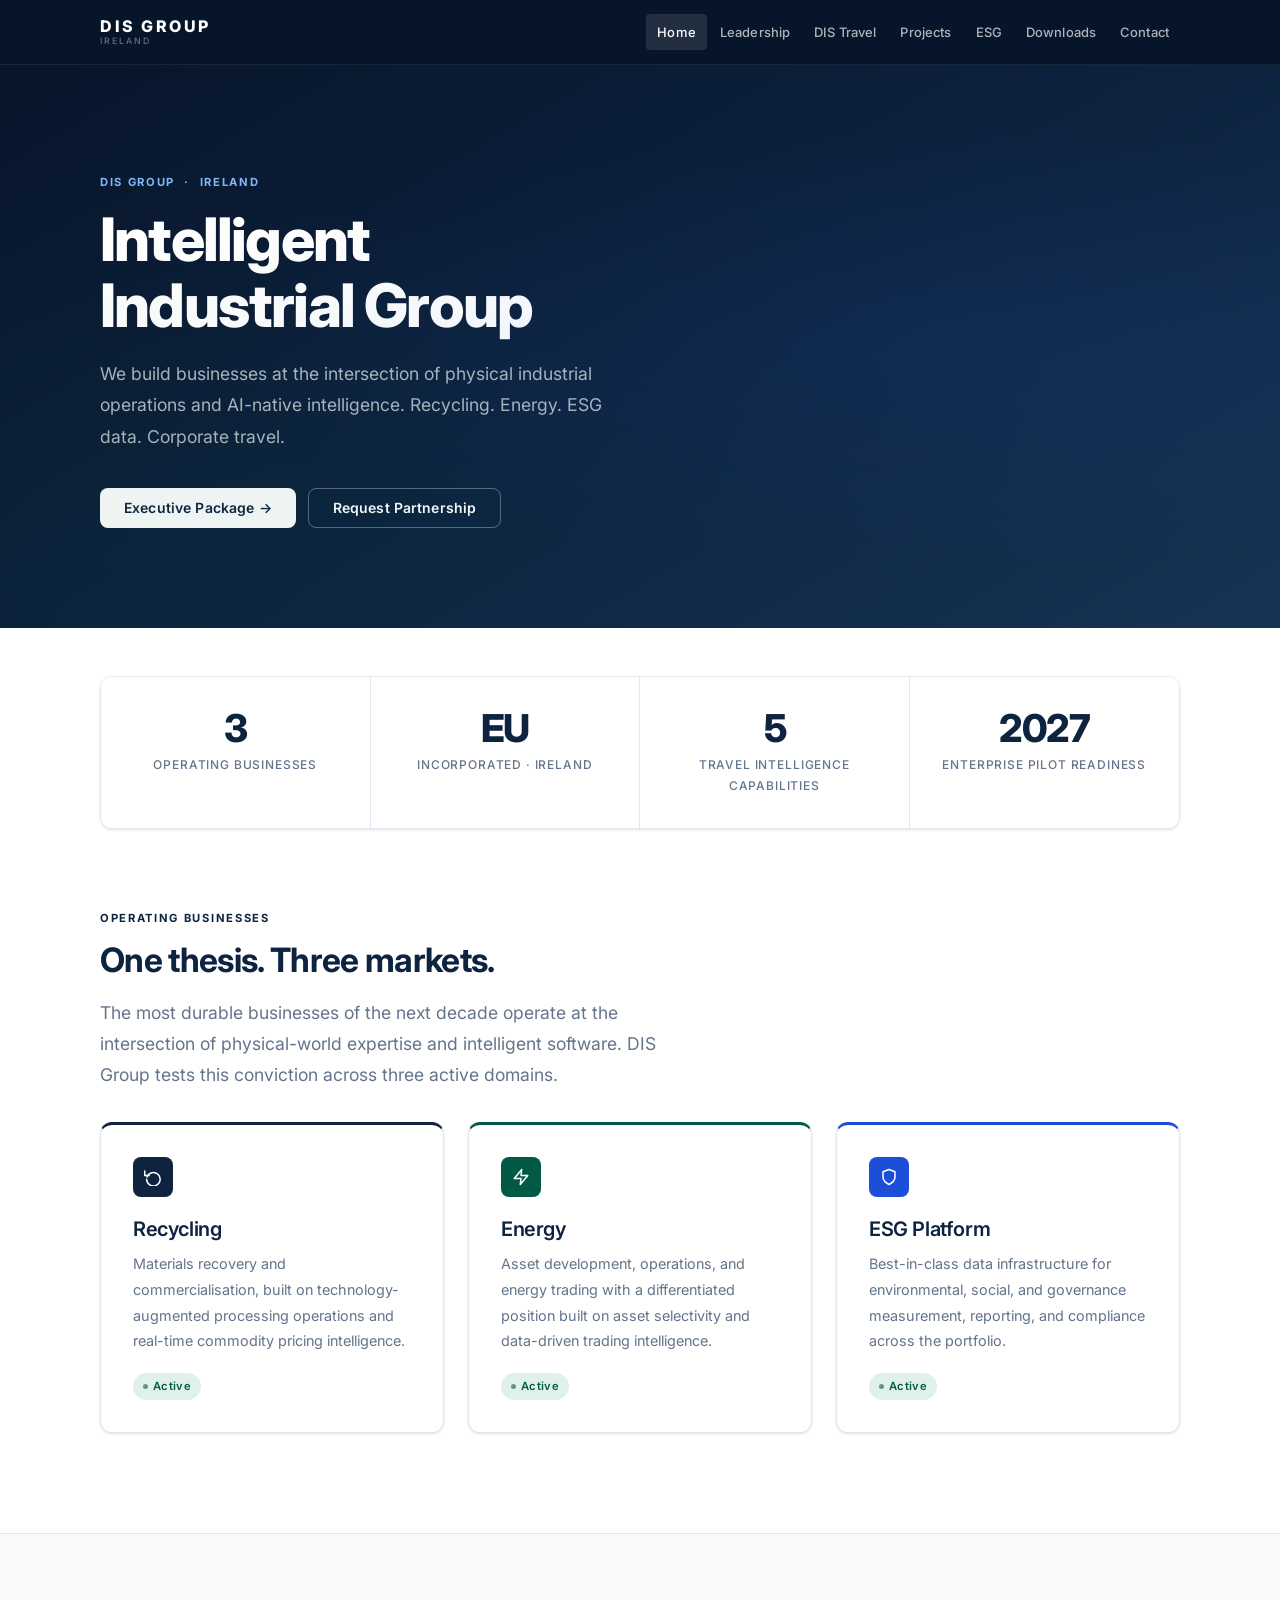
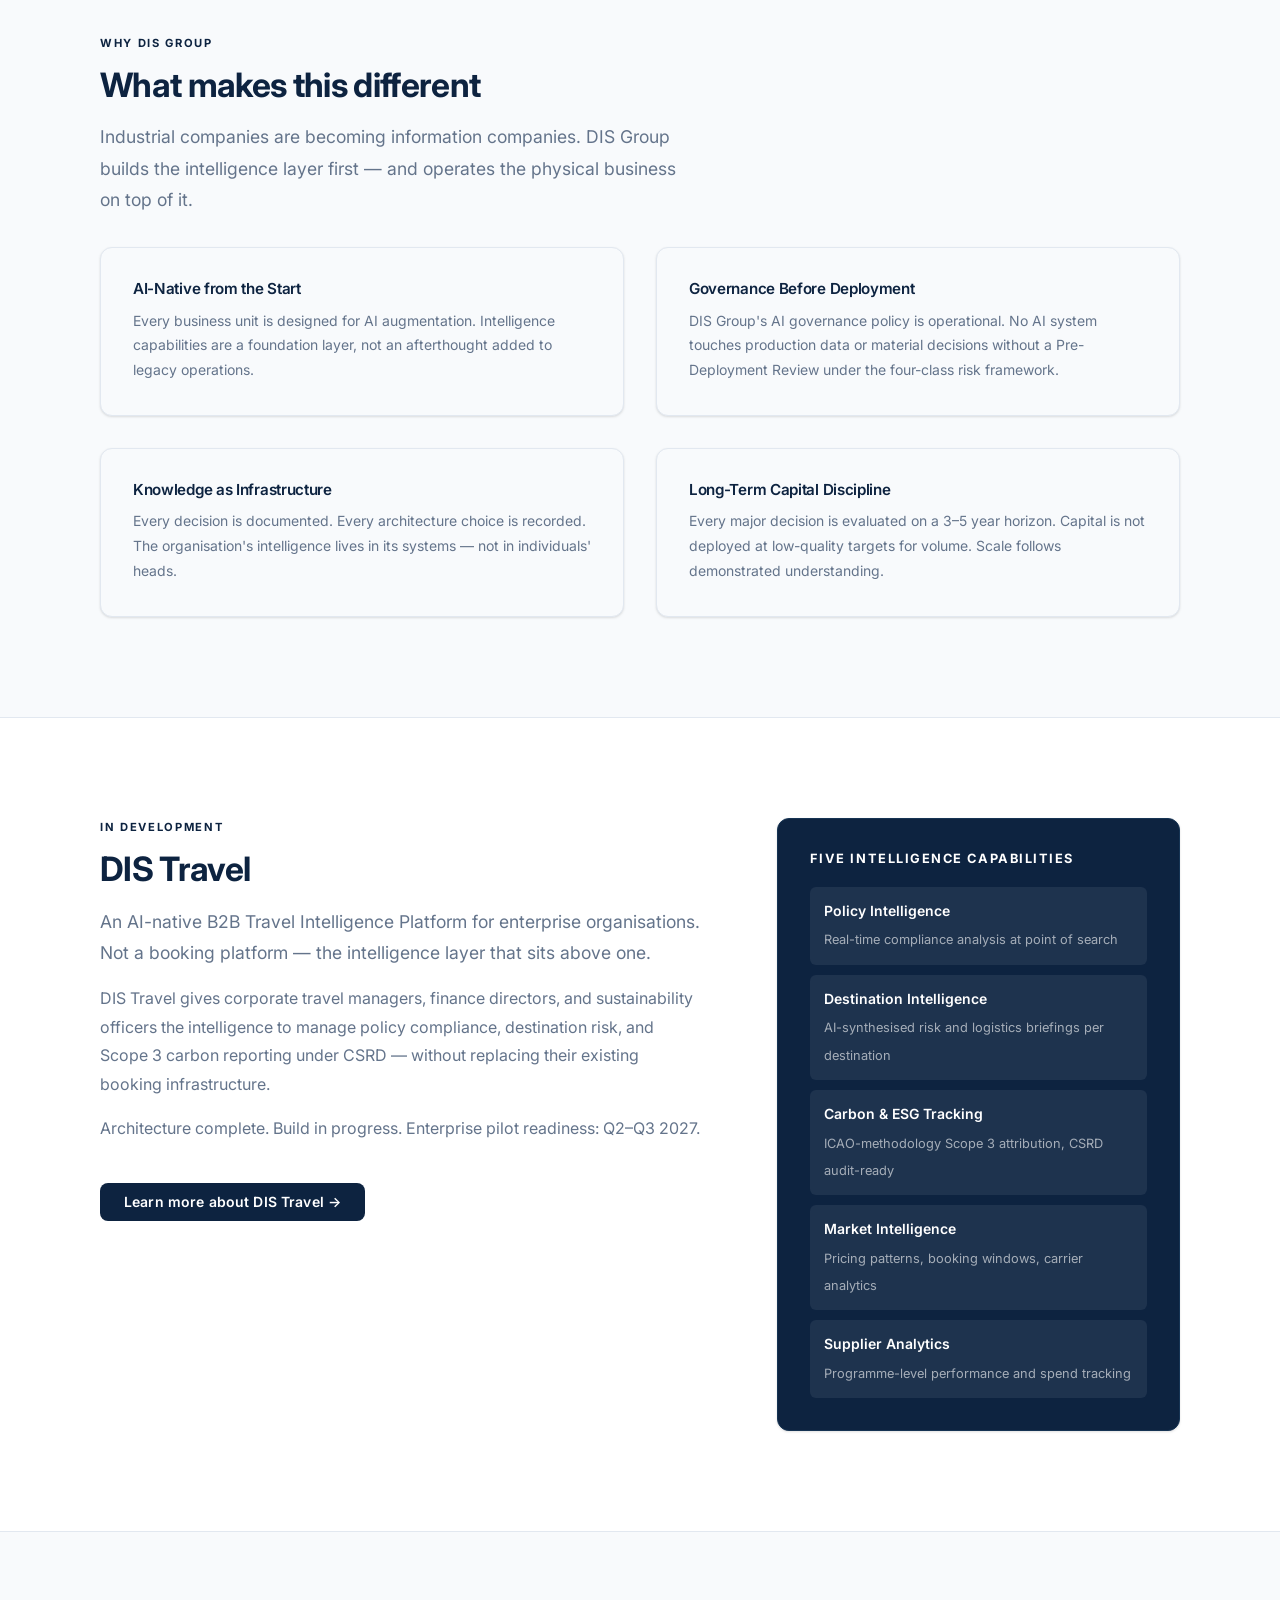
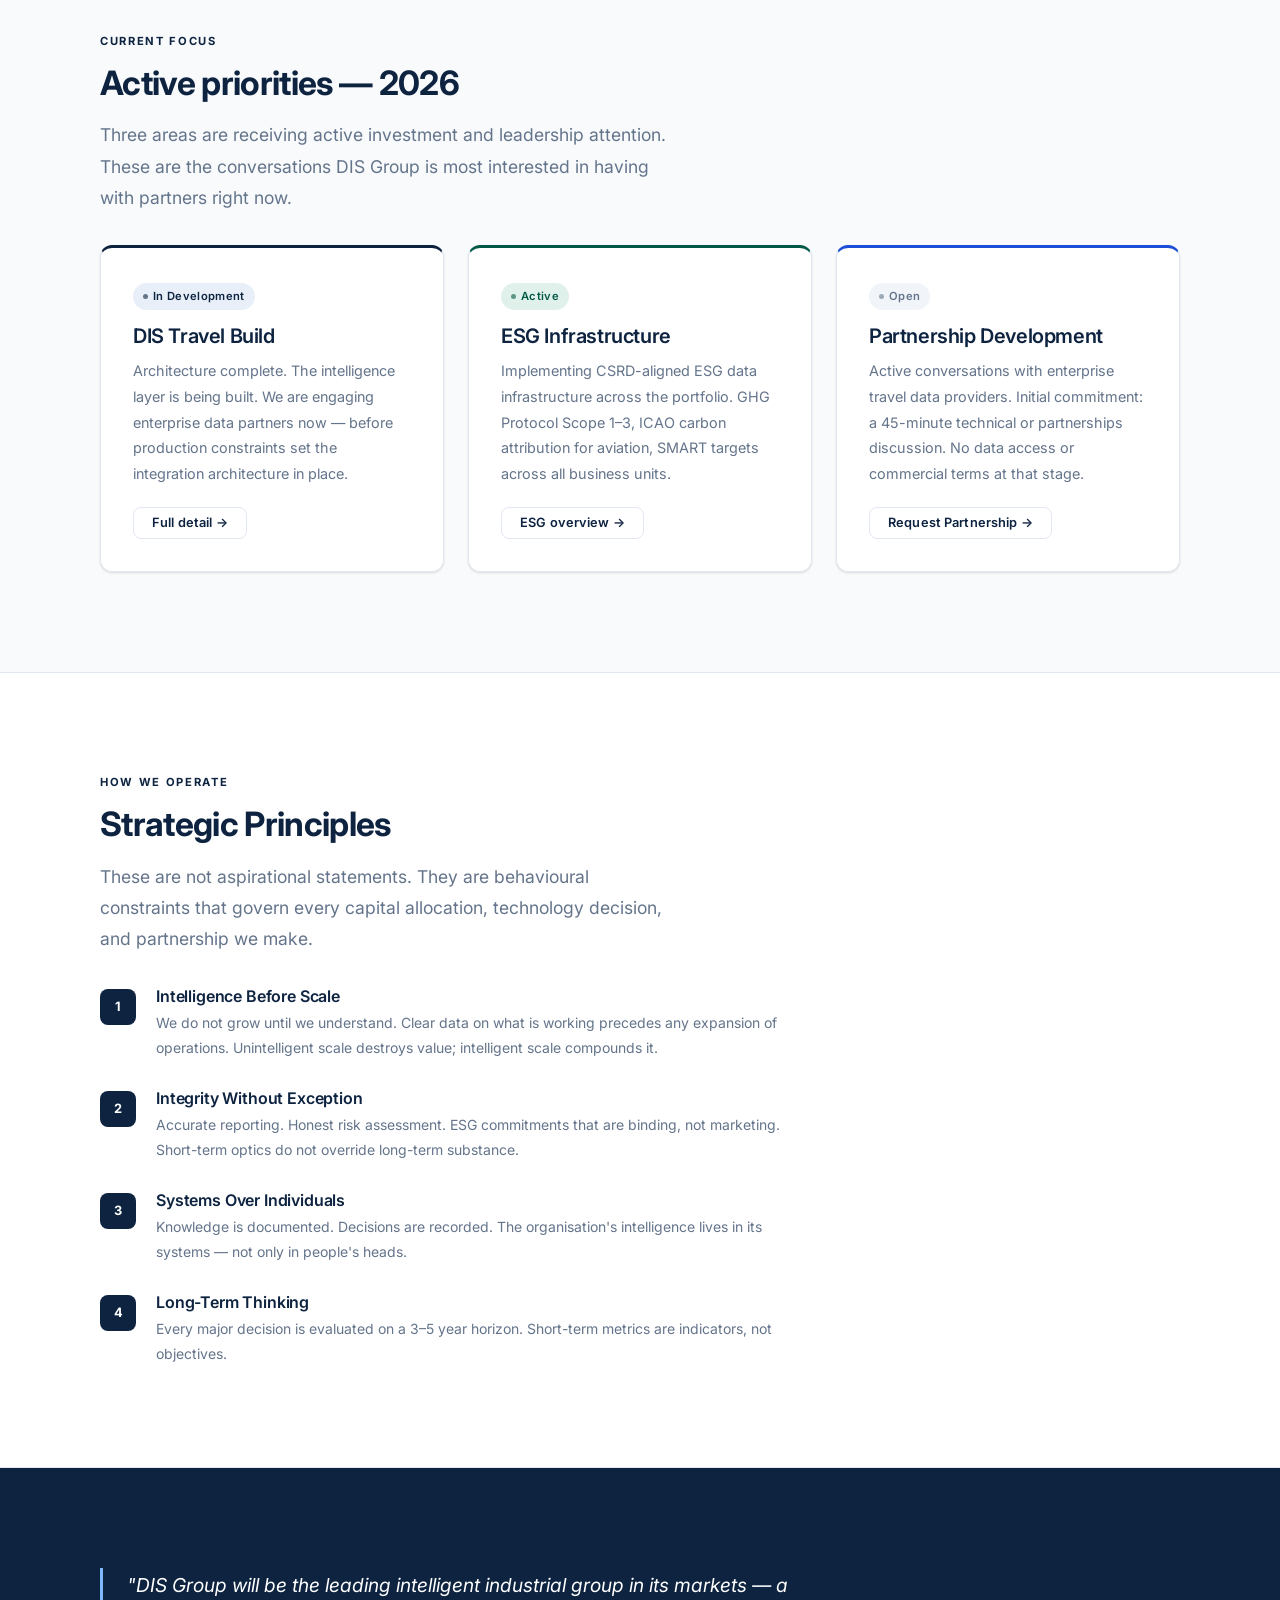
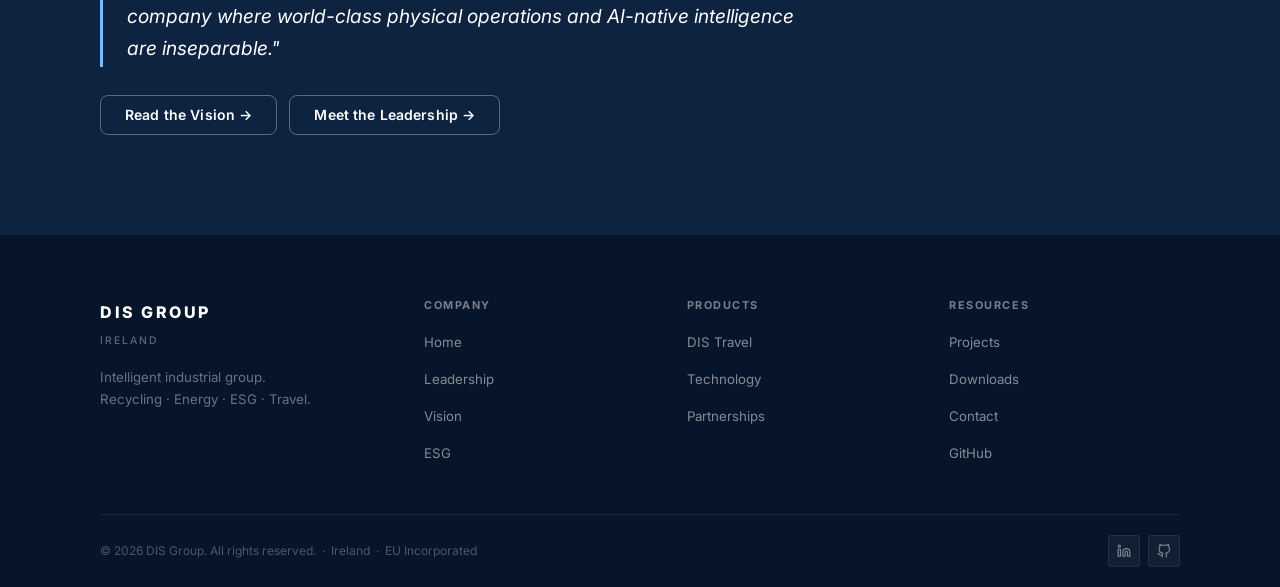
<file: docs/index.html>
<!DOCTYPE html>
<html lang="en">
<head>
  <meta charset="UTF-8">
  <meta name="viewport" content="width=device-width, initial-scale=1.0">
  <title>DIS Group — Intelligent Industrial Group</title>
  <meta name="description" content="DIS Group builds intelligent businesses at the intersection of physical industrial operations and AI-native software. Recycling. Energy. ESG. Corporate travel.">
  <link rel="preconnect" href="https://fonts.googleapis.com">
  <link rel="preconnect" href="https://fonts.gstatic.com" crossorigin>
  <link href="https://fonts.googleapis.com/css2?family=Inter:wght@300;400;500;600;700;800&display=swap" rel="stylesheet">
  <link rel="stylesheet" href="css/style.css">
</head>
<body>

<nav class="nav">
  <div class="container">
    <div class="nav-inner">
      <a href="index.html" class="nav-logo">
        <span class="nav-logo-mark">DIS GROUP</span>
        <span class="nav-logo-sub">Ireland</span>
      </a>
      <input type="checkbox" id="nav-toggle" class="nav-toggle-input">
      <label for="nav-toggle" class="nav-hamburger" aria-label="Menu">
        <span></span><span></span><span></span>
      </label>
      <ul class="nav-links">
        <li><a href="index.html" class="active">Home</a></li>
        <li><a href="leadership.html">Leadership</a></li>
        <li><a href="dis-travel.html">DIS Travel</a></li>
        <li><a href="projects.html">Projects</a></li>
        <li><a href="esg.html">ESG</a></li>
        <li><a href="downloads.html">Downloads</a></li>
        <li><a href="contact.html">Contact</a></li>
      </ul>
    </div>
  </div>
</nav>

<!-- ── HERO ── -->
<section class="hero">
  <div class="container">
    <div class="hero-eyebrow eyebrow">DIS Group &nbsp;·&nbsp; Ireland</div>
    <h1 class="display">Intelligent<br>Industrial Group</h1>
    <p class="lead">We build businesses at the intersection of physical industrial operations and AI-native intelligence. Recycling. Energy. ESG data. Corporate travel.</p>
    <div class="hero-actions">
      <a href="resources.html" class="btn btn-primary">Executive Package &rarr;</a>
      <a href="contact.html" class="btn btn-outline">Request Partnership</a>
    </div>
  </div>
</section>

<!-- ── STAT BAR ── -->
<div style="padding: 0 0 80px;">
  <div class="container">
    <div class="stat-strip mt-12">
      <div class="stat-item">
        <div class="stat-number">3</div>
        <div class="stat-label">Operating Businesses</div>
      </div>
      <div class="stat-item">
        <div class="stat-number">EU</div>
        <div class="stat-label">Incorporated · Ireland</div>
      </div>
      <div class="stat-item">
        <div class="stat-number">5</div>
        <div class="stat-label">Travel Intelligence Capabilities</div>
      </div>
      <div class="stat-item">
        <div class="stat-number">2027</div>
        <div class="stat-label">Enterprise Pilot Readiness</div>
      </div>
    </div>
  </div>
</div>

<!-- ── OPERATING BUSINESSES ── -->
<section class="section" style="padding-top: 0;">
  <div class="container">
    <span class="eyebrow">Operating Businesses</span>
    <h2 style="margin-top: 12px;">One thesis. Three markets.</h2>
    <p class="lead" style="max-width: 600px; margin-top: 16px;">The most durable businesses of the next decade operate at the intersection of physical-world expertise and intelligent software. DIS Group tests this conviction across three active domains.</p>

    <div class="grid-3 mt-8">

      <div class="card card-top-navy">
        <div class="icon-chip icon-chip-navy">
          <svg viewBox="0 0 24 24"><polyline points="1 4 1 10 7 10"/><path d="M3.51 15a9 9 0 1 0 .49-3"/></svg>
        </div>
        <h3>Recycling</h3>
        <p>Materials recovery and commercialisation, built on technology-augmented processing operations and real-time commodity pricing intelligence.</p>
        <div style="margin-top: 16px;"><span class="badge badge-green">Active</span></div>
      </div>

      <div class="card card-top-green">
        <div class="icon-chip icon-chip-green">
          <svg viewBox="0 0 24 24"><polygon points="13 2 3 14 12 14 11 22 21 10 12 10 13 2"/></svg>
        </div>
        <h3>Energy</h3>
        <p>Asset development, operations, and energy trading with a differentiated position built on asset selectivity and data-driven trading intelligence.</p>
        <div style="margin-top: 16px;"><span class="badge badge-green">Active</span></div>
      </div>

      <div class="card card-top-blue">
        <div class="icon-chip icon-chip-blue">
          <svg viewBox="0 0 24 24"><path d="M12 22s8-4 8-10V5l-8-3-8 3v7c0 6 8 10 8 10z"/></svg>
        </div>
        <h3>ESG Platform</h3>
        <p>Best-in-class data infrastructure for environmental, social, and governance measurement, reporting, and compliance across the portfolio.</p>
        <div style="margin-top: 16px;"><span class="badge badge-green">Active</span></div>
      </div>

    </div>
  </div>
</section>

<hr class="divider">

<!-- ── WHY DIS GROUP ── -->
<section class="section section-alt">
  <div class="container">
    <span class="eyebrow">Why DIS Group</span>
    <h2 style="margin-top: 12px;">What makes this different</h2>
    <p class="lead" style="max-width: 600px; margin-top: 16px;">Industrial companies are becoming information companies. DIS Group builds the intelligence layer first — and operates the physical business on top of it.</p>

    <div class="grid-2 mt-8">

      <div class="card card-alt">
        <h3 style="font-size: 0.95rem;">AI-Native from the Start</h3>
        <p style="font-size: 0.875rem; margin-top: 6px;">Every business unit is designed for AI augmentation. Intelligence capabilities are a foundation layer, not an afterthought added to legacy operations.</p>
      </div>

      <div class="card card-alt">
        <h3 style="font-size: 0.95rem;">Governance Before Deployment</h3>
        <p style="font-size: 0.875rem; margin-top: 6px;">DIS Group's AI governance policy is operational. No AI system touches production data or material decisions without a Pre-Deployment Review under the four-class risk framework.</p>
      </div>

      <div class="card card-alt">
        <h3 style="font-size: 0.95rem;">Knowledge as Infrastructure</h3>
        <p style="font-size: 0.875rem; margin-top: 6px;">Every decision is documented. Every architecture choice is recorded. The organisation's intelligence lives in its systems — not in individuals' heads.</p>
      </div>

      <div class="card card-alt">
        <h3 style="font-size: 0.95rem;">Long-Term Capital Discipline</h3>
        <p style="font-size: 0.875rem; margin-top: 6px;">Every major decision is evaluated on a 3–5 year horizon. Capital is not deployed at low-quality targets for volume. Scale follows demonstrated understanding.</p>
      </div>

    </div>
  </div>
</section>

<hr class="divider">

<!-- ── DIS TRAVEL ── -->
<section class="section">
  <div class="container">
    <div class="split-wide">
      <div>
        <span class="eyebrow">In Development</span>
        <h2 style="margin-top: 12px;">DIS Travel</h2>
        <p class="lead" style="margin-top: 16px;">An AI-native B2B Travel Intelligence Platform for enterprise organisations. Not a booking platform — the intelligence layer that sits above one.</p>
        <p>DIS Travel gives corporate travel managers, finance directors, and sustainability officers the intelligence to manage policy compliance, destination risk, and Scope 3 carbon reporting under CSRD — without replacing their existing booking infrastructure.</p>
        <p>Architecture complete. Build in progress. Enterprise pilot readiness: Q2–Q3 2027.</p>
        <a href="dis-travel.html" class="btn btn-navy" style="margin-top: 24px;">Learn more about DIS Travel &rarr;</a>
      </div>
      <div>
        <div class="card" style="background: var(--navy); border-color: var(--navy-mid);">
          <h3 style="color: white; font-size: 0.8rem; letter-spacing: 0.12em; text-transform: uppercase; font-weight: 700; margin-bottom: 20px;">Five Intelligence Capabilities</h3>
          <div style="display: flex; flex-direction: column; gap: 10px;">
            <div style="padding: 12px 14px; background: rgba(255,255,255,0.07); border-radius: 6px;">
              <strong style="color: white; display: block; font-size: 0.875rem; margin-bottom: 3px;">Policy Intelligence</strong>
              <span style="font-size: 0.8rem; color: rgba(255,255,255,0.6);">Real-time compliance analysis at point of search</span>
            </div>
            <div style="padding: 12px 14px; background: rgba(255,255,255,0.07); border-radius: 6px;">
              <strong style="color: white; display: block; font-size: 0.875rem; margin-bottom: 3px;">Destination Intelligence</strong>
              <span style="font-size: 0.8rem; color: rgba(255,255,255,0.6);">AI-synthesised risk and logistics briefings per destination</span>
            </div>
            <div style="padding: 12px 14px; background: rgba(255,255,255,0.07); border-radius: 6px;">
              <strong style="color: white; display: block; font-size: 0.875rem; margin-bottom: 3px;">Carbon &amp; ESG Tracking</strong>
              <span style="font-size: 0.8rem; color: rgba(255,255,255,0.6);">ICAO-methodology Scope 3 attribution, CSRD audit-ready</span>
            </div>
            <div style="padding: 12px 14px; background: rgba(255,255,255,0.07); border-radius: 6px;">
              <strong style="color: white; display: block; font-size: 0.875rem; margin-bottom: 3px;">Market Intelligence</strong>
              <span style="font-size: 0.8rem; color: rgba(255,255,255,0.6);">Pricing patterns, booking windows, carrier analytics</span>
            </div>
            <div style="padding: 12px 14px; background: rgba(255,255,255,0.07); border-radius: 6px;">
              <strong style="color: white; display: block; font-size: 0.875rem; margin-bottom: 3px;">Supplier Analytics</strong>
              <span style="font-size: 0.8rem; color: rgba(255,255,255,0.6);">Programme-level performance and spend tracking</span>
            </div>
          </div>
        </div>
      </div>
    </div>
  </div>
</section>

<hr class="divider">

<!-- ── CURRENT FOCUS ── -->
<section class="section section-alt">
  <div class="container">
    <span class="eyebrow">Current Focus</span>
    <h2 style="margin-top: 12px;">Active priorities — 2026</h2>
    <p class="lead" style="max-width: 580px; margin-top: 16px;">Three areas are receiving active investment and leadership attention. These are the conversations DIS Group is most interested in having with partners right now.</p>

    <div class="grid-3 mt-8">

      <div class="card card-top-navy">
        <div style="margin-bottom: 14px;"><span class="badge badge-navy">In Development</span></div>
        <h3>DIS Travel Build</h3>
        <p>Architecture complete. The intelligence layer is being built. We are engaging enterprise data partners now — before production constraints set the integration architecture in place.</p>
        <div style="margin-top: 20px;">
          <a href="dis-travel.html" class="btn btn-ghost btn-sm">Full detail &rarr;</a>
        </div>
      </div>

      <div class="card card-top-green">
        <div style="margin-bottom: 14px;"><span class="badge badge-green">Active</span></div>
        <h3>ESG Infrastructure</h3>
        <p>Implementing CSRD-aligned ESG data infrastructure across the portfolio. GHG Protocol Scope 1–3, ICAO carbon attribution for aviation, SMART targets across all business units.</p>
        <div style="margin-top: 20px;">
          <a href="esg.html" class="btn btn-ghost btn-sm">ESG overview &rarr;</a>
        </div>
      </div>

      <div class="card card-top-blue">
        <div style="margin-bottom: 14px;"><span class="badge badge-gray">Open</span></div>
        <h3>Partnership Development</h3>
        <p>Active conversations with enterprise travel data providers. Initial commitment: a 45-minute technical or partnerships discussion. No data access or commercial terms at that stage.</p>
        <div style="margin-top: 20px;">
          <a href="contact.html" class="btn btn-ghost btn-sm">Request Partnership &rarr;</a>
        </div>
      </div>

    </div>
  </div>
</section>

<hr class="divider">

<!-- ── STRATEGIC PRINCIPLES ── -->
<section class="section">
  <div class="container">
    <span class="eyebrow">How We Operate</span>
    <h2 style="margin-top: 12px;">Strategic Principles</h2>
    <p class="lead" style="max-width: 580px; margin-top: 16px;">These are not aspirational statements. They are behavioural constraints that govern every capital allocation, technology decision, and partnership we make.</p>

    <div class="pillar-list mt-8" style="max-width: 700px;">
      <div class="pillar">
        <div class="pillar-num">1</div>
        <div class="pillar-body">
          <h4>Intelligence Before Scale</h4>
          <p>We do not grow until we understand. Clear data on what is working precedes any expansion of operations. Unintelligent scale destroys value; intelligent scale compounds it.</p>
        </div>
      </div>
      <div class="pillar">
        <div class="pillar-num">2</div>
        <div class="pillar-body">
          <h4>Integrity Without Exception</h4>
          <p>Accurate reporting. Honest risk assessment. ESG commitments that are binding, not marketing. Short-term optics do not override long-term substance.</p>
        </div>
      </div>
      <div class="pillar">
        <div class="pillar-num">3</div>
        <div class="pillar-body">
          <h4>Systems Over Individuals</h4>
          <p>Knowledge is documented. Decisions are recorded. The organisation's intelligence lives in its systems — not only in people's heads.</p>
        </div>
      </div>
      <div class="pillar">
        <div class="pillar-num">4</div>
        <div class="pillar-body">
          <h4>Long-Term Thinking</h4>
          <p>Every major decision is evaluated on a 3–5 year horizon. Short-term metrics are indicators, not objectives.</p>
        </div>
      </div>
    </div>
  </div>
</section>

<hr class="divider">

<!-- ── VISION STRIP ── -->
<section class="section section-dark">
  <div class="container">
    <blockquote class="pull" style="border-left-color: #7EB8F7; max-width: 720px;">
      <p style="font-size: 1.2rem; font-style: italic; line-height: 1.65; color: white;">"DIS Group will be the leading intelligent industrial group in its markets — a company where world-class physical operations and AI-native intelligence are inseparable."</p>
    </blockquote>
    <div style="margin-top: 28px; display: flex; gap: 12px; flex-wrap: wrap;">
      <a href="vision.html" class="btn btn-outline">Read the Vision &rarr;</a>
      <a href="leadership.html" class="btn btn-outline">Meet the Leadership &rarr;</a>
    </div>
  </div>
</section>

<footer>
  <div class="container">
    <div class="footer-top">
      <div>
        <div class="footer-brand-mark">DIS GROUP</div>
        <div class="footer-brand-sub">Ireland</div>
        <p class="footer-desc">Intelligent industrial group. Recycling · Energy · ESG · Travel.</p>
      </div>
      <div class="footer-nav">
        <div class="footer-nav-col">
          <h5>Company</h5>
          <ul>
            <li><a href="index.html">Home</a></li>
            <li><a href="leadership.html">Leadership</a></li>
            <li><a href="vision.html">Vision</a></li>
            <li><a href="esg.html">ESG</a></li>
          </ul>
        </div>
        <div class="footer-nav-col">
          <h5>Products</h5>
          <ul>
            <li><a href="dis-travel.html">DIS Travel</a></li>
            <li><a href="technology.html">Technology</a></li>
            <li><a href="partnerships.html">Partnerships</a></li>
          </ul>
        </div>
        <div class="footer-nav-col">
          <h5>Resources</h5>
          <ul>
            <li><a href="projects.html">Projects</a></li>
            <li><a href="downloads.html">Downloads</a></li>
            <li><a href="contact.html">Contact</a></li>
            <li><a href="https://github.com/Glebhik/DIS-Foundation" target="_blank" rel="noopener">GitHub</a></li>
          </ul>
        </div>
      </div>
    </div>
    <div class="footer-bottom">
      <span class="footer-bottom-left">&copy; 2026 DIS Group. All rights reserved. &nbsp;&middot;&nbsp; Ireland &nbsp;&middot;&nbsp; EU Incorporated</span>
      <div class="footer-social">
        <a href="https://linkedin.com" title="LinkedIn" target="_blank" rel="noopener">
          <svg viewBox="0 0 24 24"><path d="M16 8a6 6 0 0 1 6 6v7h-4v-7a2 2 0 0 0-2-2 2 2 0 0 0-2 2v7h-4v-7a6 6 0 0 1 6-6z"/><rect x="2" y="9" width="4" height="12"/><circle cx="4" cy="4" r="2"/></svg>
        </a>
        <a href="https://github.com/Glebhik/DIS-Foundation" title="GitHub" target="_blank" rel="noopener">
          <svg viewBox="0 0 24 24"><path d="M9 19c-5 1.5-5-2.5-7-3m14 6v-3.87a3.37 3.37 0 0 0-.94-2.61c3.14-.35 6.44-1.54 6.44-7A5.44 5.44 0 0 0 20 4.77 5.07 5.07 0 0 0 19.91 1S18.73.65 16 2.48a13.38 13.38 0 0 0-7 0C6.27.65 5.09 1 5.09 1A5.07 5.07 0 0 0 5 4.77a5.44 5.44 0 0 0-1.5 3.78c0 5.42 3.3 6.61 6.44 7A3.37 3.37 0 0 0 9 18.13V22"/></svg>
        </a>
      </div>
    </div>
  </div>
</footer>

</body>
</html>
</file>
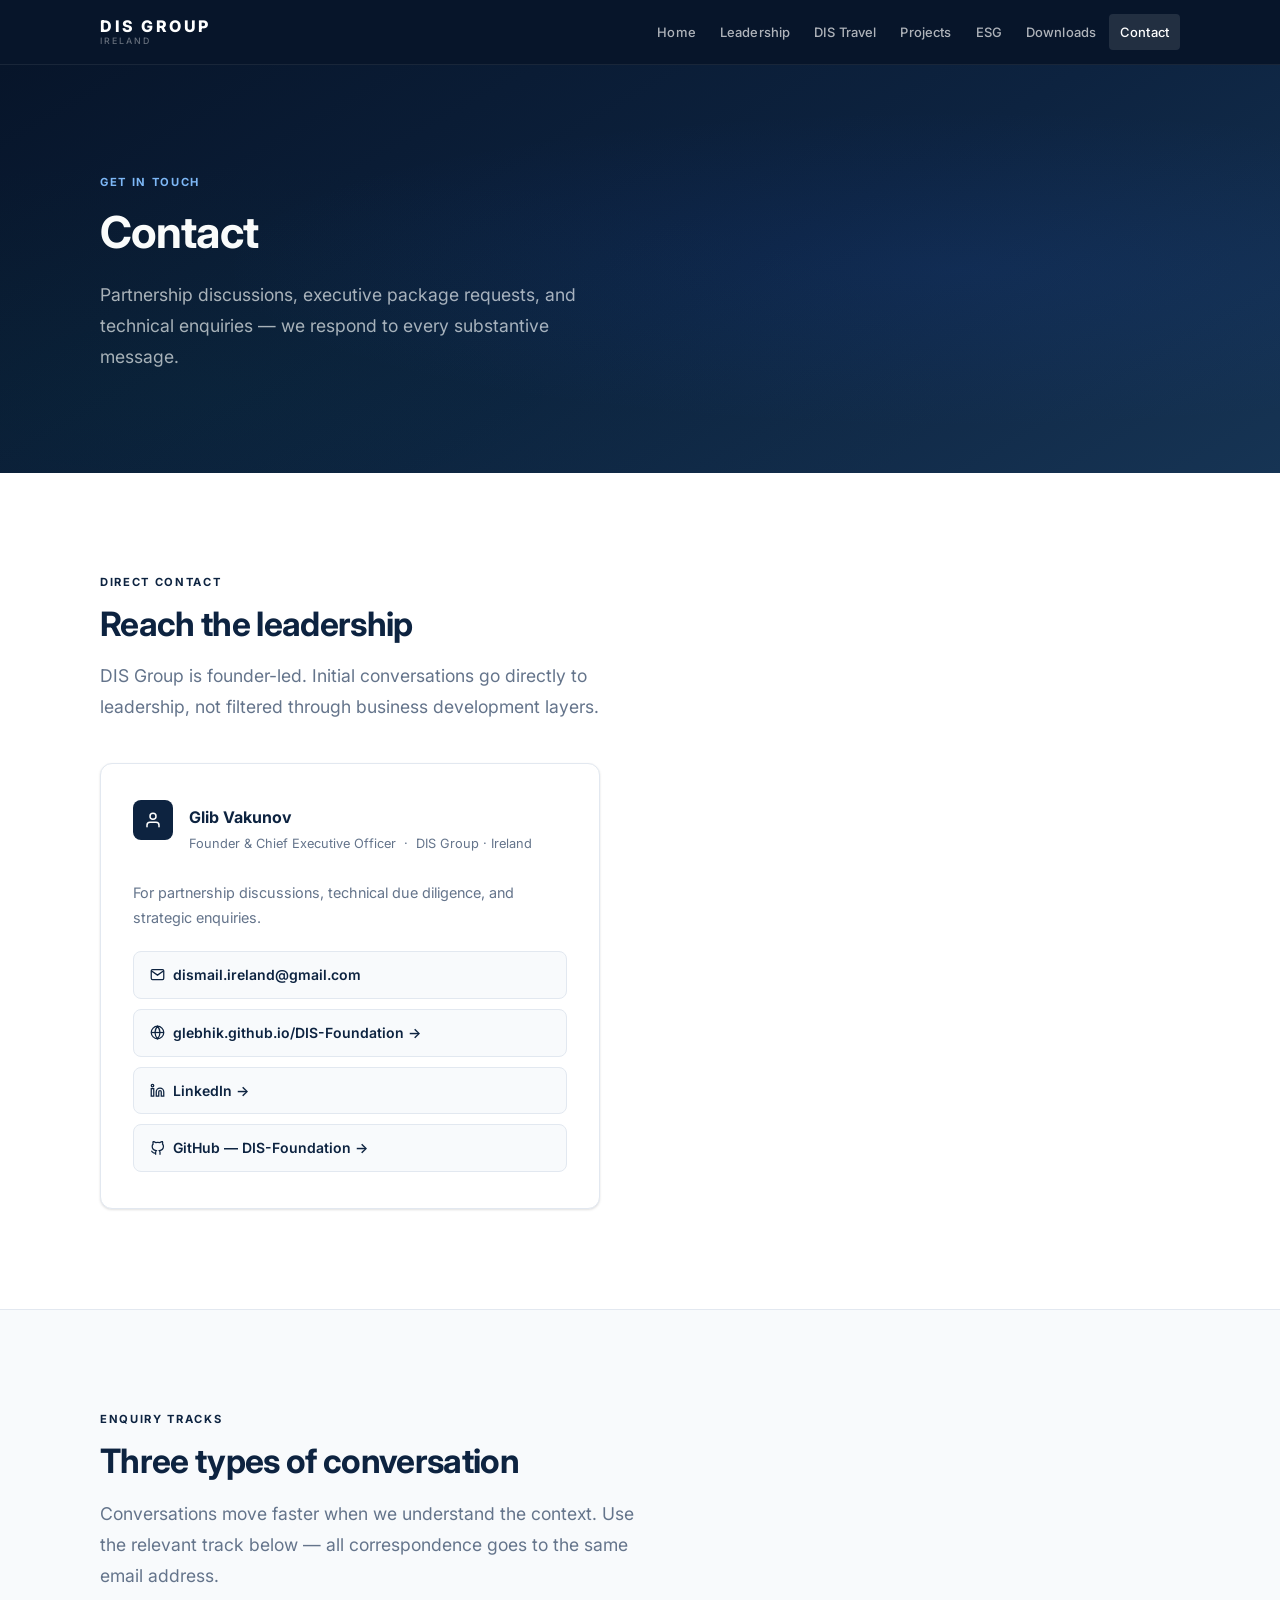
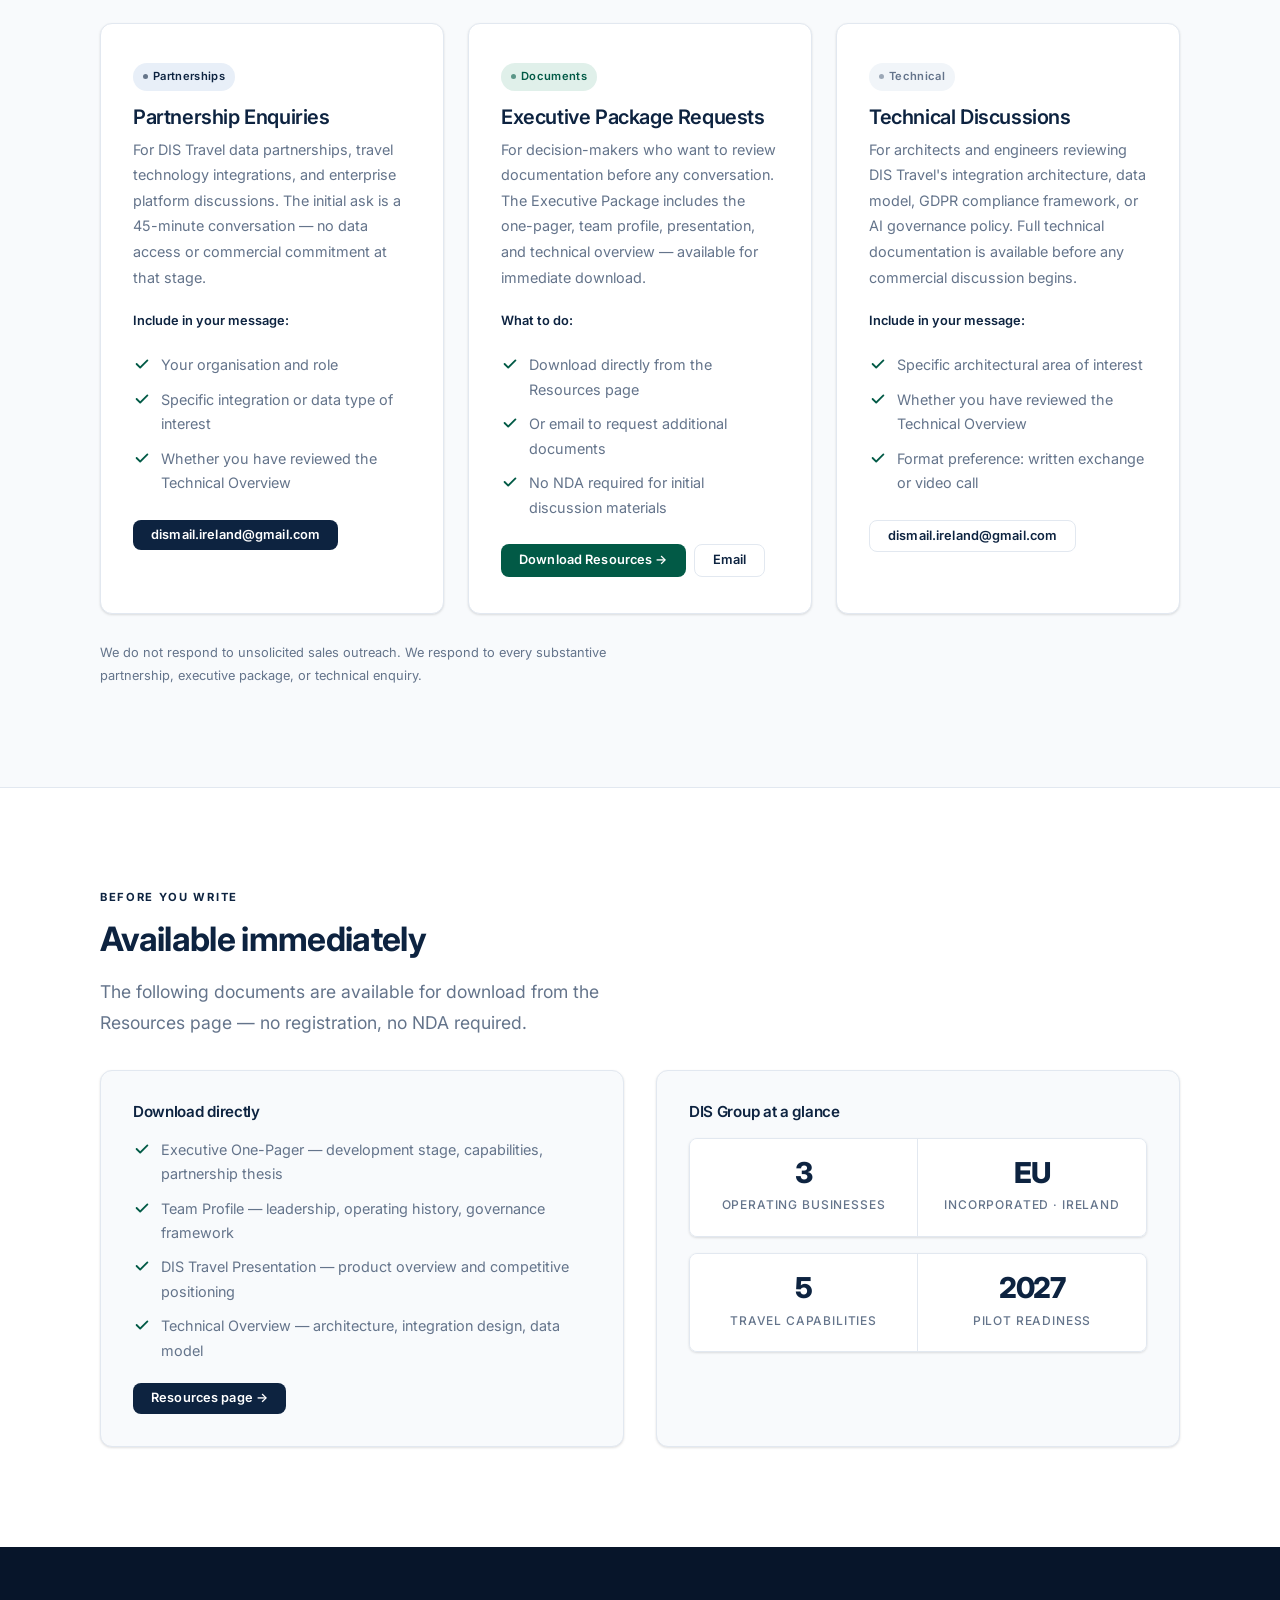
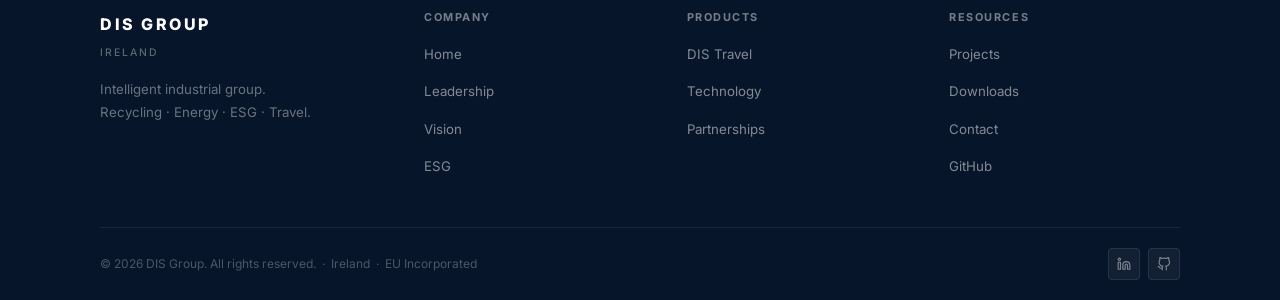
<file: docs/contact.html>
<!DOCTYPE html>
<html lang="en">
<head>
  <meta charset="UTF-8">
  <meta name="viewport" content="width=device-width, initial-scale=1.0">
  <title>Contact — DIS Group</title>
  <meta name="description" content="Contact DIS Group for partnership enquiries, executive package requests, and technical discussions.">
  <link rel="preconnect" href="https://fonts.googleapis.com">
  <link rel="preconnect" href="https://fonts.gstatic.com" crossorigin>
  <link href="https://fonts.googleapis.com/css2?family=Inter:wght@300;400;500;600;700;800&display=swap" rel="stylesheet">
  <link rel="stylesheet" href="css/style.css">
</head>
<body>

<nav class="nav">
  <div class="container">
    <div class="nav-inner">
      <a href="index.html" class="nav-logo">
        <span class="nav-logo-mark">DIS GROUP</span>
        <span class="nav-logo-sub">Ireland</span>
      </a>
      <input type="checkbox" id="nav-toggle" class="nav-toggle-input">
      <label for="nav-toggle" class="nav-hamburger" aria-label="Menu">
        <span></span><span></span><span></span>
      </label>
      <ul class="nav-links">
        <li><a href="index.html">Home</a></li>
        <li><a href="leadership.html">Leadership</a></li>
        <li><a href="dis-travel.html">DIS Travel</a></li>
        <li><a href="projects.html">Projects</a></li>
        <li><a href="esg.html">ESG</a></li>
        <li><a href="downloads.html">Downloads</a></li>
        <li><a href="contact.html" class="active">Contact</a></li>
      </ul>
    </div>
  </div>
</nav>

<!-- ── HERO ── -->
<section class="hero">
  <div class="container">
    <div class="hero-eyebrow eyebrow">Get in Touch</div>
    <h1>Contact</h1>
    <p class="lead">Partnership discussions, executive package requests, and technical enquiries — we respond to every substantive message.</p>
  </div>
</section>

<!-- ── LEADERSHIP CARD ── -->
<section class="section">
  <div class="container">
    <span class="eyebrow">Direct Contact</span>
    <h2 style="margin-top: 12px;">Reach the leadership</h2>
    <p class="lead" style="max-width: 560px; margin-top: 16px;">DIS Group is founder-led. Initial conversations go directly to leadership, not filtered through business development layers.</p>

    <div style="margin-top: 40px; max-width: 500px;">
      <div class="contact-track">
        <div style="display: flex; align-items: center; gap: 16px; margin-bottom: 20px;">
          <div class="icon-chip icon-chip-navy" style="flex-shrink: 0;">
            <svg viewBox="0 0 24 24"><path d="M20 21v-2a4 4 0 0 0-4-4H8a4 4 0 0 0-4 4v2"/><circle cx="12" cy="7" r="4"/></svg>
          </div>
          <div>
            <div style="font-weight: 700; color: var(--navy); font-size: 1rem;">Glib Vakunov</div>
            <div style="font-size: 0.8rem; color: var(--text-muted); margin-top: 2px;">Founder &amp; Chief Executive Officer &nbsp;·&nbsp; DIS Group · Ireland</div>
          </div>
        </div>
        <p>For partnership discussions, technical due diligence, and strategic enquiries.</p>
        <div style="display: flex; flex-direction: column; gap: 10px; margin-top: 20px;">
          <a href="mailto:dismail.ireland@gmail.com" class="contact-email">
            <svg viewBox="0 0 24 24"><path d="M4 4h16c1.1 0 2 .9 2 2v12c0 1.1-.9 2-2 2H4c-1.1 0-2-.9-2-2V6c0-1.1.9-2 2-2z"/><polyline points="22,6 12,13 2,6"/></svg>
            dismail.ireland@gmail.com
          </a>
          <a href="https://glebhik.github.io/DIS-Foundation/" class="contact-email" target="_blank" rel="noopener">
            <svg viewBox="0 0 24 24"><circle cx="12" cy="12" r="10"/><line x1="2" y1="12" x2="22" y2="12"/><path d="M12 2a15.3 15.3 0 0 1 4 10 15.3 15.3 0 0 1-4 10 15.3 15.3 0 0 1-4-10 15.3 15.3 0 0 1 4-10z"/></svg>
            glebhik.github.io/DIS-Foundation &rarr;
          </a>
          <a href="https://linkedin.com" class="contact-email" target="_blank" rel="noopener">
            <svg viewBox="0 0 24 24"><path d="M16 8a6 6 0 0 1 6 6v7h-4v-7a2 2 0 0 0-2-2 2 2 0 0 0-2 2v7h-4v-7a6 6 0 0 1 6-6z"/><rect x="2" y="9" width="4" height="12"/><circle cx="4" cy="4" r="2"/></svg>
            LinkedIn &rarr;
          </a>
          <a href="https://github.com/Glebhik/DIS-Foundation" class="contact-email" target="_blank" rel="noopener">
            <svg viewBox="0 0 24 24"><path d="M9 19c-5 1.5-5-2.5-7-3m14 6v-3.87a3.37 3.37 0 0 0-.94-2.61c3.14-.35 6.44-1.54 6.44-7A5.44 5.44 0 0 0 20 4.77 5.07 5.07 0 0 0 19.91 1S18.73.65 16 2.48a13.38 13.38 0 0 0-7 0C6.27.65 5.09 1 5.09 1A5.07 5.07 0 0 0 5 4.77a5.44 5.44 0 0 0-1.5 3.78c0 5.42 3.3 6.61 6.44 7A3.37 3.37 0 0 0 9 18.13V22"/></svg>
            GitHub — DIS-Foundation &rarr;
          </a>
        </div>
      </div>
    </div>
  </div>
</section>

<hr class="divider">

<!-- ── ENQUIRY TRACKS ── -->
<section class="section section-alt">
  <div class="container">
    <span class="eyebrow">Enquiry Tracks</span>
    <h2 style="margin-top: 12px;">Three types of conversation</h2>
    <p class="lead" style="max-width: 560px; margin-top: 16px;">Conversations move faster when we understand the context. Use the relevant track below — all correspondence goes to the same email address.</p>

    <div class="grid-3 mt-8">

      <div class="contact-track">
        <div style="margin-bottom: 14px;"><span class="badge badge-navy">Partnerships</span></div>
        <h3>Partnership Enquiries</h3>
        <p>For DIS Travel data partnerships, travel technology integrations, and enterprise platform discussions. The initial ask is a 45-minute conversation — no data access or commercial commitment at that stage.</p>
        <p style="font-size: 0.8rem; font-weight: 600; color: var(--navy); margin-top: 12px;">Include in your message:</p>
        <ul class="check-list" style="margin-top: 6px;">
          <li>Your organisation and role</li>
          <li>Specific integration or data type of interest</li>
          <li>Whether you have reviewed the Technical Overview</li>
        </ul>
        <div style="margin-top: 24px;">
          <a href="mailto:dismail.ireland@gmail.com?subject=Partnership Enquiry — DIS Travel" class="btn btn-navy btn-sm">dismail.ireland@gmail.com</a>
        </div>
      </div>

      <div class="contact-track">
        <div style="margin-bottom: 14px;"><span class="badge badge-green">Documents</span></div>
        <h3>Executive Package Requests</h3>
        <p>For decision-makers who want to review documentation before any conversation. The Executive Package includes the one-pager, team profile, presentation, and technical overview — available for immediate download.</p>
        <p style="font-size: 0.8rem; font-weight: 600; color: var(--navy); margin-top: 12px;">What to do:</p>
        <ul class="check-list" style="margin-top: 6px;">
          <li>Download directly from the Resources page</li>
          <li>Or email to request additional documents</li>
          <li>No NDA required for initial discussion materials</li>
        </ul>
        <div style="margin-top: 24px; display: flex; gap: 8px; flex-wrap: wrap;">
          <a href="resources.html" class="btn btn-green btn-sm">Download Resources &rarr;</a>
          <a href="mailto:dismail.ireland@gmail.com?subject=Document Request — DIS Group" class="btn btn-ghost btn-sm">Email</a>
        </div>
      </div>

      <div class="contact-track">
        <div style="margin-bottom: 14px;"><span class="badge badge-gray">Technical</span></div>
        <h3>Technical Discussions</h3>
        <p>For architects and engineers reviewing DIS Travel's integration architecture, data model, GDPR compliance framework, or AI governance policy. Full technical documentation is available before any commercial discussion begins.</p>
        <p style="font-size: 0.8rem; font-weight: 600; color: var(--navy); margin-top: 12px;">Include in your message:</p>
        <ul class="check-list" style="margin-top: 6px;">
          <li>Specific architectural area of interest</li>
          <li>Whether you have reviewed the Technical Overview</li>
          <li>Format preference: written exchange or video call</li>
        </ul>
        <div style="margin-top: 24px;">
          <a href="mailto:dismail.ireland@gmail.com?subject=Technical Discussion — DIS Travel" class="btn btn-ghost btn-sm">dismail.ireland@gmail.com</a>
        </div>
      </div>

    </div>

    <p style="font-size: 0.8rem; color: var(--text-muted); margin-top: 28px; max-width: 560px;">We do not respond to unsolicited sales outreach. We respond to every substantive partnership, executive package, or technical enquiry.</p>
  </div>
</section>

<hr class="divider">

<!-- ── CONTEXT ── -->
<section class="section">
  <div class="container">
    <span class="eyebrow">Before You Write</span>
    <h2 style="margin-top: 12px;">Available immediately</h2>
    <p class="lead" style="max-width: 560px; margin-top: 16px;">The following documents are available for download from the Resources page — no registration, no NDA required.</p>

    <div class="grid-2 mt-8">
      <div class="card card-alt">
        <h3 style="font-size: 0.95rem;">Download directly</h3>
        <ul class="check-list mt-4">
          <li>Executive One-Pager — development stage, capabilities, partnership thesis</li>
          <li>Team Profile — leadership, operating history, governance framework</li>
          <li>DIS Travel Presentation — product overview and competitive positioning</li>
          <li>Technical Overview — architecture, integration design, data model</li>
        </ul>
        <div style="margin-top: 20px;">
          <a href="resources.html" class="btn btn-navy btn-sm">Resources page &rarr;</a>
        </div>
      </div>
      <div class="card card-alt">
        <h3 style="font-size: 0.95rem;">DIS Group at a glance</h3>
        <div class="stat-strip mt-4" style="border-radius: var(--radius);">
          <div class="stat-item" style="padding: 20px 16px;">
            <div class="stat-number" style="font-size: 1.8rem;">3</div>
            <div class="stat-label">Operating Businesses</div>
          </div>
          <div class="stat-item" style="padding: 20px 16px;">
            <div class="stat-number" style="font-size: 1.8rem;">EU</div>
            <div class="stat-label">Incorporated · Ireland</div>
          </div>
        </div>
        <div class="stat-strip mt-4" style="border-radius: var(--radius);">
          <div class="stat-item" style="padding: 20px 16px;">
            <div class="stat-number" style="font-size: 1.8rem;">5</div>
            <div class="stat-label">Travel Capabilities</div>
          </div>
          <div class="stat-item" style="padding: 20px 16px;">
            <div class="stat-number" style="font-size: 1.8rem;">2027</div>
            <div class="stat-label">Pilot Readiness</div>
          </div>
        </div>
      </div>
    </div>
  </div>
</section>

<footer>
  <div class="container">
    <div class="footer-top">
      <div>
        <div class="footer-brand-mark">DIS GROUP</div>
        <div class="footer-brand-sub">Ireland</div>
        <p class="footer-desc">Intelligent industrial group. Recycling · Energy · ESG · Travel.</p>
      </div>
      <div class="footer-nav">
        <div class="footer-nav-col">
          <h5>Company</h5>
          <ul>
            <li><a href="index.html">Home</a></li>
            <li><a href="leadership.html">Leadership</a></li>
            <li><a href="vision.html">Vision</a></li>
            <li><a href="esg.html">ESG</a></li>
          </ul>
        </div>
        <div class="footer-nav-col">
          <h5>Products</h5>
          <ul>
            <li><a href="dis-travel.html">DIS Travel</a></li>
            <li><a href="technology.html">Technology</a></li>
            <li><a href="partnerships.html">Partnerships</a></li>
          </ul>
        </div>
        <div class="footer-nav-col">
          <h5>Resources</h5>
          <ul>
            <li><a href="projects.html">Projects</a></li>
            <li><a href="downloads.html">Downloads</a></li>
            <li><a href="contact.html">Contact</a></li>
            <li><a href="https://github.com/Glebhik/DIS-Foundation" target="_blank" rel="noopener">GitHub</a></li>
          </ul>
        </div>
      </div>
    </div>
    <div class="footer-bottom">
      <span class="footer-bottom-left">&copy; 2026 DIS Group. All rights reserved. &nbsp;&middot;&nbsp; Ireland &nbsp;&middot;&nbsp; EU Incorporated</span>
      <div class="footer-social">
        <a href="https://linkedin.com" title="LinkedIn" target="_blank" rel="noopener">
          <svg viewBox="0 0 24 24"><path d="M16 8a6 6 0 0 1 6 6v7h-4v-7a2 2 0 0 0-2-2 2 2 0 0 0-2 2v7h-4v-7a6 6 0 0 1 6-6z"/><rect x="2" y="9" width="4" height="12"/><circle cx="4" cy="4" r="2"/></svg>
        </a>
        <a href="https://github.com/Glebhik/DIS-Foundation" title="GitHub" target="_blank" rel="noopener">
          <svg viewBox="0 0 24 24"><path d="M9 19c-5 1.5-5-2.5-7-3m14 6v-3.87a3.37 3.37 0 0 0-.94-2.61c3.14-.35 6.44-1.54 6.44-7A5.44 5.44 0 0 0 20 4.77 5.07 5.07 0 0 0 19.91 1S18.73.65 16 2.48a13.38 13.38 0 0 0-7 0C6.27.65 5.09 1 5.09 1A5.07 5.07 0 0 0 5 4.77a5.44 5.44 0 0 0-1.5 3.78c0 5.42 3.3 6.61 6.44 7A3.37 3.37 0 0 0 9 18.13V22"/></svg>
        </a>
      </div>
    </div>
  </div>
</footer>

</body>
</html>
</file>
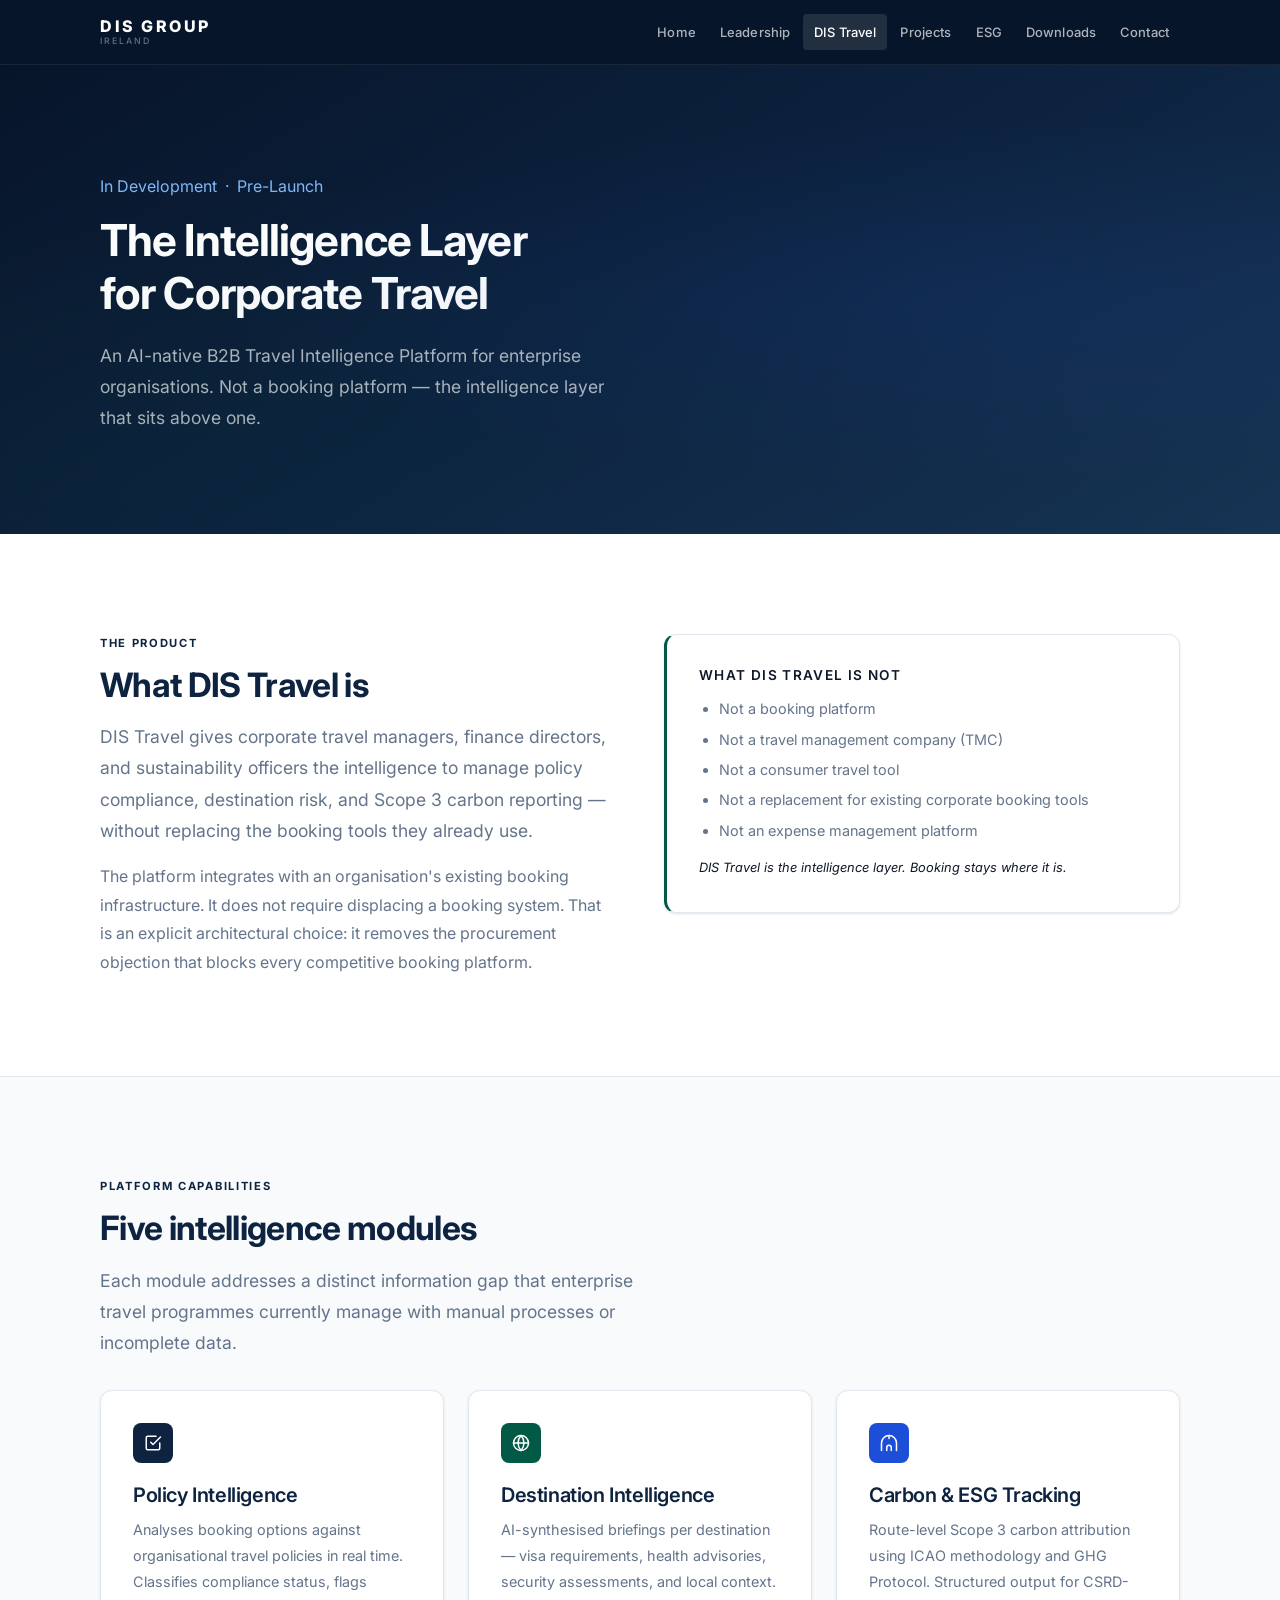
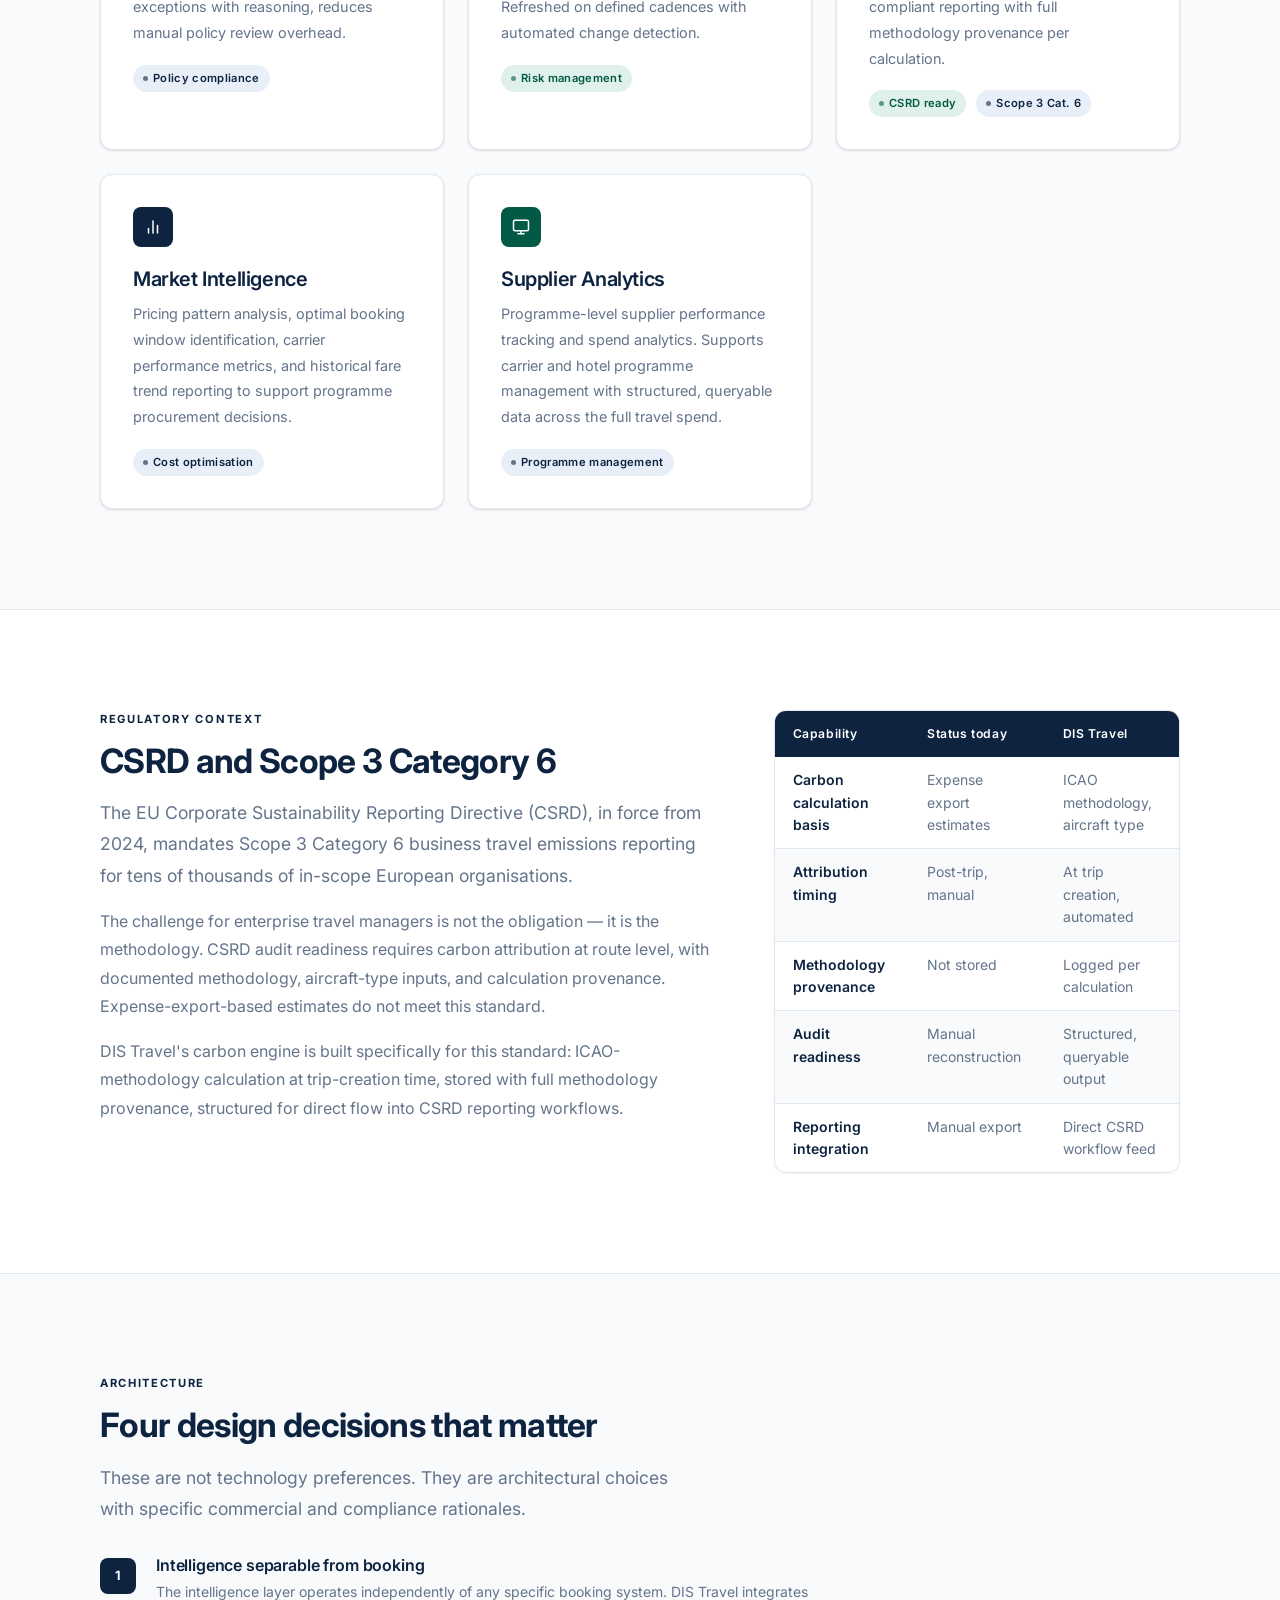
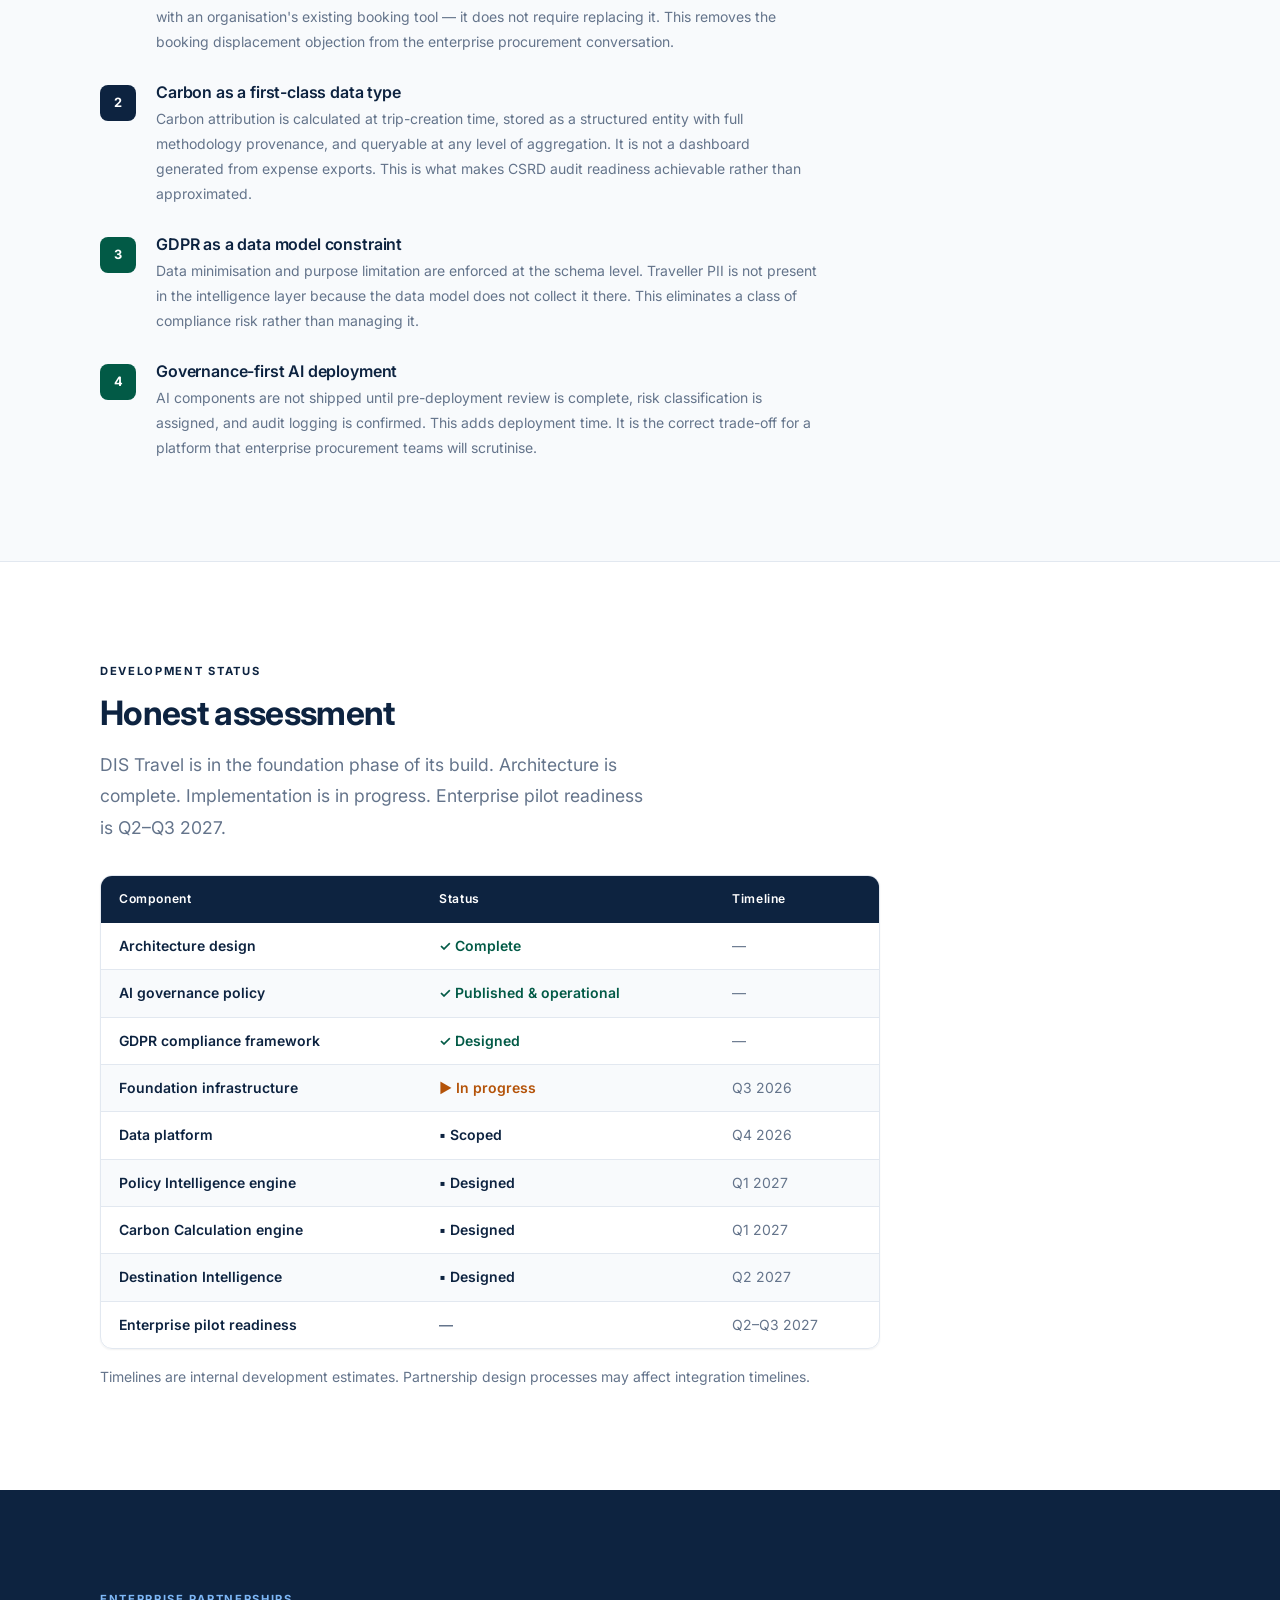
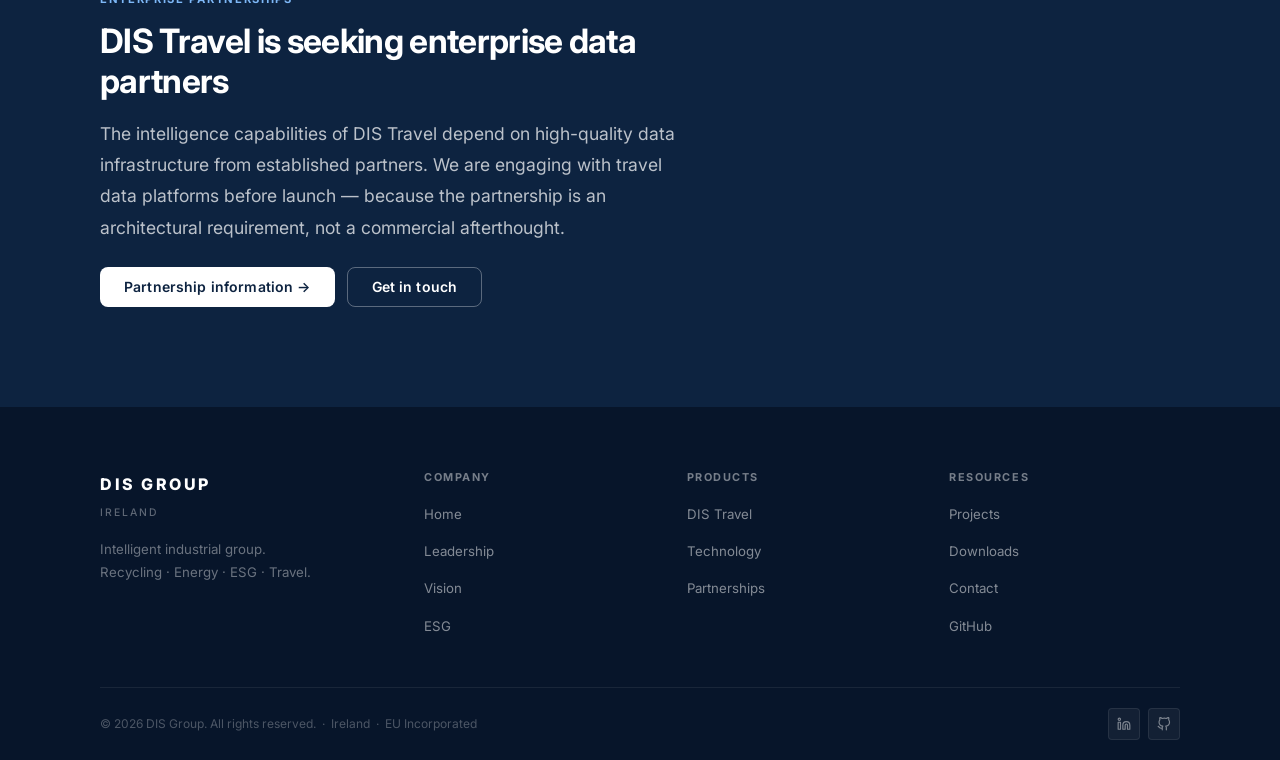
<file: docs/dis-travel.html>
<!DOCTYPE html>
<html lang="en">
<head>
  <meta charset="UTF-8">
  <meta name="viewport" content="width=device-width, initial-scale=1.0">
  <title>DIS Travel — AI-Native Travel Intelligence Platform</title>
  <meta name="description" content="DIS Travel: an AI-native B2B Travel Intelligence Platform for enterprise corporate travel management, policy compliance, and CSRD Scope 3 reporting.">
  <link rel="preconnect" href="https://fonts.googleapis.com">
  <link rel="preconnect" href="https://fonts.gstatic.com" crossorigin>
  <link href="https://fonts.googleapis.com/css2?family=Inter:wght@300;400;500;600;700;800&display=swap" rel="stylesheet">
  <link rel="stylesheet" href="css/style.css">
</head>
<body>

<nav class="nav">
  <div class="container">
    <div class="nav-inner">
      <a href="index.html" class="nav-logo">
        <span class="nav-logo-mark">DIS GROUP</span>
        <span class="nav-logo-sub">Ireland</span>
      </a>
      <input type="checkbox" id="nav-toggle" class="nav-toggle-input">
      <label for="nav-toggle" class="nav-hamburger" aria-label="Menu">
        <span></span><span></span><span></span>
      </label>
      <ul class="nav-links">
        <li><a href="index.html">Home</a></li>
        <li><a href="leadership.html">Leadership</a></li>
        <li><a href="dis-travel.html" class="active">DIS Travel</a></li>
        <li><a href="projects.html">Projects</a></li>
        <li><a href="esg.html">ESG</a></li>
        <li><a href="downloads.html">Downloads</a></li>
        <li><a href="contact.html">Contact</a></li>
      </ul>
    </div>
  </div>
</nav>

<!-- ── HERO ── -->
<section class="hero">
  <div class="container">
    <div class="hero-eyebrow">In Development &nbsp;·&nbsp; Pre-Launch</div>
    <h1>The Intelligence Layer<br>for Corporate Travel</h1>
    <p class="lead">An AI-native B2B Travel Intelligence Platform for enterprise organisations. Not a booking platform — the intelligence layer that sits above one.</p>
  </div>
</section>

<!-- ── WHAT IT IS ── -->
<section class="section">
  <div class="container">
    <div class="two-col">
      <div>
        <span class="section-label">The Product</span>
        <h2 class="mt-xs">What DIS Travel is</h2>
        <p class="lead mt-sm">DIS Travel gives corporate travel managers, finance directors, and sustainability officers the intelligence to manage policy compliance, destination risk, and Scope 3 carbon reporting — without replacing the booking tools they already use.</p>
        <p>The platform integrates with an organisation's existing booking infrastructure. It does not require displacing a booking system. That is an explicit architectural choice: it removes the procurement objection that blocks every competitive booking platform.</p>
      </div>
      <div>
        <div class="card" style="border-left: 3px solid var(--green);">
          <h3 style="font-size:0.85rem; text-transform:uppercase; letter-spacing:0.1em; color:var(--gray-600); margin-bottom:14px;">What DIS Travel is not</h3>
          <ul class="bullets">
            <li>Not a booking platform</li>
            <li>Not a travel management company (TMC)</li>
            <li>Not a consumer travel tool</li>
            <li>Not a replacement for existing corporate booking tools</li>
            <li>Not an expense management platform</li>
          </ul>
          <p style="font-size:0.8rem; margin-top:14px; color:var(--gray-600); font-style:italic;">DIS Travel is the intelligence layer. Booking stays where it is.</p>
        </div>
      </div>
    </div>
  </div>
</section>

<hr class="divider">

<!-- ── CAPABILITIES ── -->
<section class="section section-alt">
  <div class="container">
    <span class="section-label">Platform Capabilities</span>
    <h2 class="mt-xs">Five intelligence modules</h2>
    <p class="lead mt-sm" style="max-width:580px;">Each module addresses a distinct information gap that enterprise travel programmes currently manage with manual processes or incomplete data.</p>

    <div class="card-grid mt-md">

      <div class="card">
        <div class="card-icon">
          <svg viewBox="0 0 24 24"><path d="M9 11l3 3L22 4"/><path d="M21 12v7a2 2 0 0 1-2 2H5a2 2 0 0 1-2-2V5a2 2 0 0 1 2-2h11"/></svg>
        </div>
        <h3>Policy Intelligence</h3>
        <p>Analyses booking options against organisational travel policies in real time. Classifies compliance status, flags exceptions with reasoning, reduces manual policy review overhead.</p>
        <div style="margin-top:12px;">
          <span class="badge badge-navy">Policy compliance</span>
        </div>
      </div>

      <div class="card">
        <div class="card-icon card-icon-green">
          <svg viewBox="0 0 24 24"><circle cx="12" cy="12" r="10"/><line x1="2" y1="12" x2="22" y2="12"/><path d="M12 2a15.3 15.3 0 0 1 4 10 15.3 15.3 0 0 1-4 10 15.3 15.3 0 0 1-4-10 15.3 15.3 0 0 1 4-10z"/></svg>
        </div>
        <h3>Destination Intelligence</h3>
        <p>AI-synthesised briefings per destination — visa requirements, health advisories, security assessments, and local context. Refreshed on defined cadences with automated change detection.</p>
        <div style="margin-top:12px;">
          <span class="badge badge-green">Risk management</span>
        </div>
      </div>

      <div class="card">
        <div class="card-icon card-icon-blue">
          <svg viewBox="0 0 24 24"><path d="M2 22V12a10 10 0 0 1 20 0v10"/><path d="M15 22v-4a3 3 0 0 0-6 0v4"/><path d="M12 2v4"/></svg>
        </div>
        <h3>Carbon &amp; ESG Tracking</h3>
        <p>Route-level Scope 3 carbon attribution using ICAO methodology and GHG Protocol. Structured output for CSRD-compliant reporting with full methodology provenance per calculation.</p>
        <div style="margin-top:12px;">
          <span class="badge badge-green">CSRD ready</span>
          <span class="badge badge-navy" style="margin-left:6px;">Scope 3 Cat. 6</span>
        </div>
      </div>

      <div class="card">
        <div class="card-icon">
          <svg viewBox="0 0 24 24"><line x1="18" y1="20" x2="18" y2="10"/><line x1="12" y1="20" x2="12" y2="4"/><line x1="6" y1="20" x2="6" y2="14"/></svg>
        </div>
        <h3>Market Intelligence</h3>
        <p>Pricing pattern analysis, optimal booking window identification, carrier performance metrics, and historical fare trend reporting to support programme procurement decisions.</p>
        <div style="margin-top:12px;">
          <span class="badge badge-navy">Cost optimisation</span>
        </div>
      </div>

      <div class="card">
        <div class="card-icon card-icon-green">
          <svg viewBox="0 0 24 24"><rect x="2" y="3" width="20" height="14" rx="2"/><line x1="8" y1="21" x2="16" y2="21"/><line x1="12" y1="17" x2="12" y2="21"/></svg>
        </div>
        <h3>Supplier Analytics</h3>
        <p>Programme-level supplier performance tracking and spend analytics. Supports carrier and hotel programme management with structured, queryable data across the full travel spend.</p>
        <div style="margin-top:12px;">
          <span class="badge badge-navy">Programme management</span>
        </div>
      </div>

    </div>
  </div>
</section>

<hr class="divider">

<!-- ── CSRD ── -->
<section class="section">
  <div class="container">
    <div class="two-col-wide">
      <div>
        <span class="section-label">Regulatory Context</span>
        <h2 class="mt-xs">CSRD and Scope 3 Category 6</h2>
        <p class="lead mt-sm">The EU Corporate Sustainability Reporting Directive (CSRD), in force from 2024, mandates Scope 3 Category 6 business travel emissions reporting for tens of thousands of in-scope European organisations.</p>
        <p>The challenge for enterprise travel managers is not the obligation — it is the methodology. CSRD audit readiness requires carbon attribution at route level, with documented methodology, aircraft-type inputs, and calculation provenance. Expense-export-based estimates do not meet this standard.</p>
        <p>DIS Travel's carbon engine is built specifically for this standard: ICAO-methodology calculation at trip-creation time, stored with full methodology provenance, structured for direct flow into CSRD reporting workflows.</p>
      </div>
      <div>
        <div class="data-table-wrap">
          <table class="data-table">
            <thead>
              <tr><th>Capability</th><th>Status today</th><th>DIS Travel</th></tr>
            </thead>
            <tbody>
              <tr><td>Carbon calculation basis</td><td>Expense export estimates</td><td>ICAO methodology, aircraft type</td></tr>
              <tr><td>Attribution timing</td><td>Post-trip, manual</td><td>At trip creation, automated</td></tr>
              <tr><td>Methodology provenance</td><td>Not stored</td><td>Logged per calculation</td></tr>
              <tr><td>Audit readiness</td><td>Manual reconstruction</td><td>Structured, queryable output</td></tr>
              <tr><td>Reporting integration</td><td>Manual export</td><td>Direct CSRD workflow feed</td></tr>
            </tbody>
          </table>
        </div>
      </div>
    </div>
  </div>
</section>

<hr class="divider">

<!-- ── ARCHITECTURE PRINCIPLE ── -->
<section class="section section-alt">
  <div class="container">
    <span class="section-label">Architecture</span>
    <h2 class="mt-xs">Four design decisions that matter</h2>
    <p class="lead mt-sm" style="max-width:600px;">These are not technology preferences. They are architectural choices with specific commercial and compliance rationales.</p>

    <div class="pillar-list mt-md" style="max-width:720px;">
      <div class="pillar">
        <div class="pillar-number">1</div>
        <div class="pillar-body">
          <h4>Intelligence separable from booking</h4>
          <p>The intelligence layer operates independently of any specific booking system. DIS Travel integrates with an organisation's existing booking tool — it does not require replacing it. This removes the booking displacement objection from the enterprise procurement conversation.</p>
        </div>
      </div>
      <div class="pillar">
        <div class="pillar-number">2</div>
        <div class="pillar-body">
          <h4>Carbon as a first-class data type</h4>
          <p>Carbon attribution is calculated at trip-creation time, stored as a structured entity with full methodology provenance, and queryable at any level of aggregation. It is not a dashboard generated from expense exports. This is what makes CSRD audit readiness achievable rather than approximated.</p>
        </div>
      </div>
      <div class="pillar">
        <div class="pillar-number pillar-number-green">3</div>
        <div class="pillar-body">
          <h4>GDPR as a data model constraint</h4>
          <p>Data minimisation and purpose limitation are enforced at the schema level. Traveller PII is not present in the intelligence layer because the data model does not collect it there. This eliminates a class of compliance risk rather than managing it.</p>
        </div>
      </div>
      <div class="pillar">
        <div class="pillar-number pillar-number-green">4</div>
        <div class="pillar-body">
          <h4>Governance-first AI deployment</h4>
          <p>AI components are not shipped until pre-deployment review is complete, risk classification is assigned, and audit logging is confirmed. This adds deployment time. It is the correct trade-off for a platform that enterprise procurement teams will scrutinise.</p>
        </div>
      </div>
    </div>
  </div>
</section>

<hr class="divider">

<!-- ── STATUS ── -->
<section class="section">
  <div class="container">
    <span class="section-label">Development Status</span>
    <h2 class="mt-xs">Honest assessment</h2>
    <p class="lead mt-sm" style="max-width:560px;">DIS Travel is in the foundation phase of its build. Architecture is complete. Implementation is in progress. Enterprise pilot readiness is Q2–Q3 2027.</p>

    <div class="data-table-wrap mt-md" style="max-width:780px;">
      <table class="data-table">
        <thead>
          <tr><th>Component</th><th>Status</th><th>Timeline</th></tr>
        </thead>
        <tbody>
          <tr><td>Architecture design</td><td><span class="status-complete">&#10003; Complete</span></td><td>—</td></tr>
          <tr><td>AI governance policy</td><td><span class="status-complete">&#10003; Published &amp; operational</span></td><td>—</td></tr>
          <tr><td>GDPR compliance framework</td><td><span class="status-complete">&#10003; Designed</span></td><td>—</td></tr>
          <tr><td>Foundation infrastructure</td><td><span class="status-progress">&#9654; In progress</span></td><td>Q3 2026</td></tr>
          <tr><td>Data platform</td><td><span class="status-designed">&#9642; Scoped</span></td><td>Q4 2026</td></tr>
          <tr><td>Policy Intelligence engine</td><td><span class="status-designed">&#9642; Designed</span></td><td>Q1 2027</td></tr>
          <tr><td>Carbon Calculation engine</td><td><span class="status-designed">&#9642; Designed</span></td><td>Q1 2027</td></tr>
          <tr><td>Destination Intelligence</td><td><span class="status-designed">&#9642; Designed</span></td><td>Q2 2027</td></tr>
          <tr><td>Enterprise pilot readiness</td><td><span class="status-planned">—</span></td><td>Q2–Q3 2027</td></tr>
        </tbody>
      </table>
    </div>
    <p class="text-small text-muted mt-sm">Timelines are internal development estimates. Partnership design processes may affect integration timelines.</p>
  </div>
</section>

<!-- ── PARTNER CTA ── -->
<section class="section section-navy">
  <div class="container">
    <span class="section-label" style="color:#7EB8F7;">Enterprise Partnerships</span>
    <h2 class="mt-xs" style="color:white; max-width:600px;">DIS Travel is seeking enterprise data partners</h2>
    <p class="lead mt-sm" style="color:rgba(255,255,255,0.72); max-width:580px;">The intelligence capabilities of DIS Travel depend on high-quality data infrastructure from established partners. We are engaging with travel data platforms before launch — because the partnership is an architectural requirement, not a commercial afterthought.</p>
    <div style="margin-top:24px; display:flex; gap:12px; flex-wrap:wrap;">
      <a href="partnerships.html" class="btn btn-white">Partnership information &rarr;</a>
      <a href="contact.html" class="btn btn-outline">Get in touch</a>
    </div>
  </div>
</section>

<footer>
  <div class="container">
    <div class="footer-top">
      <div>
        <div class="footer-brand-mark">DIS GROUP</div>
        <div class="footer-brand-sub">Ireland</div>
        <p class="footer-desc">Intelligent industrial group. Recycling · Energy · ESG · Travel.</p>
      </div>
      <div class="footer-nav">
        <div class="footer-nav-col">
          <h5>Company</h5>
          <ul>
            <li><a href="index.html">Home</a></li>
            <li><a href="leadership.html">Leadership</a></li>
            <li><a href="vision.html">Vision</a></li>
            <li><a href="esg.html">ESG</a></li>
          </ul>
        </div>
        <div class="footer-nav-col">
          <h5>Products</h5>
          <ul>
            <li><a href="dis-travel.html">DIS Travel</a></li>
            <li><a href="technology.html">Technology</a></li>
            <li><a href="partnerships.html">Partnerships</a></li>
          </ul>
        </div>
        <div class="footer-nav-col">
          <h5>Resources</h5>
          <ul>
            <li><a href="projects.html">Projects</a></li>
            <li><a href="downloads.html">Downloads</a></li>
            <li><a href="contact.html">Contact</a></li>
            <li><a href="https://github.com/Glebhik/DIS-Foundation" target="_blank" rel="noopener">GitHub</a></li>
          </ul>
        </div>
      </div>
    </div>
    <div class="footer-bottom">
      <span class="footer-bottom-left">&copy; 2026 DIS Group. All rights reserved. &nbsp;&middot;&nbsp; Ireland &nbsp;&middot;&nbsp; EU Incorporated</span>
      <div class="footer-social">
        <a href="https://linkedin.com" title="LinkedIn" target="_blank" rel="noopener">
          <svg viewBox="0 0 24 24"><path d="M16 8a6 6 0 0 1 6 6v7h-4v-7a2 2 0 0 0-2-2 2 2 0 0 0-2 2v7h-4v-7a6 6 0 0 1 6-6z"/><rect x="2" y="9" width="4" height="12"/><circle cx="4" cy="4" r="2"/></svg>
        </a>
        <a href="https://github.com/Glebhik/DIS-Foundation" title="GitHub" target="_blank" rel="noopener">
          <svg viewBox="0 0 24 24"><path d="M9 19c-5 1.5-5-2.5-7-3m14 6v-3.87a3.37 3.37 0 0 0-.94-2.61c3.14-.35 6.44-1.54 6.44-7A5.44 5.44 0 0 0 20 4.77 5.07 5.07 0 0 0 19.91 1S18.73.65 16 2.48a13.38 13.38 0 0 0-7 0C6.27.65 5.09 1 5.09 1A5.07 5.07 0 0 0 5 4.77a5.44 5.44 0 0 0-1.5 3.78c0 5.42 3.3 6.61 6.44 7A3.37 3.37 0 0 0 9 18.13V22"/></svg>
        </a>
      </div>
    </div>
  </div>
</footer>

</body>
</html>
</file>
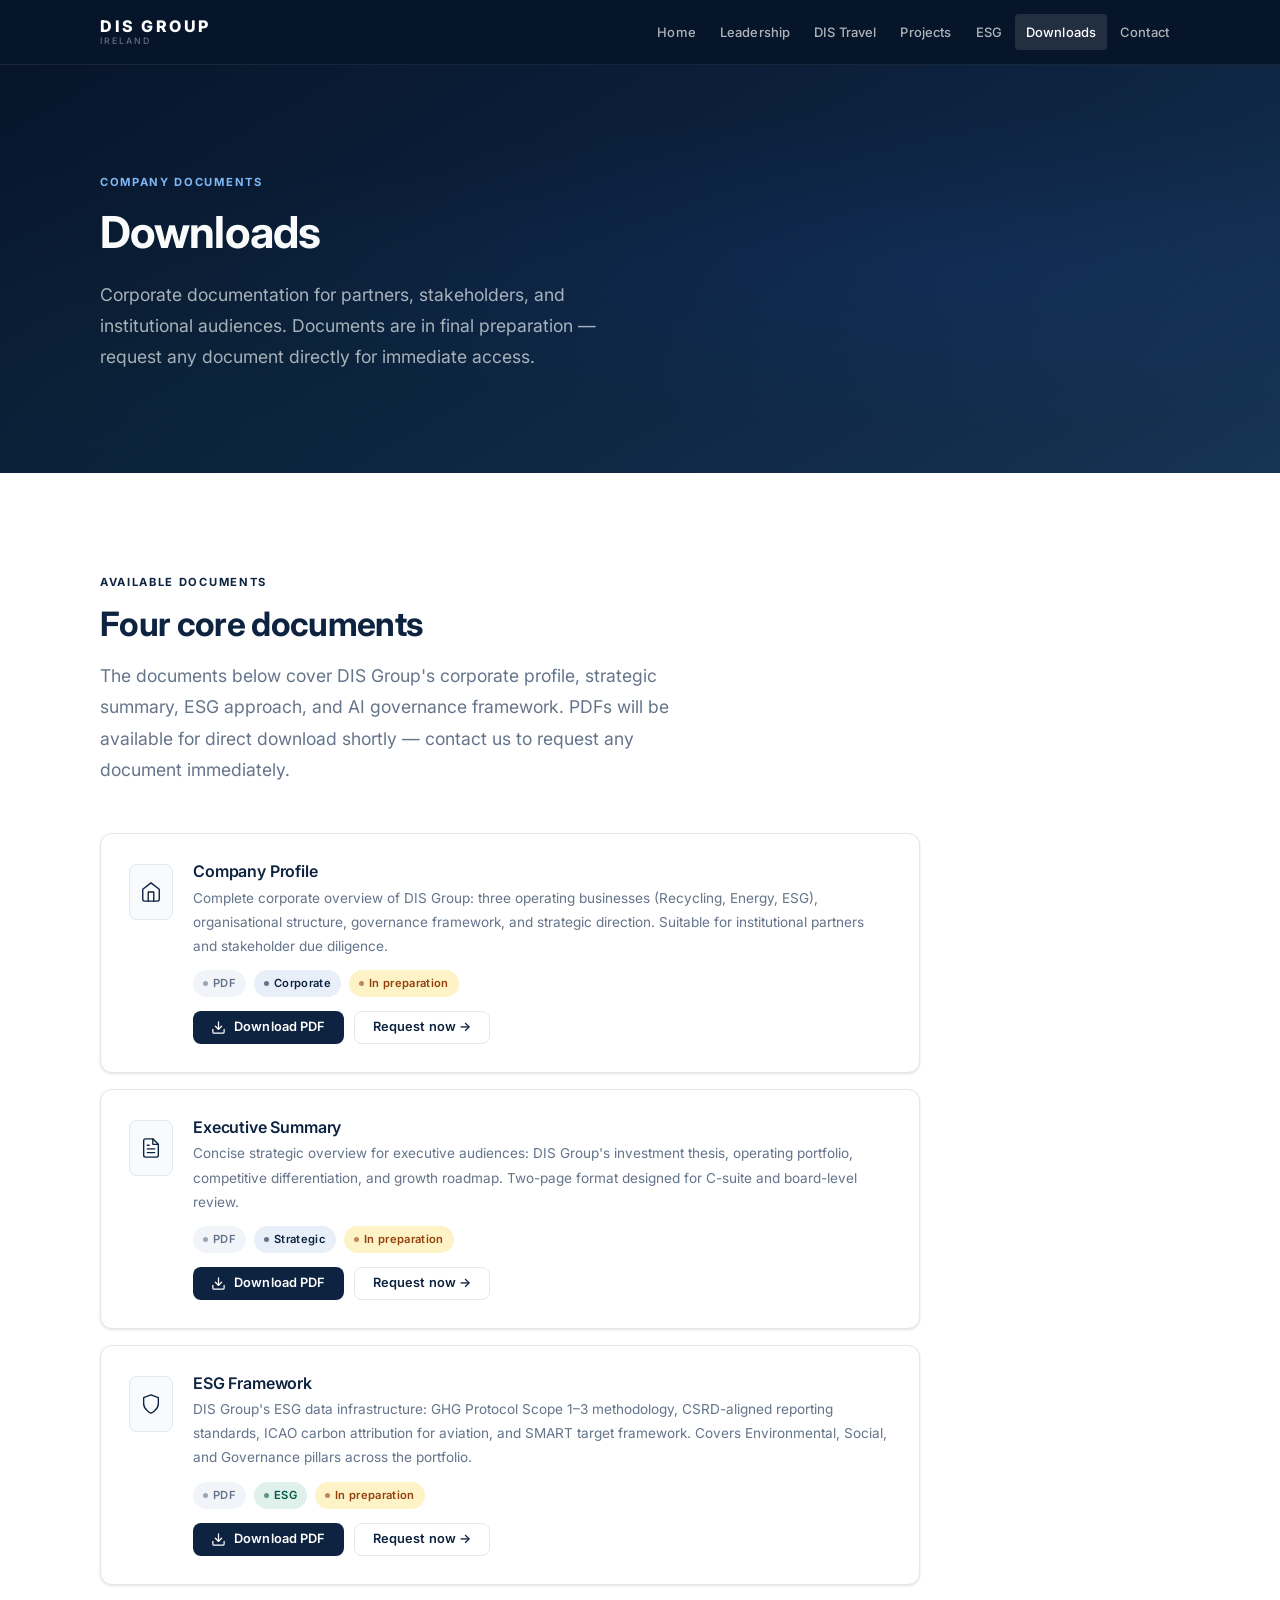
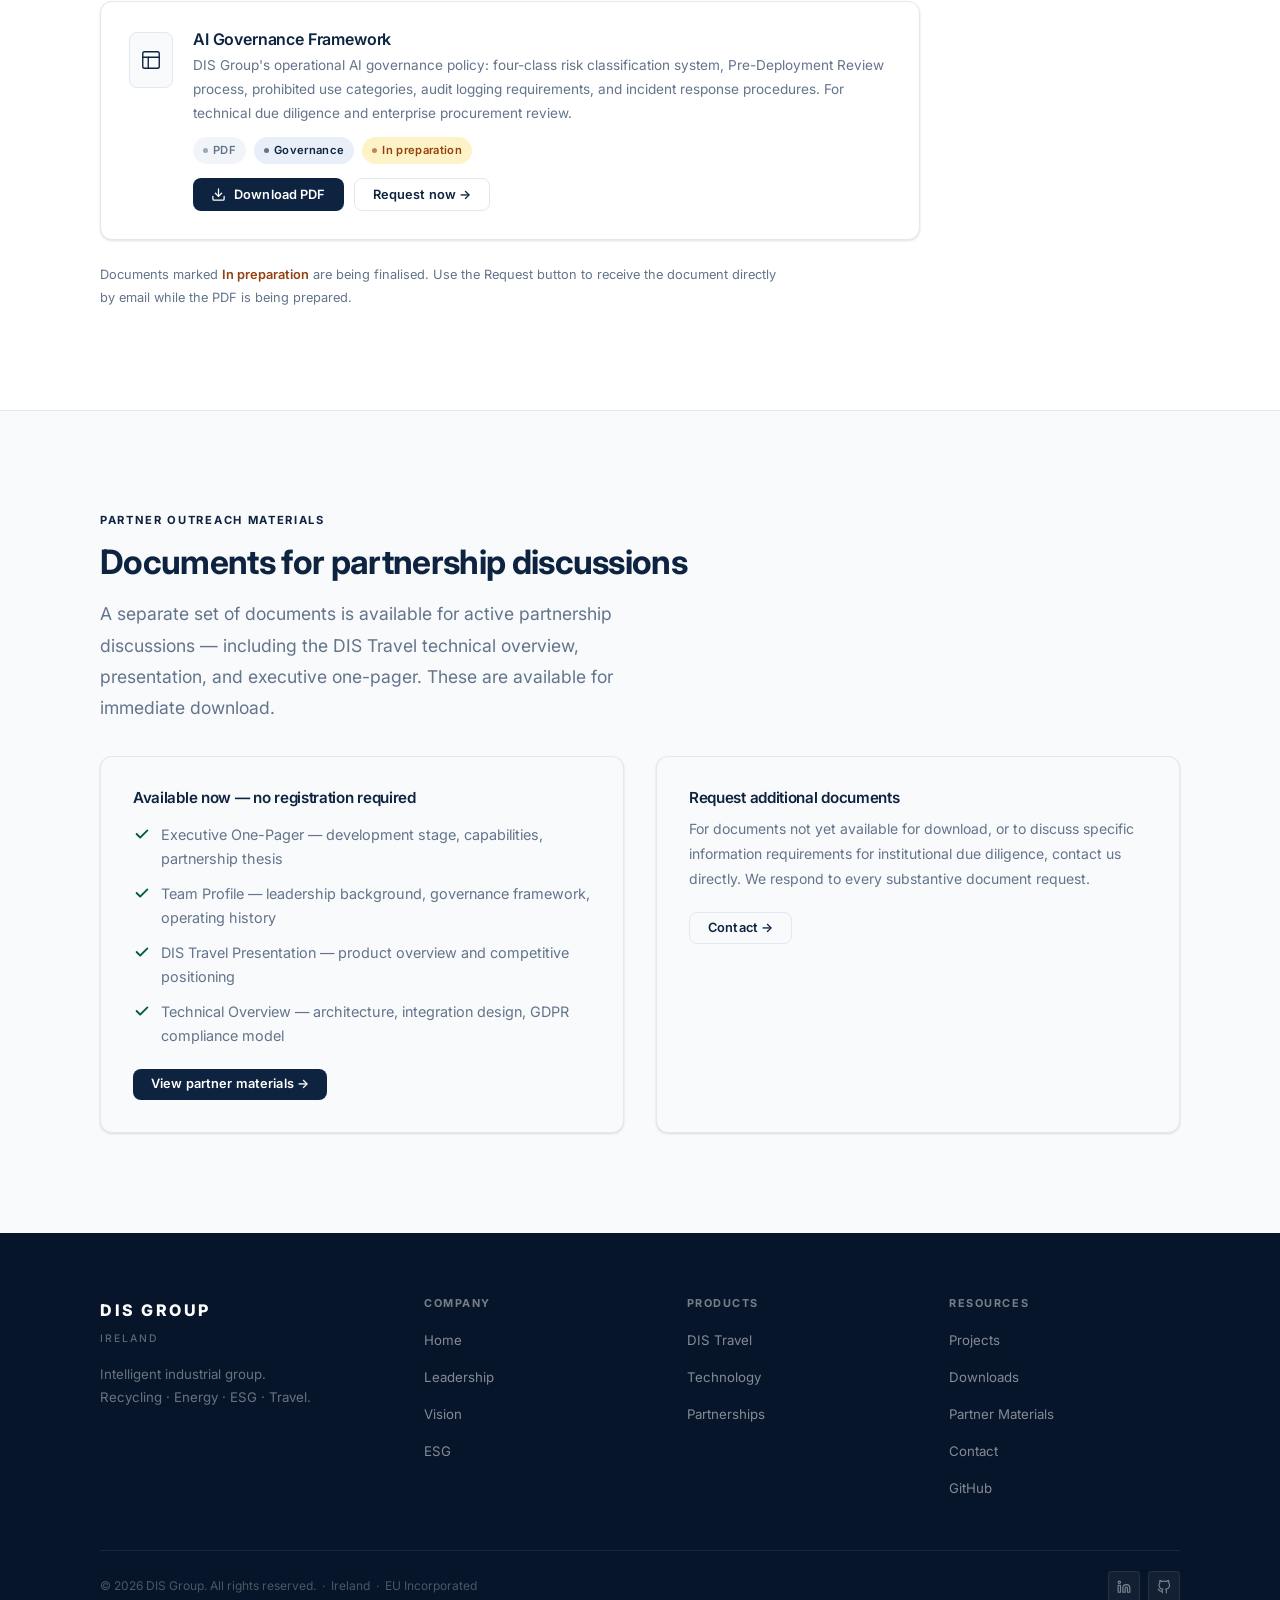
<file: docs/downloads.html>
<!DOCTYPE html>
<html lang="en">
<head>
  <meta charset="UTF-8">
  <meta name="viewport" content="width=device-width, initial-scale=1.0">
  <title>Downloads — DIS Group</title>
  <meta name="description" content="Download DIS Group company documents: Company Profile, Executive Summary, ESG Framework, and AI Governance Framework.">
  <link rel="preconnect" href="https://fonts.googleapis.com">
  <link rel="preconnect" href="https://fonts.gstatic.com" crossorigin>
  <link href="https://fonts.googleapis.com/css2?family=Inter:wght@300;400;500;600;700;800&display=swap" rel="stylesheet">
  <link rel="stylesheet" href="css/style.css">
</head>
<body>

<nav class="nav">
  <div class="container">
    <div class="nav-inner">
      <a href="index.html" class="nav-logo">
        <span class="nav-logo-mark">DIS GROUP</span>
        <span class="nav-logo-sub">Ireland</span>
      </a>
      <input type="checkbox" id="nav-toggle" class="nav-toggle-input">
      <label for="nav-toggle" class="nav-hamburger" aria-label="Menu">
        <span></span><span></span><span></span>
      </label>
      <ul class="nav-links">
        <li><a href="index.html">Home</a></li>
        <li><a href="leadership.html">Leadership</a></li>
        <li><a href="dis-travel.html">DIS Travel</a></li>
        <li><a href="projects.html">Projects</a></li>
        <li><a href="esg.html">ESG</a></li>
        <li><a href="downloads.html" class="active">Downloads</a></li>
        <li><a href="contact.html">Contact</a></li>
      </ul>
    </div>
  </div>
</nav>

<!-- ── HERO ── -->
<section class="hero">
  <div class="container">
    <div class="hero-eyebrow eyebrow">Company Documents</div>
    <h1>Downloads</h1>
    <p class="lead">Corporate documentation for partners, stakeholders, and institutional audiences. Documents are in final preparation — request any document directly for immediate access.</p>
  </div>
</section>

<!-- ── DOWNLOADS ── -->
<section class="section">
  <div class="container">
    <span class="eyebrow">Available Documents</span>
    <h2 style="margin-top: 12px;">Four core documents</h2>
    <p class="lead" style="max-width: 580px; margin-top: 16px;">The documents below cover DIS Group's corporate profile, strategic summary, ESG approach, and AI governance framework. PDFs will be available for direct download shortly — contact us to request any document immediately.</p>

    <div style="display: flex; flex-direction: column; gap: 16px; margin-top: 48px; max-width: 820px;">

      <!-- Company Profile -->
      <div class="resource-card">
        <div class="resource-icon">
          <svg viewBox="0 0 24 24"><path d="M3 9l9-7 9 7v11a2 2 0 0 1-2 2H5a2 2 0 0 1-2-2z"/><polyline points="9 22 9 12 15 12 15 22"/></svg>
        </div>
        <div class="resource-body">
          <h4>Company Profile</h4>
          <p>Complete corporate overview of DIS Group: three operating businesses (Recycling, Energy, ESG), organisational structure, governance framework, and strategic direction. Suitable for institutional partners and stakeholder due diligence.</p>
          <div class="resource-meta">
            <span class="badge badge-gray">PDF</span>
            <span class="badge badge-navy">Corporate</span>
            <span class="badge badge-orange">In preparation</span>
          </div>
          <div style="display: flex; gap: 10px; flex-wrap: wrap;">
            <a href="assets/pdfs/company-profile.pdf" class="btn btn-navy btn-sm" download>
              <svg viewBox="0 0 24 24"><path d="M21 15v4a2 2 0 0 1-2 2H5a2 2 0 0 1-2-2v-4"/><polyline points="7 10 12 15 17 10"/><line x1="12" y1="15" x2="12" y2="3"/></svg>
              Download PDF
            </a>
            <a href="mailto:dismail.ireland@gmail.com?subject=Document Request — Company Profile" class="btn btn-ghost btn-sm">Request now &rarr;</a>
          </div>
        </div>
      </div>

      <!-- Executive Summary -->
      <div class="resource-card">
        <div class="resource-icon">
          <svg viewBox="0 0 24 24"><path d="M14 2H6a2 2 0 0 0-2 2v16a2 2 0 0 0 2 2h12a2 2 0 0 0 2-2V8z"/><polyline points="14 2 14 8 20 8"/><line x1="16" y1="13" x2="8" y2="13"/><line x1="16" y1="17" x2="8" y2="17"/><polyline points="10 9 9 9 8 9"/></svg>
        </div>
        <div class="resource-body">
          <h4>Executive Summary</h4>
          <p>Concise strategic overview for executive audiences: DIS Group's investment thesis, operating portfolio, competitive differentiation, and growth roadmap. Two-page format designed for C-suite and board-level review.</p>
          <div class="resource-meta">
            <span class="badge badge-gray">PDF</span>
            <span class="badge badge-navy">Strategic</span>
            <span class="badge badge-orange">In preparation</span>
          </div>
          <div style="display: flex; gap: 10px; flex-wrap: wrap;">
            <a href="assets/pdfs/executive-summary.pdf" class="btn btn-navy btn-sm" download>
              <svg viewBox="0 0 24 24"><path d="M21 15v4a2 2 0 0 1-2 2H5a2 2 0 0 1-2-2v-4"/><polyline points="7 10 12 15 17 10"/><line x1="12" y1="15" x2="12" y2="3"/></svg>
              Download PDF
            </a>
            <a href="mailto:dismail.ireland@gmail.com?subject=Document Request — Executive Summary" class="btn btn-ghost btn-sm">Request now &rarr;</a>
          </div>
        </div>
      </div>

      <!-- ESG Framework -->
      <div class="resource-card">
        <div class="resource-icon">
          <svg viewBox="0 0 24 24"><path d="M12 22s8-4 8-10V5l-8-3-8 3v7c0 6 8 10 8 10z"/></svg>
        </div>
        <div class="resource-body">
          <h4>ESG Framework</h4>
          <p>DIS Group's ESG data infrastructure: GHG Protocol Scope 1–3 methodology, CSRD-aligned reporting standards, ICAO carbon attribution for aviation, and SMART target framework. Covers Environmental, Social, and Governance pillars across the portfolio.</p>
          <div class="resource-meta">
            <span class="badge badge-gray">PDF</span>
            <span class="badge badge-green">ESG</span>
            <span class="badge badge-orange">In preparation</span>
          </div>
          <div style="display: flex; gap: 10px; flex-wrap: wrap;">
            <a href="assets/pdfs/esg-framework.pdf" class="btn btn-navy btn-sm" download>
              <svg viewBox="0 0 24 24"><path d="M21 15v4a2 2 0 0 1-2 2H5a2 2 0 0 1-2-2v-4"/><polyline points="7 10 12 15 17 10"/><line x1="12" y1="15" x2="12" y2="3"/></svg>
              Download PDF
            </a>
            <a href="mailto:dismail.ireland@gmail.com?subject=Document Request — ESG Framework" class="btn btn-ghost btn-sm">Request now &rarr;</a>
          </div>
        </div>
      </div>

      <!-- AI Governance Framework -->
      <div class="resource-card">
        <div class="resource-icon">
          <svg viewBox="0 0 24 24"><rect x="3" y="3" width="18" height="18" rx="2"/><line x1="3" y1="9" x2="21" y2="9"/><line x1="9" y1="21" x2="9" y2="9"/></svg>
        </div>
        <div class="resource-body">
          <h4>AI Governance Framework</h4>
          <p>DIS Group's operational AI governance policy: four-class risk classification system, Pre-Deployment Review process, prohibited use categories, audit logging requirements, and incident response procedures. For technical due diligence and enterprise procurement review.</p>
          <div class="resource-meta">
            <span class="badge badge-gray">PDF</span>
            <span class="badge badge-navy">Governance</span>
            <span class="badge badge-orange">In preparation</span>
          </div>
          <div style="display: flex; gap: 10px; flex-wrap: wrap;">
            <a href="assets/pdfs/ai-governance-framework.pdf" class="btn btn-navy btn-sm" download>
              <svg viewBox="0 0 24 24"><path d="M21 15v4a2 2 0 0 1-2 2H5a2 2 0 0 1-2-2v-4"/><polyline points="7 10 12 15 17 10"/><line x1="12" y1="15" x2="12" y2="3"/></svg>
              Download PDF
            </a>
            <a href="mailto:dismail.ireland@gmail.com?subject=Document Request — AI Governance Framework" class="btn btn-ghost btn-sm">Request now &rarr;</a>
          </div>
        </div>
      </div>

    </div>

    <p style="font-size: 0.8rem; color: var(--text-muted); margin-top: 24px; max-width: 680px;">Documents marked <strong style="color: #92400E;">In preparation</strong> are being finalised. Use the Request button to receive the document directly by email while the PDF is being prepared.</p>
  </div>
</section>

<hr class="divider">

<!-- ── PARTNER MATERIALS ── -->
<section class="section section-alt">
  <div class="container">
    <span class="eyebrow">Partner Outreach Materials</span>
    <h2 style="margin-top: 12px;">Documents for partnership discussions</h2>
    <p class="lead" style="max-width: 560px; margin-top: 16px;">A separate set of documents is available for active partnership discussions — including the DIS Travel technical overview, presentation, and executive one-pager. These are available for immediate download.</p>

    <div class="grid-2 mt-8">
      <div class="card card-alt">
        <h3 style="font-size: 0.95rem;">Available now — no registration required</h3>
        <ul class="check-list mt-4">
          <li>Executive One-Pager — development stage, capabilities, partnership thesis</li>
          <li>Team Profile — leadership background, governance framework, operating history</li>
          <li>DIS Travel Presentation — product overview and competitive positioning</li>
          <li>Technical Overview — architecture, integration design, GDPR compliance model</li>
        </ul>
        <div style="margin-top: 20px;">
          <a href="resources.html" class="btn btn-navy btn-sm">View partner materials &rarr;</a>
        </div>
      </div>
      <div class="card card-alt">
        <h3 style="font-size: 0.95rem;">Request additional documents</h3>
        <p style="font-size: 0.875rem; margin-top: 6px;">For documents not yet available for download, or to discuss specific information requirements for institutional due diligence, contact us directly. We respond to every substantive document request.</p>
        <div style="margin-top: 20px;">
          <a href="contact.html" class="btn btn-ghost btn-sm">Contact &rarr;</a>
        </div>
      </div>
    </div>
  </div>
</section>

<footer>
  <div class="container">
    <div class="footer-top">
      <div>
        <div class="footer-brand-mark">DIS GROUP</div>
        <div class="footer-brand-sub">Ireland</div>
        <p class="footer-desc">Intelligent industrial group. Recycling · Energy · ESG · Travel.</p>
      </div>
      <div class="footer-nav">
        <div class="footer-nav-col">
          <h5>Company</h5>
          <ul>
            <li><a href="index.html">Home</a></li>
            <li><a href="leadership.html">Leadership</a></li>
            <li><a href="vision.html">Vision</a></li>
            <li><a href="esg.html">ESG</a></li>
          </ul>
        </div>
        <div class="footer-nav-col">
          <h5>Products</h5>
          <ul>
            <li><a href="dis-travel.html">DIS Travel</a></li>
            <li><a href="technology.html">Technology</a></li>
            <li><a href="partnerships.html">Partnerships</a></li>
          </ul>
        </div>
        <div class="footer-nav-col">
          <h5>Resources</h5>
          <ul>
            <li><a href="projects.html">Projects</a></li>
            <li><a href="downloads.html">Downloads</a></li>
            <li><a href="resources.html">Partner Materials</a></li>
            <li><a href="contact.html">Contact</a></li>
            <li><a href="https://github.com/Glebhik/DIS-Foundation" target="_blank" rel="noopener">GitHub</a></li>
          </ul>
        </div>
      </div>
    </div>
    <div class="footer-bottom">
      <span class="footer-bottom-left">&copy; 2026 DIS Group. All rights reserved. &nbsp;&middot;&nbsp; Ireland &nbsp;&middot;&nbsp; EU Incorporated</span>
      <div class="footer-social">
        <a href="https://linkedin.com" title="LinkedIn" target="_blank" rel="noopener">
          <svg viewBox="0 0 24 24"><path d="M16 8a6 6 0 0 1 6 6v7h-4v-7a2 2 0 0 0-2-2 2 2 0 0 0-2 2v7h-4v-7a6 6 0 0 1 6-6z"/><rect x="2" y="9" width="4" height="12"/><circle cx="4" cy="4" r="2"/></svg>
        </a>
        <a href="https://github.com/Glebhik/DIS-Foundation" title="GitHub" target="_blank" rel="noopener">
          <svg viewBox="0 0 24 24"><path d="M9 19c-5 1.5-5-2.5-7-3m14 6v-3.87a3.37 3.37 0 0 0-.94-2.61c3.14-.35 6.44-1.54 6.44-7A5.44 5.44 0 0 0 20 4.77 5.07 5.07 0 0 0 19.91 1S18.73.65 16 2.48a13.38 13.38 0 0 0-7 0C6.27.65 5.09 1 5.09 1A5.07 5.07 0 0 0 5 4.77a5.44 5.44 0 0 0-1.5 3.78c0 5.42 3.3 6.61 6.44 7A3.37 3.37 0 0 0 9 18.13V22"/></svg>
        </a>
      </div>
    </div>
  </div>
</footer>

</body>
</html>
</file>
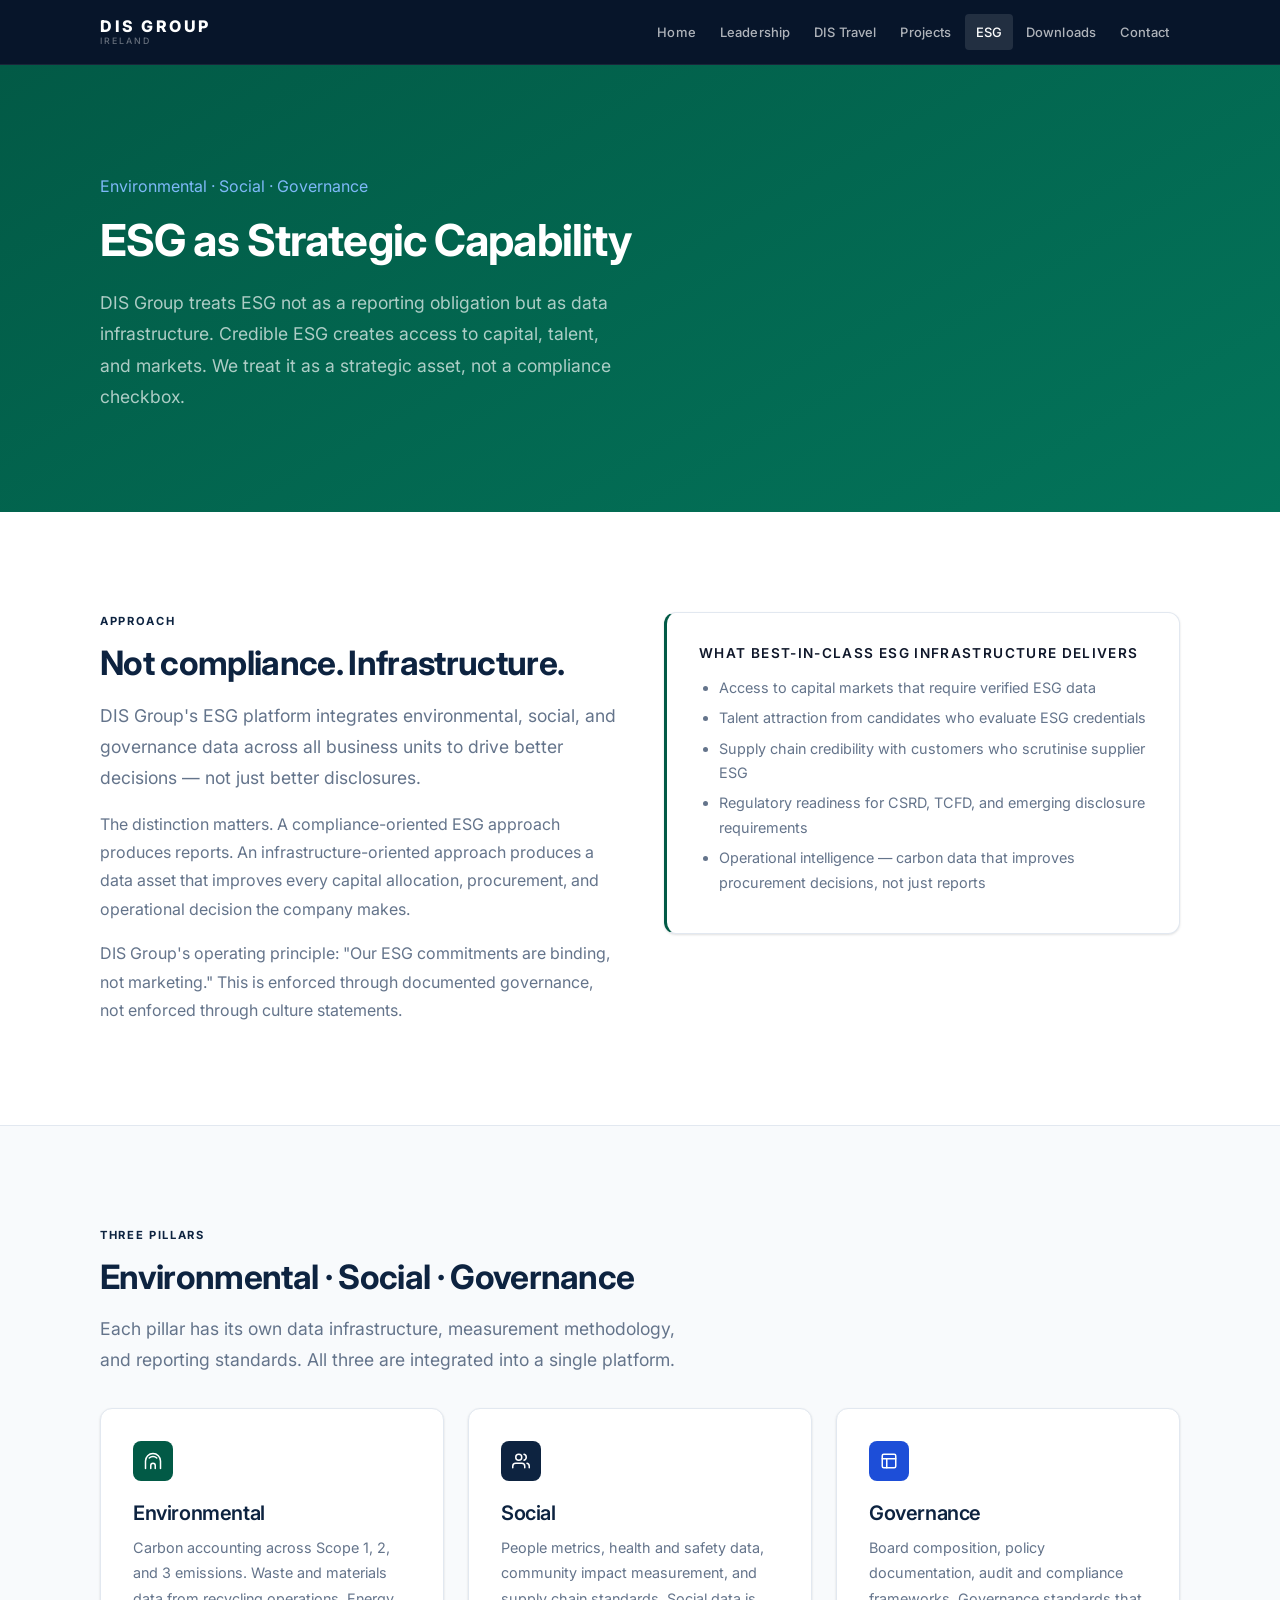
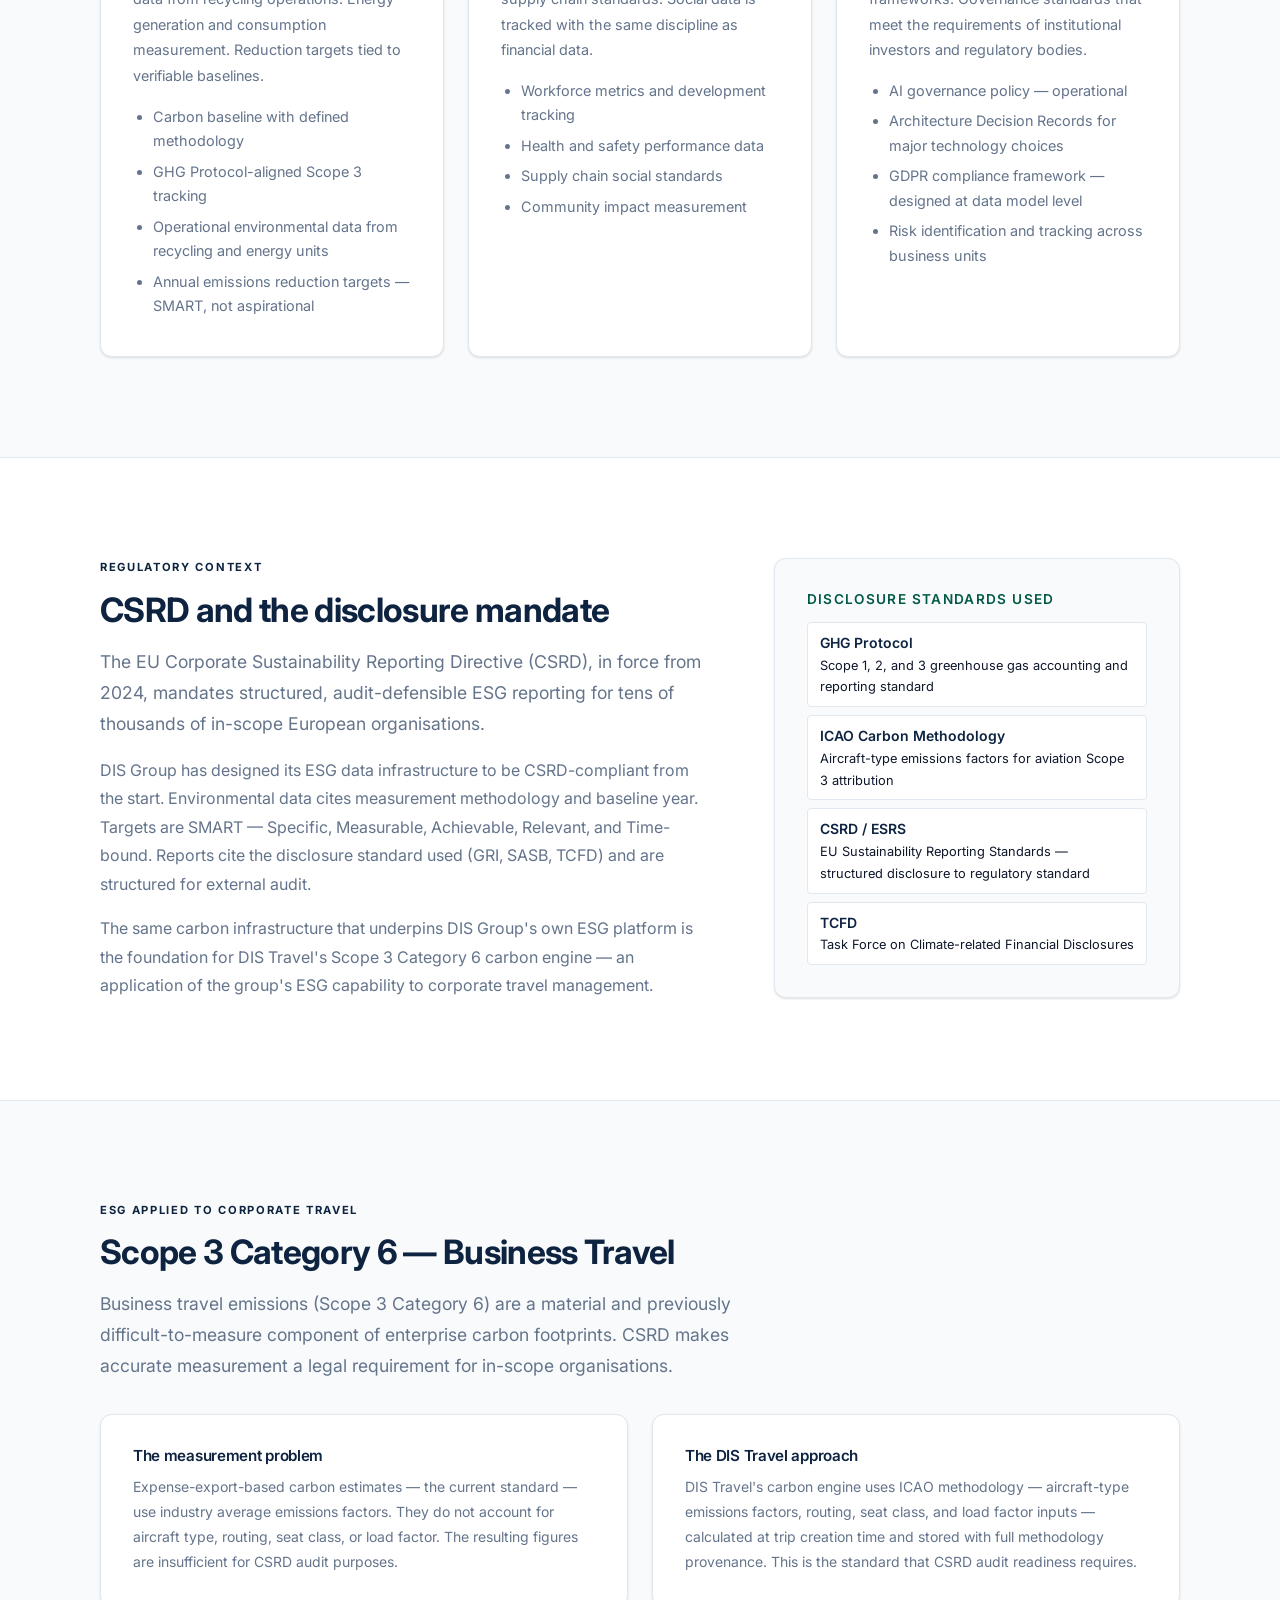
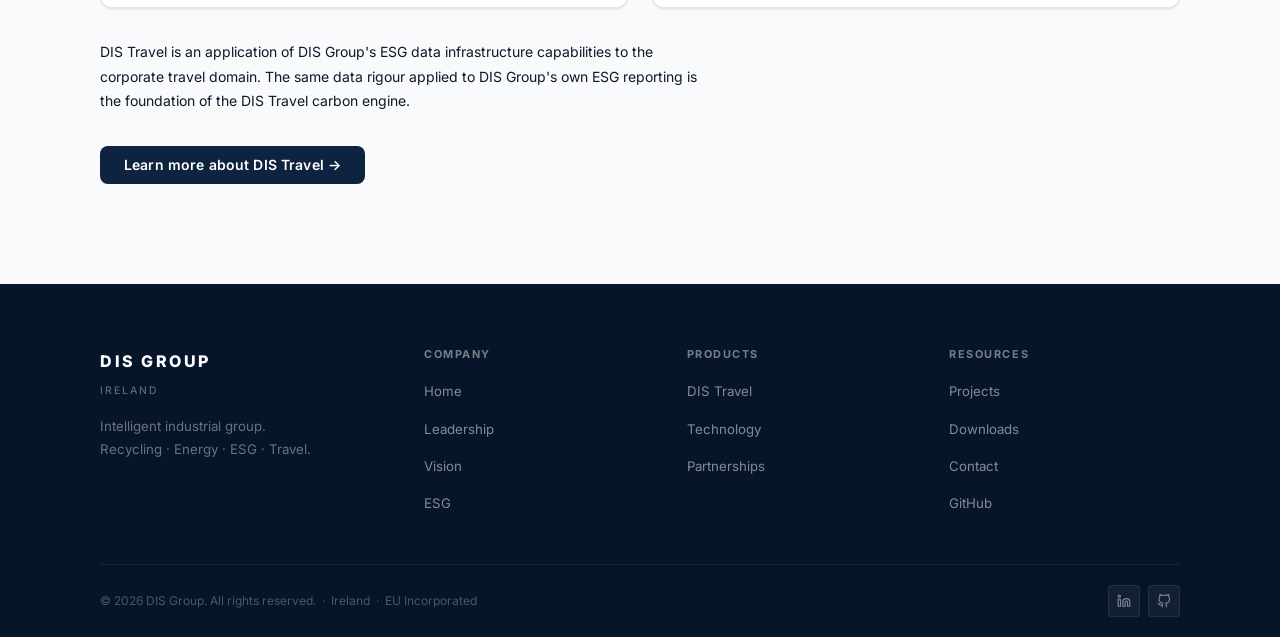
<file: docs/esg.html>
<!DOCTYPE html>
<html lang="en">
<head>
  <meta charset="UTF-8">
  <meta name="viewport" content="width=device-width, initial-scale=1.0">
  <title>ESG — DIS Group</title>
  <meta name="description" content="DIS Group treats ESG as a strategic capability, not a reporting obligation. Environmental, Social, and Governance data infrastructure across the portfolio.">
  <link rel="preconnect" href="https://fonts.googleapis.com">
  <link rel="preconnect" href="https://fonts.gstatic.com" crossorigin>
  <link href="https://fonts.googleapis.com/css2?family=Inter:wght@300;400;500;600;700;800&display=swap" rel="stylesheet">
  <link rel="stylesheet" href="css/style.css">
</head>
<body>

<nav class="nav">
  <div class="container">
    <div class="nav-inner">
      <a href="index.html" class="nav-logo">
        <span class="nav-logo-mark">DIS GROUP</span>
        <span class="nav-logo-sub">Ireland</span>
      </a>
      <input type="checkbox" id="nav-toggle" class="nav-toggle-input">
      <label for="nav-toggle" class="nav-hamburger" aria-label="Menu">
        <span></span><span></span><span></span>
      </label>
      <ul class="nav-links">
        <li><a href="index.html">Home</a></li>
        <li><a href="leadership.html">Leadership</a></li>
        <li><a href="dis-travel.html">DIS Travel</a></li>
        <li><a href="projects.html">Projects</a></li>
        <li><a href="esg.html" class="active">ESG</a></li>
        <li><a href="downloads.html">Downloads</a></li>
        <li><a href="contact.html">Contact</a></li>
      </ul>
    </div>
  </div>
</nav>

<!-- ── HERO ── -->
<section class="hero hero-green">
  <div class="container">
    <div class="hero-eyebrow">Environmental · Social · Governance</div>
    <h1>ESG as Strategic Capability</h1>
    <p class="lead">DIS Group treats ESG not as a reporting obligation but as data infrastructure. Credible ESG creates access to capital, talent, and markets. We treat it as a strategic asset, not a compliance checkbox.</p>
  </div>
</section>

<!-- ── PHILOSOPHY ── -->
<section class="section">
  <div class="container">
    <div class="two-col">
      <div>
        <span class="section-label">Approach</span>
        <h2 class="mt-xs">Not compliance. Infrastructure.</h2>
        <p class="lead mt-sm">DIS Group's ESG platform integrates environmental, social, and governance data across all business units to drive better decisions — not just better disclosures.</p>
        <p>The distinction matters. A compliance-oriented ESG approach produces reports. An infrastructure-oriented approach produces a data asset that improves every capital allocation, procurement, and operational decision the company makes.</p>
        <p>DIS Group's operating principle: "Our ESG commitments are binding, not marketing." This is enforced through documented governance, not enforced through culture statements.</p>
      </div>
      <div>
        <div class="card" style="border-left:3px solid var(--green);">
          <h3 style="font-size:0.85rem; text-transform:uppercase; letter-spacing:0.1em; color:var(--gray-600); margin-bottom:14px;">What best-in-class ESG infrastructure delivers</h3>
          <ul class="bullets">
            <li>Access to capital markets that require verified ESG data</li>
            <li>Talent attraction from candidates who evaluate ESG credentials</li>
            <li>Supply chain credibility with customers who scrutinise supplier ESG</li>
            <li>Regulatory readiness for CSRD, TCFD, and emerging disclosure requirements</li>
            <li>Operational intelligence — carbon data that improves procurement decisions, not just reports</li>
          </ul>
        </div>
      </div>
    </div>
  </div>
</section>

<hr class="divider">

<!-- ── THREE PILLARS ── -->
<section class="section section-alt">
  <div class="container">
    <span class="section-label">Three Pillars</span>
    <h2 class="mt-xs">Environmental · Social · Governance</h2>
    <p class="lead mt-sm" style="max-width:580px;">Each pillar has its own data infrastructure, measurement methodology, and reporting standards. All three are integrated into a single platform.</p>

    <div class="card-grid mt-md">

      <div class="card">
        <div class="card-icon card-icon-green">
          <svg viewBox="0 0 24 24"><path d="M2 22V12a10 10 0 0 1 20 0v10"/><path d="M15 22v-4a3 3 0 0 0-6 0v4"/><path d="M7 8c0 0 2-2 5-2s5 2 5 2"/></svg>
        </div>
        <h3>Environmental</h3>
        <p>Carbon accounting across Scope 1, 2, and 3 emissions. Waste and materials data from recycling operations. Energy generation and consumption measurement. Reduction targets tied to verifiable baselines.</p>
        <ul class="bullets mt-xs" style="font-size:0.85rem;">
          <li>Carbon baseline with defined methodology</li>
          <li>GHG Protocol-aligned Scope 3 tracking</li>
          <li>Operational environmental data from recycling and energy units</li>
          <li>Annual emissions reduction targets — SMART, not aspirational</li>
        </ul>
      </div>

      <div class="card">
        <div class="card-icon">
          <svg viewBox="0 0 24 24"><path d="M17 21v-2a4 4 0 0 0-4-4H5a4 4 0 0 0-4 4v2"/><circle cx="9" cy="7" r="4"/><path d="M23 21v-2a4 4 0 0 0-3-3.87"/><path d="M16 3.13a4 4 0 0 1 0 7.75"/></svg>
        </div>
        <h3>Social</h3>
        <p>People metrics, health and safety data, community impact measurement, and supply chain standards. Social data is tracked with the same discipline as financial data.</p>
        <ul class="bullets mt-xs" style="font-size:0.85rem;">
          <li>Workforce metrics and development tracking</li>
          <li>Health and safety performance data</li>
          <li>Supply chain social standards</li>
          <li>Community impact measurement</li>
        </ul>
      </div>

      <div class="card">
        <div class="card-icon card-icon-blue">
          <svg viewBox="0 0 24 24"><rect x="3" y="3" width="18" height="18" rx="2"/><line x1="3" y1="9" x2="21" y2="9"/><line x1="9" y1="21" x2="9" y2="9"/></svg>
        </div>
        <h3>Governance</h3>
        <p>Board composition, policy documentation, audit and compliance frameworks. Governance standards that meet the requirements of institutional investors and regulatory bodies.</p>
        <ul class="bullets mt-xs" style="font-size:0.85rem;">
          <li>AI governance policy — operational</li>
          <li>Architecture Decision Records for major technology choices</li>
          <li>GDPR compliance framework — designed at data model level</li>
          <li>Risk identification and tracking across business units</li>
        </ul>
      </div>

    </div>
  </div>
</section>

<hr class="divider">

<!-- ── CSRD ── -->
<section class="section">
  <div class="container">
    <div class="two-col-wide">
      <div>
        <span class="section-label">Regulatory Context</span>
        <h2 class="mt-xs">CSRD and the disclosure mandate</h2>
        <p class="lead mt-sm">The EU Corporate Sustainability Reporting Directive (CSRD), in force from 2024, mandates structured, audit-defensible ESG reporting for tens of thousands of in-scope European organisations.</p>
        <p>DIS Group has designed its ESG data infrastructure to be CSRD-compliant from the start. Environmental data cites measurement methodology and baseline year. Targets are SMART — Specific, Measurable, Achievable, Relevant, and Time-bound. Reports cite the disclosure standard used (GRI, SASB, TCFD) and are structured for external audit.</p>
        <p>The same carbon infrastructure that underpins DIS Group's own ESG platform is the foundation for DIS Travel's Scope 3 Category 6 carbon engine — an application of the group's ESG capability to corporate travel management.</p>
      </div>
      <div>
        <div class="card card-alt">
          <h3 style="font-size:0.85rem; text-transform:uppercase; letter-spacing:0.1em; color:var(--green); margin-bottom:14px;">Disclosure Standards Used</h3>
          <ul class="clean" style="display:flex; flex-direction:column; gap:8px;">
            <li style="font-size:0.875rem; padding:8px 12px; background:var(--white); border-radius:4px; border:1px solid var(--gray-200);">
              <strong style="color:var(--navy);">GHG Protocol</strong>
              <span style="color:var(--gray-600); font-size:0.8rem; display:block;">Scope 1, 2, and 3 greenhouse gas accounting and reporting standard</span>
            </li>
            <li style="font-size:0.875rem; padding:8px 12px; background:var(--white); border-radius:4px; border:1px solid var(--gray-200);">
              <strong style="color:var(--navy);">ICAO Carbon Methodology</strong>
              <span style="color:var(--gray-600); font-size:0.8rem; display:block;">Aircraft-type emissions factors for aviation Scope 3 attribution</span>
            </li>
            <li style="font-size:0.875rem; padding:8px 12px; background:var(--white); border-radius:4px; border:1px solid var(--gray-200);">
              <strong style="color:var(--navy);">CSRD / ESRS</strong>
              <span style="color:var(--gray-600); font-size:0.8rem; display:block;">EU Sustainability Reporting Standards — structured disclosure to regulatory standard</span>
            </li>
            <li style="font-size:0.875rem; padding:8px 12px; background:var(--white); border-radius:4px; border:1px solid var(--gray-200);">
              <strong style="color:var(--navy);">TCFD</strong>
              <span style="color:var(--gray-600); font-size:0.8rem; display:block;">Task Force on Climate-related Financial Disclosures</span>
            </li>
          </ul>
        </div>
      </div>
    </div>
  </div>
</section>

<hr class="divider">

<!-- ── ESG + TRAVEL ── -->
<section class="section section-alt">
  <div class="container">
    <span class="section-label">ESG Applied to Corporate Travel</span>
    <h2 class="mt-xs">Scope 3 Category 6 — Business Travel</h2>
    <p class="lead mt-sm" style="max-width:640px;">Business travel emissions (Scope 3 Category 6) are a material and previously difficult-to-measure component of enterprise carbon footprints. CSRD makes accurate measurement a legal requirement for in-scope organisations.</p>

    <div class="card-grid-2 mt-md">
      <div class="card">
        <h3 style="font-size:0.95rem;">The measurement problem</h3>
        <p style="font-size:0.875rem;">Expense-export-based carbon estimates — the current standard — use industry average emissions factors. They do not account for aircraft type, routing, seat class, or load factor. The resulting figures are insufficient for CSRD audit purposes.</p>
      </div>
      <div class="card">
        <h3 style="font-size:0.95rem;">The DIS Travel approach</h3>
        <p style="font-size:0.875rem;">DIS Travel's carbon engine uses ICAO methodology — aircraft-type emissions factors, routing, seat class, and load factor inputs — calculated at trip creation time and stored with full methodology provenance. This is the standard that CSRD audit readiness requires.</p>
      </div>
    </div>

    <p class="mt-md" style="max-width:600px; font-size:0.875rem; color:var(--gray-600);">DIS Travel is an application of DIS Group's ESG data infrastructure capabilities to the corporate travel domain. The same data rigour applied to DIS Group's own ESG reporting is the foundation of the DIS Travel carbon engine.</p>
    <a href="dis-travel.html" class="btn btn-navy mt-sm" style="margin-top:16px;">Learn more about DIS Travel &rarr;</a>
  </div>
</section>

<footer>
  <div class="container">
    <div class="footer-top">
      <div>
        <div class="footer-brand-mark">DIS GROUP</div>
        <div class="footer-brand-sub">Ireland</div>
        <p class="footer-desc">Intelligent industrial group. Recycling · Energy · ESG · Travel.</p>
      </div>
      <div class="footer-nav">
        <div class="footer-nav-col">
          <h5>Company</h5>
          <ul>
            <li><a href="index.html">Home</a></li>
            <li><a href="leadership.html">Leadership</a></li>
            <li><a href="vision.html">Vision</a></li>
            <li><a href="esg.html">ESG</a></li>
          </ul>
        </div>
        <div class="footer-nav-col">
          <h5>Products</h5>
          <ul>
            <li><a href="dis-travel.html">DIS Travel</a></li>
            <li><a href="technology.html">Technology</a></li>
            <li><a href="partnerships.html">Partnerships</a></li>
          </ul>
        </div>
        <div class="footer-nav-col">
          <h5>Resources</h5>
          <ul>
            <li><a href="projects.html">Projects</a></li>
            <li><a href="downloads.html">Downloads</a></li>
            <li><a href="contact.html">Contact</a></li>
            <li><a href="https://github.com/Glebhik/DIS-Foundation" target="_blank" rel="noopener">GitHub</a></li>
          </ul>
        </div>
      </div>
    </div>
    <div class="footer-bottom">
      <span class="footer-bottom-left">&copy; 2026 DIS Group. All rights reserved. &nbsp;&middot;&nbsp; Ireland &nbsp;&middot;&nbsp; EU Incorporated</span>
      <div class="footer-social">
        <a href="https://linkedin.com" title="LinkedIn" target="_blank" rel="noopener">
          <svg viewBox="0 0 24 24"><path d="M16 8a6 6 0 0 1 6 6v7h-4v-7a2 2 0 0 0-2-2 2 2 0 0 0-2 2v7h-4v-7a6 6 0 0 1 6-6z"/><rect x="2" y="9" width="4" height="12"/><circle cx="4" cy="4" r="2"/></svg>
        </a>
        <a href="https://github.com/Glebhik/DIS-Foundation" title="GitHub" target="_blank" rel="noopener">
          <svg viewBox="0 0 24 24"><path d="M9 19c-5 1.5-5-2.5-7-3m14 6v-3.87a3.37 3.37 0 0 0-.94-2.61c3.14-.35 6.44-1.54 6.44-7A5.44 5.44 0 0 0 20 4.77 5.07 5.07 0 0 0 19.91 1S18.73.65 16 2.48a13.38 13.38 0 0 0-7 0C6.27.65 5.09 1 5.09 1A5.07 5.07 0 0 0 5 4.77a5.44 5.44 0 0 0-1.5 3.78c0 5.42 3.3 6.61 6.44 7A3.37 3.37 0 0 0 9 18.13V22"/></svg>
        </a>
      </div>
    </div>
  </div>
</footer>

</body>
</html>
</file>
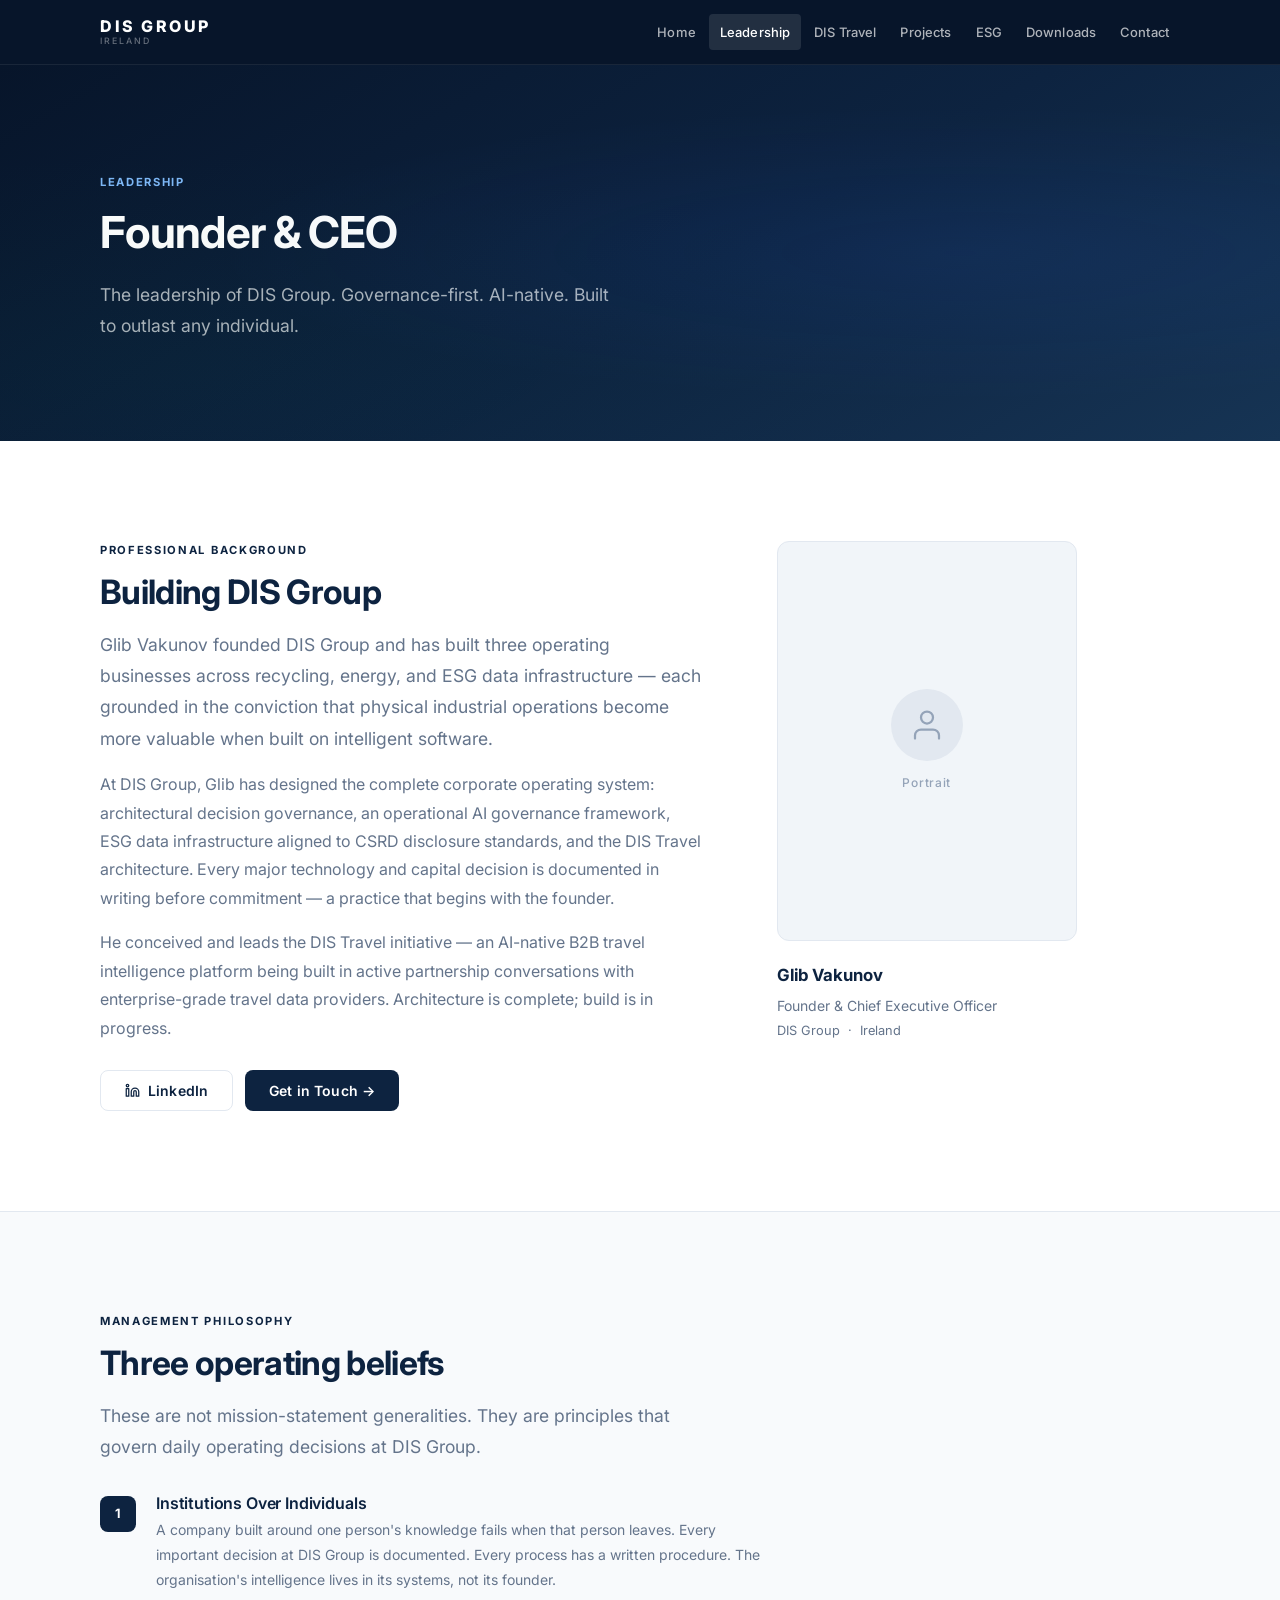
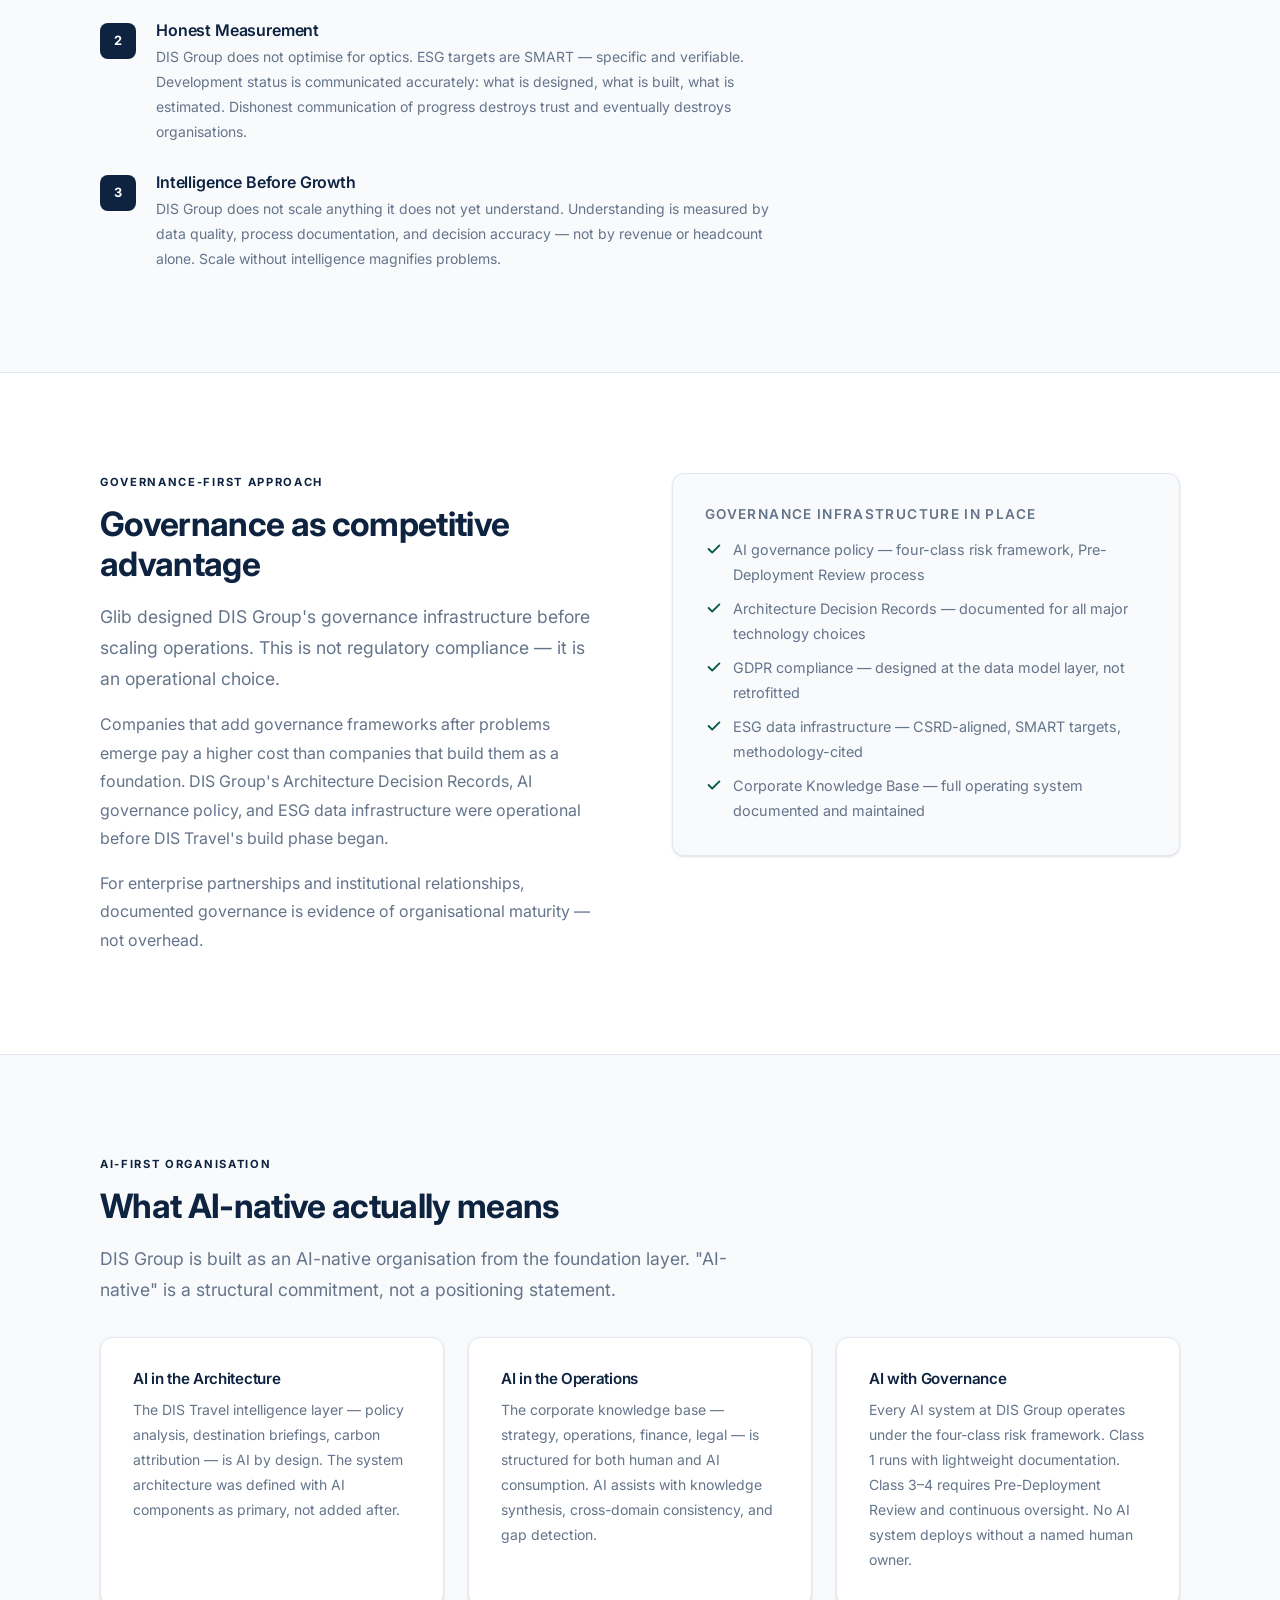
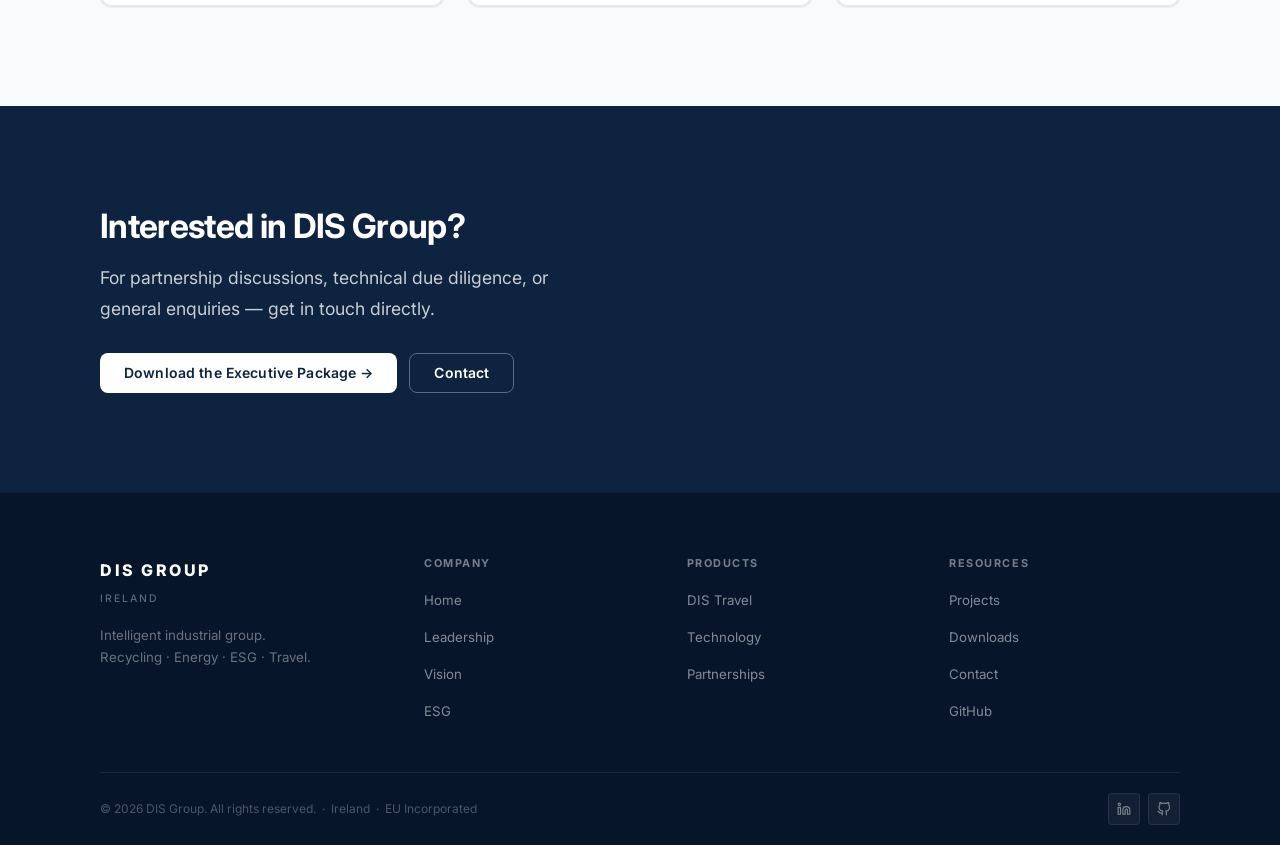
<file: docs/leadership.html>
<!DOCTYPE html>
<html lang="en">
<head>
  <meta charset="UTF-8">
  <meta name="viewport" content="width=device-width, initial-scale=1.0">
  <title>Leadership — DIS Group</title>
  <meta name="description" content="Glib Vakunov — Founder and Chief Executive Officer of DIS Group. Governance-first, AI-native industrial group.">
  <link rel="preconnect" href="https://fonts.googleapis.com">
  <link rel="preconnect" href="https://fonts.gstatic.com" crossorigin>
  <link href="https://fonts.googleapis.com/css2?family=Inter:wght@300;400;500;600;700;800&display=swap" rel="stylesheet">
  <link rel="stylesheet" href="css/style.css">
</head>
<body>

<nav class="nav">
  <div class="container">
    <div class="nav-inner">
      <a href="index.html" class="nav-logo">
        <span class="nav-logo-mark">DIS GROUP</span>
        <span class="nav-logo-sub">Ireland</span>
      </a>
      <input type="checkbox" id="nav-toggle" class="nav-toggle-input">
      <label for="nav-toggle" class="nav-hamburger" aria-label="Menu">
        <span></span><span></span><span></span>
      </label>
      <ul class="nav-links">
        <li><a href="index.html">Home</a></li>
        <li><a href="leadership.html" class="active">Leadership</a></li>
        <li><a href="dis-travel.html">DIS Travel</a></li>
        <li><a href="projects.html">Projects</a></li>
        <li><a href="esg.html">ESG</a></li>
        <li><a href="downloads.html">Downloads</a></li>
        <li><a href="contact.html">Contact</a></li>
      </ul>
    </div>
  </div>
</nav>

<!-- ── HERO ── -->
<section class="hero">
  <div class="container">
    <div class="hero-eyebrow eyebrow">Leadership</div>
    <h1>Founder &amp; CEO</h1>
    <p class="lead">The leadership of DIS Group. Governance-first. AI-native. Built to outlast any individual.</p>
  </div>
</section>

<!-- ── FOUNDER BIO ── -->
<section class="section">
  <div class="container">
    <div class="split-wide" style="align-items: flex-start;">
      <div>
        <span class="eyebrow">Professional Background</span>
        <h2 style="margin-top: 12px;">Building DIS Group</h2>
        <p class="lead" style="margin-top: 16px;">Glib Vakunov founded DIS Group and has built three operating businesses across recycling, energy, and ESG data infrastructure — each grounded in the conviction that physical industrial operations become more valuable when built on intelligent software.</p>
        <p>At DIS Group, Glib has designed the complete corporate operating system: architectural decision governance, an operational AI governance framework, ESG data infrastructure aligned to CSRD disclosure standards, and the DIS Travel architecture. Every major technology and capital decision is documented in writing before commitment — a practice that begins with the founder.</p>
        <p>He conceived and leads the DIS Travel initiative — an AI-native B2B travel intelligence platform being built in active partnership conversations with enterprise-grade travel data providers. Architecture is complete; build is in progress.</p>
        <div style="display: flex; gap: 12px; margin-top: 28px; flex-wrap: wrap;">
          <a href="https://linkedin.com" class="btn btn-ghost" target="_blank" rel="noopener">
            <svg viewBox="0 0 24 24" style="width:15px;height:15px;stroke:currentColor;fill:none;stroke-width:2;stroke-linecap:round;stroke-linejoin:round;"><path d="M16 8a6 6 0 0 1 6 6v7h-4v-7a2 2 0 0 0-2-2 2 2 0 0 0-2 2v7h-4v-7a6 6 0 0 1 6-6z"/><rect x="2" y="9" width="4" height="12"/><circle cx="4" cy="4" r="2"/></svg>
            LinkedIn
          </a>
          <a href="contact.html" class="btn btn-navy">Get in Touch &rarr;</a>
        </div>
      </div>
      <div>
        <div class="portrait-placeholder">
          <div class="portrait-placeholder-icon">
            <svg viewBox="0 0 24 24"><path d="M20 21v-2a4 4 0 0 0-4-4H8a4 4 0 0 0-4 4v2"/><circle cx="12" cy="7" r="4"/></svg>
          </div>
          <div class="portrait-placeholder-label">Portrait</div>
        </div>
        <div style="margin-top: 20px;">
          <div style="font-size: 1.05rem; font-weight: 700; color: var(--navy);">Glib Vakunov</div>
          <div style="font-size: 0.875rem; color: var(--text-muted); margin-top: 4px;">Founder &amp; Chief Executive Officer</div>
          <div style="font-size: 0.8rem; color: var(--text-muted); margin-top: 2px;">DIS Group &nbsp;·&nbsp; Ireland</div>
        </div>
      </div>
    </div>
  </div>
</section>

<hr class="divider">

<!-- ── MANAGEMENT PHILOSOPHY ── -->
<section class="section section-alt">
  <div class="container">
    <span class="eyebrow">Management Philosophy</span>
    <h2 style="margin-top: 12px;">Three operating beliefs</h2>
    <p class="lead" style="max-width: 580px; margin-top: 16px;">These are not mission-statement generalities. They are principles that govern daily operating decisions at DIS Group.</p>

    <div class="pillar-list mt-8" style="max-width: 680px;">
      <div class="pillar">
        <div class="pillar-num">1</div>
        <div class="pillar-body">
          <h4>Institutions Over Individuals</h4>
          <p>A company built around one person's knowledge fails when that person leaves. Every important decision at DIS Group is documented. Every process has a written procedure. The organisation's intelligence lives in its systems, not its founder.</p>
        </div>
      </div>
      <div class="pillar">
        <div class="pillar-num">2</div>
        <div class="pillar-body">
          <h4>Honest Measurement</h4>
          <p>DIS Group does not optimise for optics. ESG targets are SMART — specific and verifiable. Development status is communicated accurately: what is designed, what is built, what is estimated. Dishonest communication of progress destroys trust and eventually destroys organisations.</p>
        </div>
      </div>
      <div class="pillar">
        <div class="pillar-num">3</div>
        <div class="pillar-body">
          <h4>Intelligence Before Growth</h4>
          <p>DIS Group does not scale anything it does not yet understand. Understanding is measured by data quality, process documentation, and decision accuracy — not by revenue or headcount alone. Scale without intelligence magnifies problems.</p>
        </div>
      </div>
    </div>
  </div>
</section>

<hr class="divider">

<!-- ── GOVERNANCE FIRST ── -->
<section class="section">
  <div class="container">
    <div class="split">
      <div>
        <span class="eyebrow">Governance-First Approach</span>
        <h2 style="margin-top: 12px;">Governance as competitive advantage</h2>
        <p class="lead" style="margin-top: 16px;">Glib designed DIS Group's governance infrastructure before scaling operations. This is not regulatory compliance — it is an operational choice.</p>
        <p>Companies that add governance frameworks after problems emerge pay a higher cost than companies that build them as a foundation. DIS Group's Architecture Decision Records, AI governance policy, and ESG data infrastructure were operational before DIS Travel's build phase began.</p>
        <p>For enterprise partnerships and institutional relationships, documented governance is evidence of organisational maturity — not overhead.</p>
      </div>
      <div>
        <div class="card card-alt">
          <h3 style="font-size: 0.85rem; text-transform: uppercase; letter-spacing: 0.1em; color: var(--text-muted); margin-bottom: 16px;">Governance Infrastructure in Place</h3>
          <ul class="check-list">
            <li>AI governance policy — four-class risk framework, Pre-Deployment Review process</li>
            <li>Architecture Decision Records — documented for all major technology choices</li>
            <li>GDPR compliance — designed at the data model layer, not retrofitted</li>
            <li>ESG data infrastructure — CSRD-aligned, SMART targets, methodology-cited</li>
            <li>Corporate Knowledge Base — full operating system documented and maintained</li>
          </ul>
        </div>
      </div>
    </div>
  </div>
</section>

<hr class="divider">

<!-- ── AI FIRST ── -->
<section class="section section-alt">
  <div class="container">
    <span class="eyebrow">AI-First Organisation</span>
    <h2 style="margin-top: 12px;">What AI-native actually means</h2>
    <p class="lead" style="max-width: 640px; margin-top: 16px;">DIS Group is built as an AI-native organisation from the foundation layer. "AI-native" is a structural commitment, not a positioning statement.</p>

    <div class="grid-3 mt-8">

      <div class="card">
        <h3 style="font-size: 0.95rem;">AI in the Architecture</h3>
        <p style="font-size: 0.875rem; margin-top: 6px;">The DIS Travel intelligence layer — policy analysis, destination briefings, carbon attribution — is AI by design. The system architecture was defined with AI components as primary, not added after.</p>
      </div>

      <div class="card">
        <h3 style="font-size: 0.95rem;">AI in the Operations</h3>
        <p style="font-size: 0.875rem; margin-top: 6px;">The corporate knowledge base — strategy, operations, finance, legal — is structured for both human and AI consumption. AI assists with knowledge synthesis, cross-domain consistency, and gap detection.</p>
      </div>

      <div class="card">
        <h3 style="font-size: 0.95rem;">AI with Governance</h3>
        <p style="font-size: 0.875rem; margin-top: 6px;">Every AI system at DIS Group operates under the four-class risk framework. Class 1 runs with lightweight documentation. Class 3–4 requires Pre-Deployment Review and continuous oversight. No AI system deploys without a named human owner.</p>
      </div>

    </div>
  </div>
</section>

<!-- ── CTA ── -->
<section class="section section-dark">
  <div class="container">
    <h2 style="max-width: 520px;">Interested in DIS Group?</h2>
    <p class="lead" style="max-width: 480px; margin-top: 16px;">For partnership discussions, technical due diligence, or general enquiries — get in touch directly.</p>
    <div style="margin-top: 28px; display: flex; gap: 12px; flex-wrap: wrap;">
      <a href="resources.html" class="btn btn-primary">Download the Executive Package &rarr;</a>
      <a href="contact.html" class="btn btn-outline">Contact</a>
    </div>
  </div>
</section>

<footer>
  <div class="container">
    <div class="footer-top">
      <div>
        <div class="footer-brand-mark">DIS GROUP</div>
        <div class="footer-brand-sub">Ireland</div>
        <p class="footer-desc">Intelligent industrial group. Recycling · Energy · ESG · Travel.</p>
      </div>
      <div class="footer-nav">
        <div class="footer-nav-col">
          <h5>Company</h5>
          <ul>
            <li><a href="index.html">Home</a></li>
            <li><a href="leadership.html">Leadership</a></li>
            <li><a href="vision.html">Vision</a></li>
            <li><a href="esg.html">ESG</a></li>
          </ul>
        </div>
        <div class="footer-nav-col">
          <h5>Products</h5>
          <ul>
            <li><a href="dis-travel.html">DIS Travel</a></li>
            <li><a href="technology.html">Technology</a></li>
            <li><a href="partnerships.html">Partnerships</a></li>
          </ul>
        </div>
        <div class="footer-nav-col">
          <h5>Resources</h5>
          <ul>
            <li><a href="projects.html">Projects</a></li>
            <li><a href="downloads.html">Downloads</a></li>
            <li><a href="contact.html">Contact</a></li>
            <li><a href="https://github.com/Glebhik/DIS-Foundation" target="_blank" rel="noopener">GitHub</a></li>
          </ul>
        </div>
      </div>
    </div>
    <div class="footer-bottom">
      <span class="footer-bottom-left">&copy; 2026 DIS Group. All rights reserved. &nbsp;&middot;&nbsp; Ireland &nbsp;&middot;&nbsp; EU Incorporated</span>
      <div class="footer-social">
        <a href="https://linkedin.com" title="LinkedIn" target="_blank" rel="noopener">
          <svg viewBox="0 0 24 24"><path d="M16 8a6 6 0 0 1 6 6v7h-4v-7a2 2 0 0 0-2-2 2 2 0 0 0-2 2v7h-4v-7a6 6 0 0 1 6-6z"/><rect x="2" y="9" width="4" height="12"/><circle cx="4" cy="4" r="2"/></svg>
        </a>
        <a href="https://github.com/Glebhik/DIS-Foundation" title="GitHub" target="_blank" rel="noopener">
          <svg viewBox="0 0 24 24"><path d="M9 19c-5 1.5-5-2.5-7-3m14 6v-3.87a3.37 3.37 0 0 0-.94-2.61c3.14-.35 6.44-1.54 6.44-7A5.44 5.44 0 0 0 20 4.77 5.07 5.07 0 0 0 19.91 1S18.73.65 16 2.48a13.38 13.38 0 0 0-7 0C6.27.65 5.09 1 5.09 1A5.07 5.07 0 0 0 5 4.77a5.44 5.44 0 0 0-1.5 3.78c0 5.42 3.3 6.61 6.44 7A3.37 3.37 0 0 0 9 18.13V22"/></svg>
        </a>
      </div>
    </div>
  </div>
</footer>

</body>
</html>
</file>
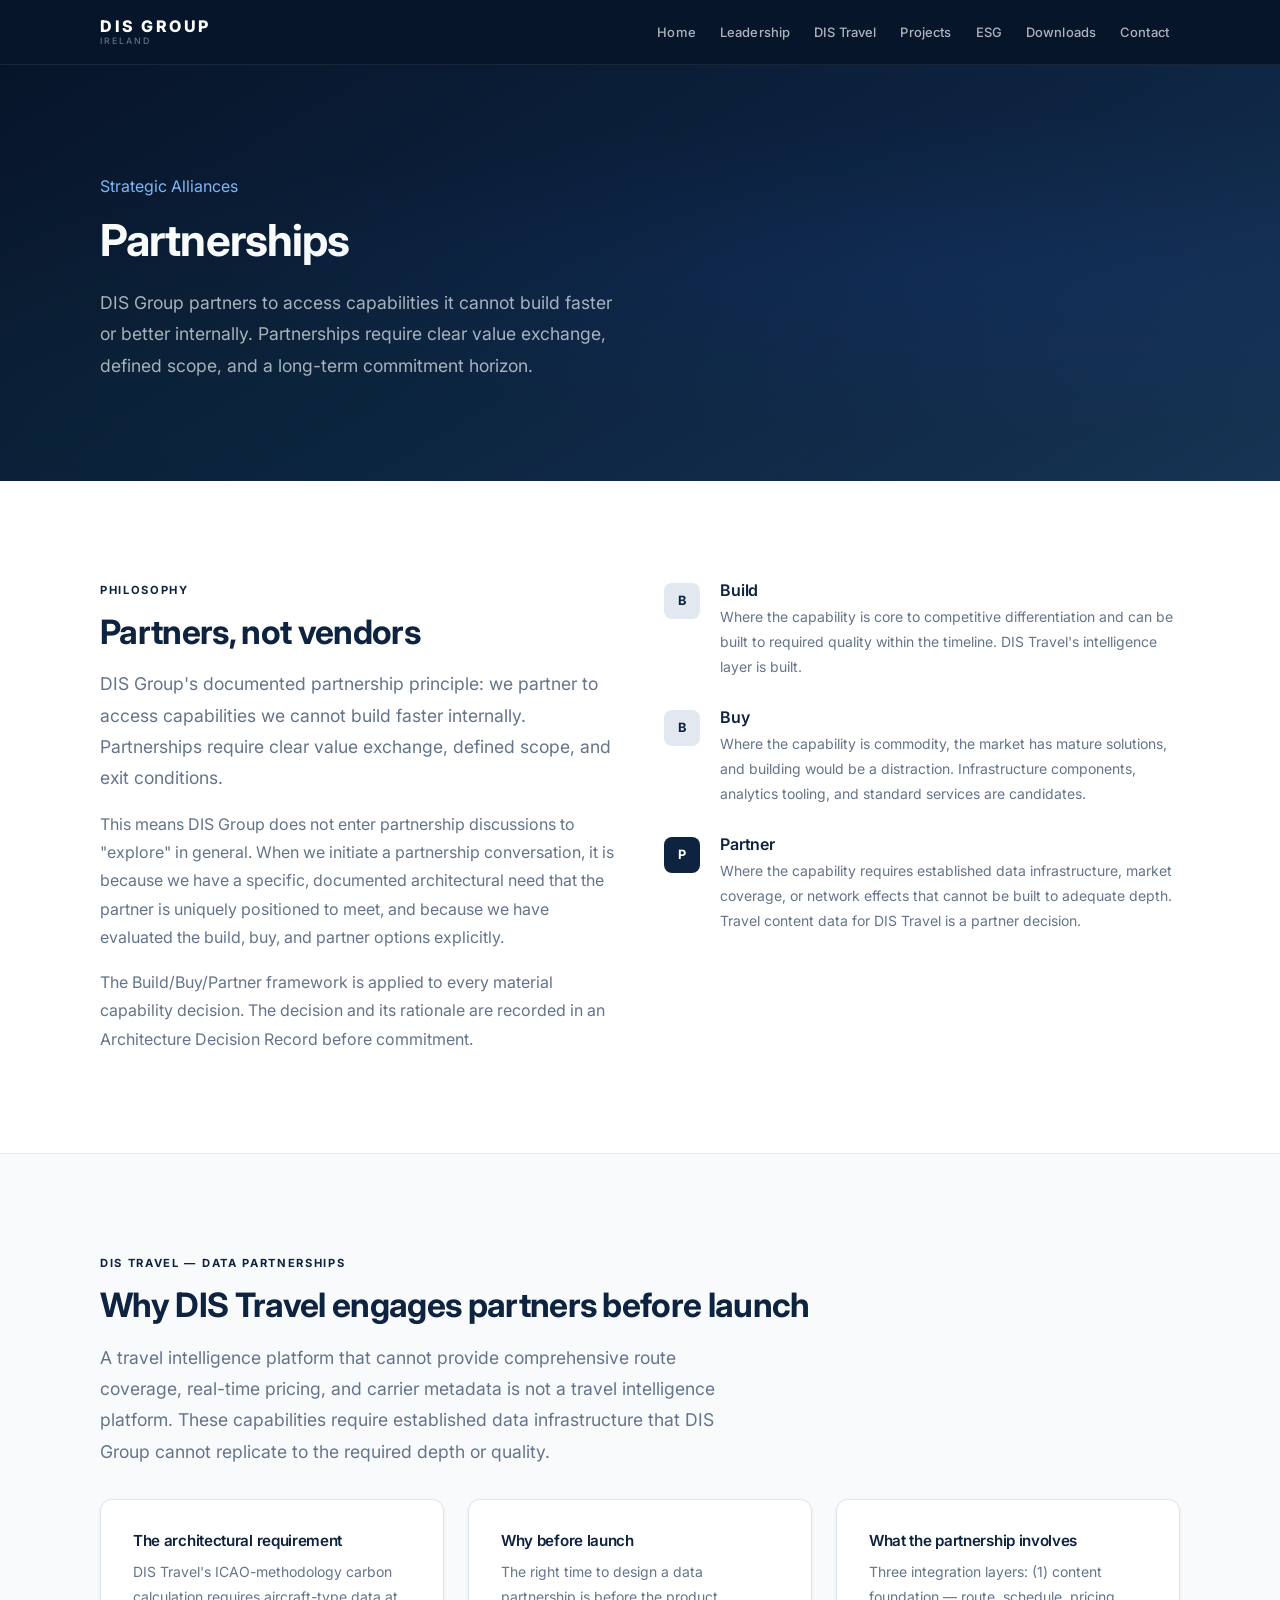
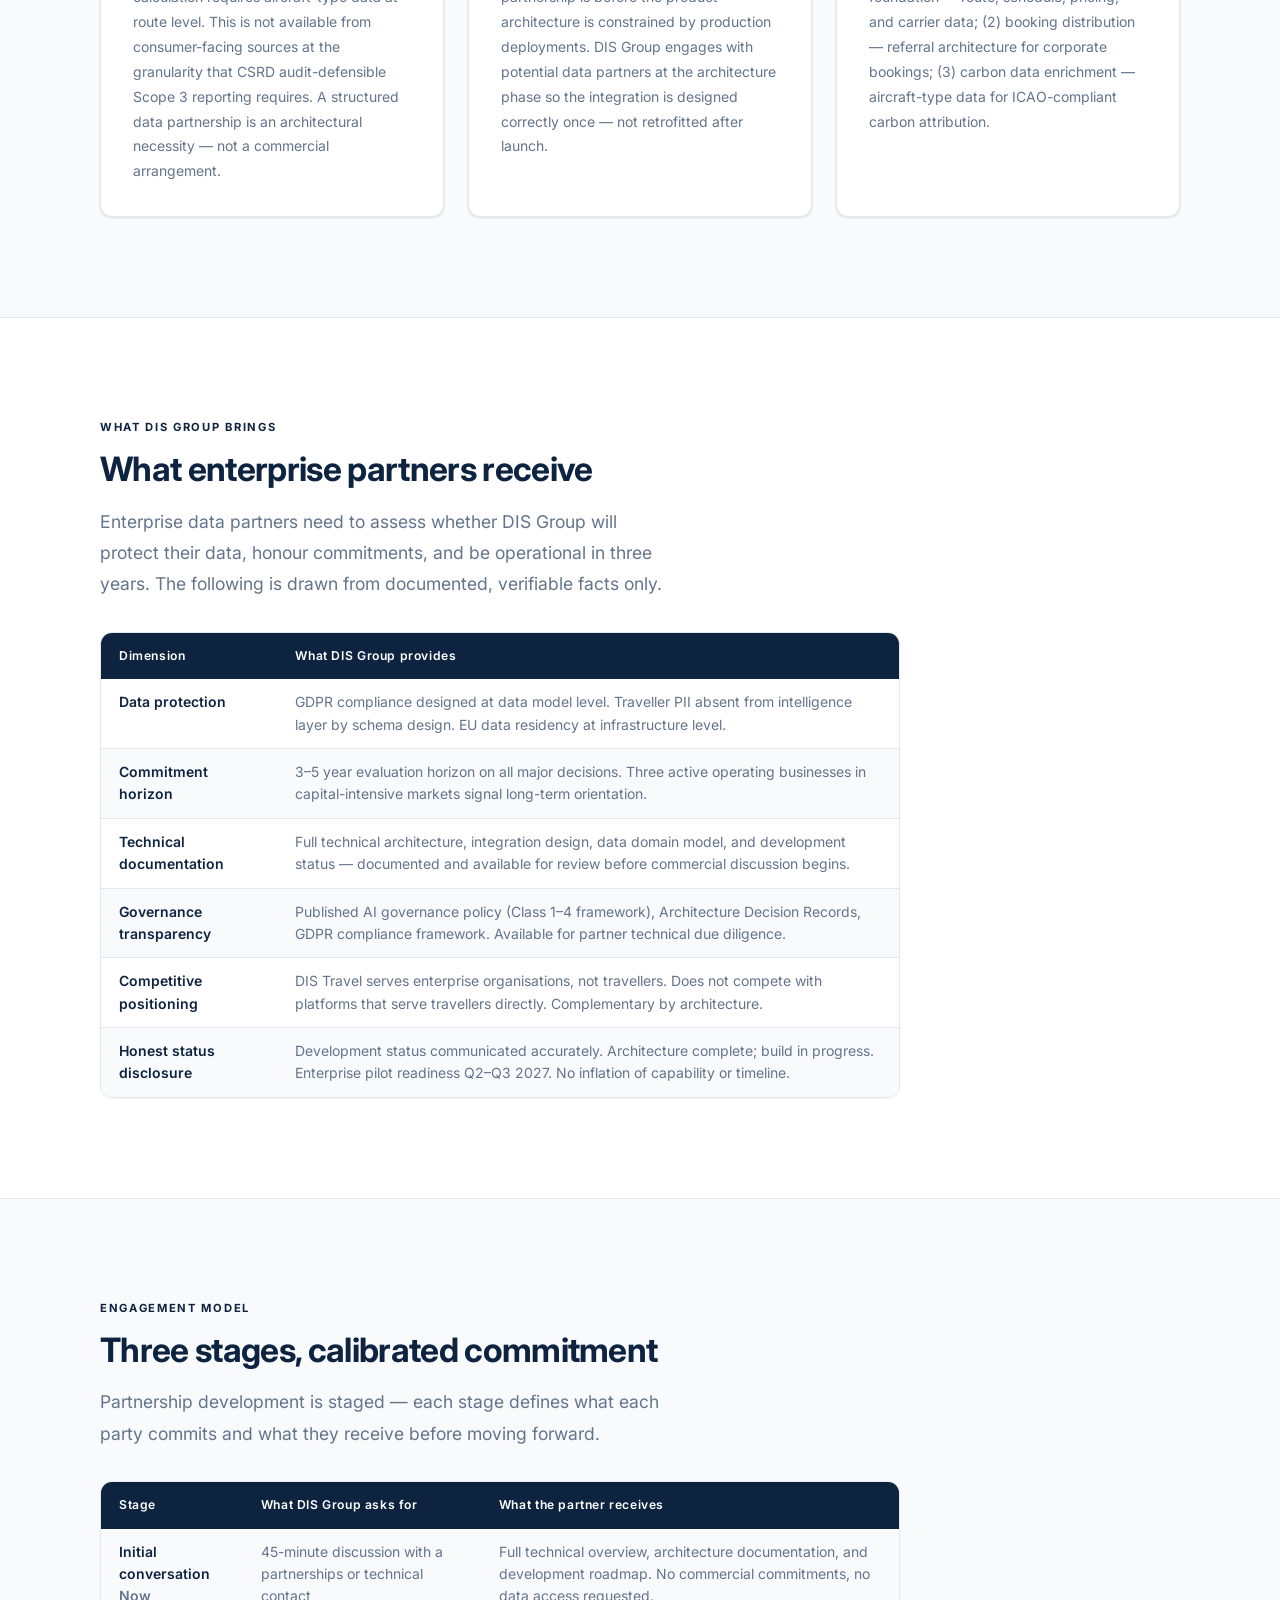
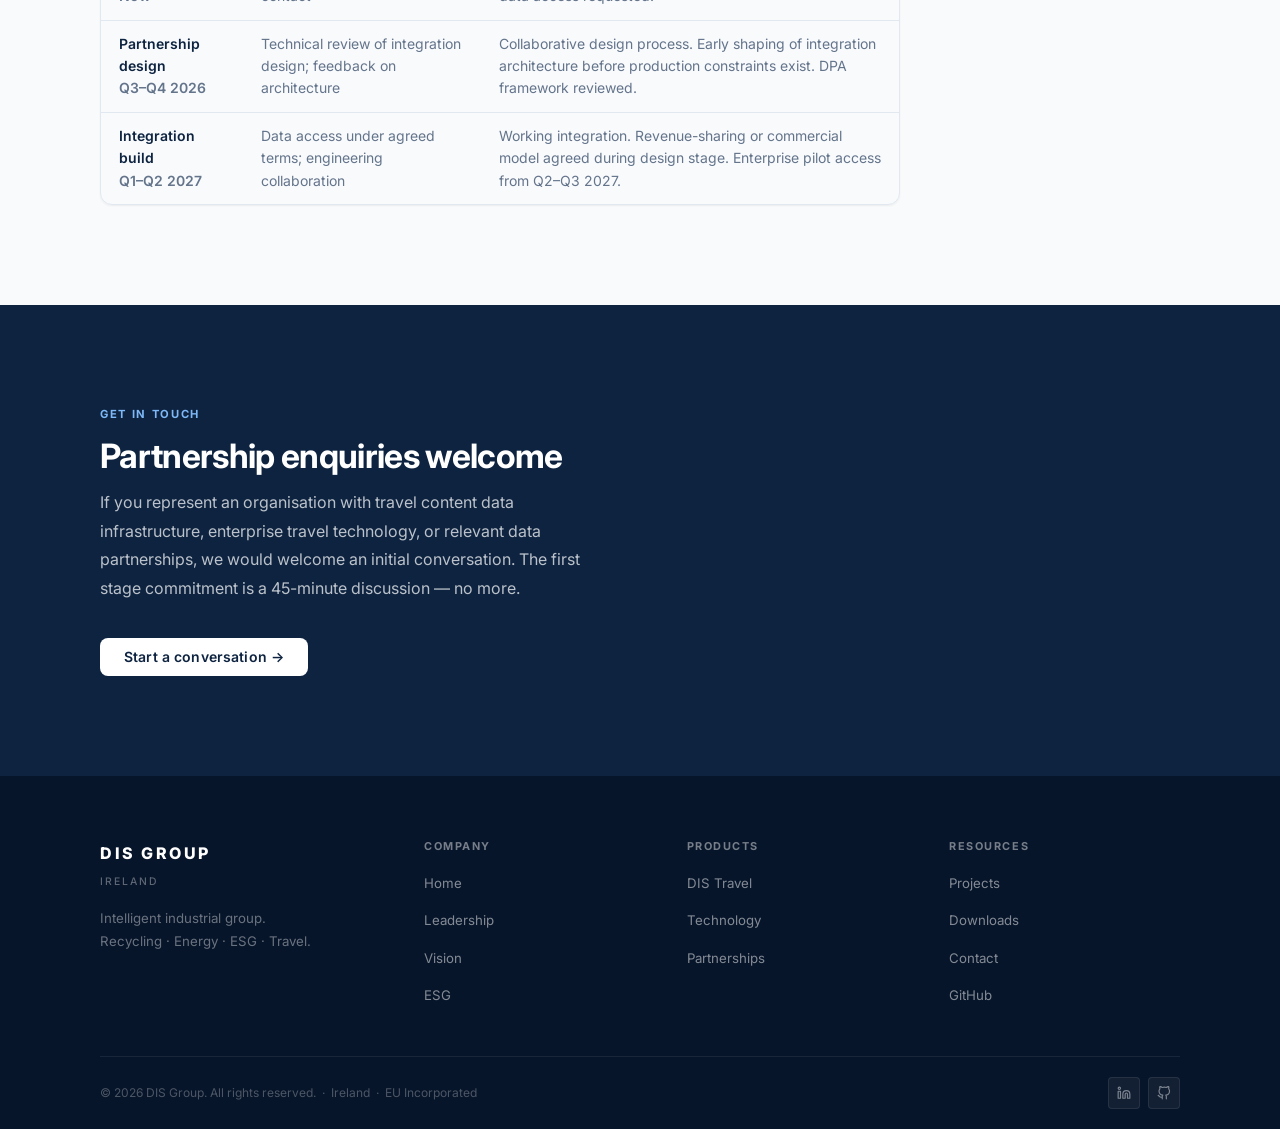
<file: docs/partnerships.html>
<!DOCTYPE html>
<html lang="en">
<head>
  <meta charset="UTF-8">
  <meta name="viewport" content="width=device-width, initial-scale=1.0">
  <title>Partnerships — DIS Group</title>
  <meta name="description" content="DIS Group's partnership philosophy, Build/Buy/Partner framework, and enterprise data partnership enquiries for DIS Travel.">
  <link rel="preconnect" href="https://fonts.googleapis.com">
  <link rel="preconnect" href="https://fonts.gstatic.com" crossorigin>
  <link href="https://fonts.googleapis.com/css2?family=Inter:wght@300;400;500;600;700;800&display=swap" rel="stylesheet">
  <link rel="stylesheet" href="css/style.css">
</head>
<body>

<nav class="nav">
  <div class="container">
    <div class="nav-inner">
      <a href="index.html" class="nav-logo">
        <span class="nav-logo-mark">DIS GROUP</span>
        <span class="nav-logo-sub">Ireland</span>
      </a>
      <input type="checkbox" id="nav-toggle" class="nav-toggle-input">
      <label for="nav-toggle" class="nav-hamburger" aria-label="Menu">
        <span></span><span></span><span></span>
      </label>
      <ul class="nav-links">
        <li><a href="index.html">Home</a></li>
        <li><a href="leadership.html">Leadership</a></li>
        <li><a href="dis-travel.html">DIS Travel</a></li>
        <li><a href="projects.html">Projects</a></li>
        <li><a href="esg.html">ESG</a></li>
        <li><a href="downloads.html">Downloads</a></li>
        <li><a href="contact.html">Contact</a></li>
      </ul>
    </div>
  </div>
</nav>

<!-- ── HERO ── -->
<section class="hero">
  <div class="container">
    <div class="hero-eyebrow">Strategic Alliances</div>
    <h1>Partnerships</h1>
    <p class="lead">DIS Group partners to access capabilities it cannot build faster or better internally. Partnerships require clear value exchange, defined scope, and a long-term commitment horizon.</p>
  </div>
</section>

<!-- ── PHILOSOPHY ── -->
<section class="section">
  <div class="container">
    <div class="two-col">
      <div>
        <span class="section-label">Philosophy</span>
        <h2 class="mt-xs">Partners, not vendors</h2>
        <p class="lead mt-sm">DIS Group's documented partnership principle: we partner to access capabilities we cannot build faster internally. Partnerships require clear value exchange, defined scope, and exit conditions.</p>
        <p>This means DIS Group does not enter partnership discussions to "explore" in general. When we initiate a partnership conversation, it is because we have a specific, documented architectural need that the partner is uniquely positioned to meet, and because we have evaluated the build, buy, and partner options explicitly.</p>
        <p>The Build/Buy/Partner framework is applied to every material capability decision. The decision and its rationale are recorded in an Architecture Decision Record before commitment.</p>
      </div>
      <div>
        <div class="pillar-list">
          <div class="pillar">
            <div class="pillar-number" style="background:var(--gray-200); color:var(--navy);">B</div>
            <div class="pillar-body">
              <h4>Build</h4>
              <p>Where the capability is core to competitive differentiation and can be built to required quality within the timeline. DIS Travel's intelligence layer is built.</p>
            </div>
          </div>
          <div class="pillar">
            <div class="pillar-number" style="background:var(--gray-200); color:var(--navy);">B</div>
            <div class="pillar-body">
              <h4>Buy</h4>
              <p>Where the capability is commodity, the market has mature solutions, and building would be a distraction. Infrastructure components, analytics tooling, and standard services are candidates.</p>
            </div>
          </div>
          <div class="pillar">
            <div class="pillar-number">P</div>
            <div class="pillar-body">
              <h4>Partner</h4>
              <p>Where the capability requires established data infrastructure, market coverage, or network effects that cannot be built to adequate depth. Travel content data for DIS Travel is a partner decision.</p>
            </div>
          </div>
        </div>
      </div>
    </div>
  </div>
</section>

<hr class="divider">

<!-- ── DIS TRAVEL PARTNERSHIPS ── -->
<section class="section section-alt">
  <div class="container">
    <span class="section-label">DIS Travel — Data Partnerships</span>
    <h2 class="mt-xs">Why DIS Travel engages partners before launch</h2>
    <p class="lead mt-sm" style="max-width:640px;">A travel intelligence platform that cannot provide comprehensive route coverage, real-time pricing, and carrier metadata is not a travel intelligence platform. These capabilities require established data infrastructure that DIS Group cannot replicate to the required depth or quality.</p>

    <div class="card-grid mt-md">
      <div class="card">
        <h3 style="font-size:0.95rem;">The architectural requirement</h3>
        <p style="font-size:0.875rem;">DIS Travel's ICAO-methodology carbon calculation requires aircraft-type data at route level. This is not available from consumer-facing sources at the granularity that CSRD audit-defensible Scope 3 reporting requires. A structured data partnership is an architectural necessity — not a commercial arrangement.</p>
      </div>
      <div class="card">
        <h3 style="font-size:0.95rem;">Why before launch</h3>
        <p style="font-size:0.875rem;">The right time to design a data partnership is before the product architecture is constrained by production deployments. DIS Group engages with potential data partners at the architecture phase so the integration is designed correctly once — not retrofitted after launch.</p>
      </div>
      <div class="card">
        <h3 style="font-size:0.95rem;">What the partnership involves</h3>
        <p style="font-size:0.875rem;">Three integration layers: (1) content foundation — route, schedule, pricing, and carrier data; (2) booking distribution — referral architecture for corporate bookings; (3) carbon data enrichment — aircraft-type data for ICAO-compliant carbon attribution.</p>
      </div>
    </div>
  </div>
</section>

<hr class="divider">

<!-- ── WHAT DIS OFFERS ── -->
<section class="section">
  <div class="container">
    <span class="section-label">What DIS Group Brings</span>
    <h2 class="mt-xs">What enterprise partners receive</h2>
    <p class="lead mt-sm" style="max-width:580px;">Enterprise data partners need to assess whether DIS Group will protect their data, honour commitments, and be operational in three years. The following is drawn from documented, verifiable facts only.</p>

    <div class="data-table-wrap mt-md" style="max-width:800px;">
      <table class="data-table">
        <thead>
          <tr><th>Dimension</th><th>What DIS Group provides</th></tr>
        </thead>
        <tbody>
          <tr>
            <td>Data protection</td>
            <td>GDPR compliance designed at data model level. Traveller PII absent from intelligence layer by schema design. EU data residency at infrastructure level.</td>
          </tr>
          <tr>
            <td>Commitment horizon</td>
            <td>3–5 year evaluation horizon on all major decisions. Three active operating businesses in capital-intensive markets signal long-term orientation.</td>
          </tr>
          <tr>
            <td>Technical documentation</td>
            <td>Full technical architecture, integration design, data domain model, and development status — documented and available for review before commercial discussion begins.</td>
          </tr>
          <tr>
            <td>Governance transparency</td>
            <td>Published AI governance policy (Class 1–4 framework), Architecture Decision Records, GDPR compliance framework. Available for partner technical due diligence.</td>
          </tr>
          <tr>
            <td>Competitive positioning</td>
            <td>DIS Travel serves enterprise organisations, not travellers. Does not compete with platforms that serve travellers directly. Complementary by architecture.</td>
          </tr>
          <tr>
            <td>Honest status disclosure</td>
            <td>Development status communicated accurately. Architecture complete; build in progress. Enterprise pilot readiness Q2–Q3 2027. No inflation of capability or timeline.</td>
          </tr>
        </tbody>
      </table>
    </div>
  </div>
</section>

<hr class="divider">

<!-- ── PARTNERSHIP STAGES ── -->
<section class="section section-alt">
  <div class="container">
    <span class="section-label">Engagement Model</span>
    <h2 class="mt-xs">Three stages, calibrated commitment</h2>
    <p class="lead mt-sm" style="max-width:580px;">Partnership development is staged — each stage defines what each party commits and what they receive before moving forward.</p>

    <div class="data-table-wrap mt-md" style="max-width:800px;">
      <table class="data-table">
        <thead>
          <tr><th>Stage</th><th>What DIS Group asks for</th><th>What the partner receives</th></tr>
        </thead>
        <tbody>
          <tr>
            <td>Initial conversation<br><span class="text-small text-muted">Now</span></td>
            <td>45-minute discussion with a partnerships or technical contact</td>
            <td>Full technical overview, architecture documentation, and development roadmap. No commercial commitments, no data access requested.</td>
          </tr>
          <tr>
            <td>Partnership design<br><span class="text-small text-muted">Q3–Q4 2026</span></td>
            <td>Technical review of integration design; feedback on architecture</td>
            <td>Collaborative design process. Early shaping of integration architecture before production constraints exist. DPA framework reviewed.</td>
          </tr>
          <tr>
            <td>Integration build<br><span class="text-small text-muted">Q1–Q2 2027</span></td>
            <td>Data access under agreed terms; engineering collaboration</td>
            <td>Working integration. Revenue-sharing or commercial model agreed during design stage. Enterprise pilot access from Q2–Q3 2027.</td>
          </tr>
        </tbody>
      </table>
    </div>
  </div>
</section>

<!-- ── CTA ── -->
<section class="section section-navy">
  <div class="container">
    <span class="section-label" style="color:#7EB8F7;">Get in touch</span>
    <h2 style="color:white; max-width:560px; margin-top:8px;">Partnership enquiries welcome</h2>
    <p style="color:rgba(255,255,255,0.72); max-width:520px; margin-top:12px;">If you represent an organisation with travel content data infrastructure, enterprise travel technology, or relevant data partnerships, we would welcome an initial conversation. The first stage commitment is a 45-minute discussion — no more.</p>
    <a href="contact.html" class="btn btn-white mt-md" style="margin-top:20px;">Start a conversation &rarr;</a>
  </div>
</section>

<footer>
  <div class="container">
    <div class="footer-top">
      <div>
        <div class="footer-brand-mark">DIS GROUP</div>
        <div class="footer-brand-sub">Ireland</div>
        <p class="footer-desc">Intelligent industrial group. Recycling · Energy · ESG · Travel.</p>
      </div>
      <div class="footer-nav">
        <div class="footer-nav-col">
          <h5>Company</h5>
          <ul>
            <li><a href="index.html">Home</a></li>
            <li><a href="leadership.html">Leadership</a></li>
            <li><a href="vision.html">Vision</a></li>
            <li><a href="esg.html">ESG</a></li>
          </ul>
        </div>
        <div class="footer-nav-col">
          <h5>Products</h5>
          <ul>
            <li><a href="dis-travel.html">DIS Travel</a></li>
            <li><a href="technology.html">Technology</a></li>
            <li><a href="partnerships.html">Partnerships</a></li>
          </ul>
        </div>
        <div class="footer-nav-col">
          <h5>Resources</h5>
          <ul>
            <li><a href="projects.html">Projects</a></li>
            <li><a href="downloads.html">Downloads</a></li>
            <li><a href="contact.html">Contact</a></li>
            <li><a href="https://github.com/Glebhik/DIS-Foundation" target="_blank" rel="noopener">GitHub</a></li>
          </ul>
        </div>
      </div>
    </div>
    <div class="footer-bottom">
      <span class="footer-bottom-left">&copy; 2026 DIS Group. All rights reserved. &nbsp;&middot;&nbsp; Ireland &nbsp;&middot;&nbsp; EU Incorporated</span>
      <div class="footer-social">
        <a href="https://linkedin.com" title="LinkedIn" target="_blank" rel="noopener">
          <svg viewBox="0 0 24 24"><path d="M16 8a6 6 0 0 1 6 6v7h-4v-7a2 2 0 0 0-2-2 2 2 0 0 0-2 2v7h-4v-7a6 6 0 0 1 6-6z"/><rect x="2" y="9" width="4" height="12"/><circle cx="4" cy="4" r="2"/></svg>
        </a>
        <a href="https://github.com/Glebhik/DIS-Foundation" title="GitHub" target="_blank" rel="noopener">
          <svg viewBox="0 0 24 24"><path d="M9 19c-5 1.5-5-2.5-7-3m14 6v-3.87a3.37 3.37 0 0 0-.94-2.61c3.14-.35 6.44-1.54 6.44-7A5.44 5.44 0 0 0 20 4.77 5.07 5.07 0 0 0 19.91 1S18.73.65 16 2.48a13.38 13.38 0 0 0-7 0C6.27.65 5.09 1 5.09 1A5.07 5.07 0 0 0 5 4.77a5.44 5.44 0 0 0-1.5 3.78c0 5.42 3.3 6.61 6.44 7A3.37 3.37 0 0 0 9 18.13V22"/></svg>
        </a>
      </div>
    </div>
  </div>
</footer>

</body>
</html>
</file>
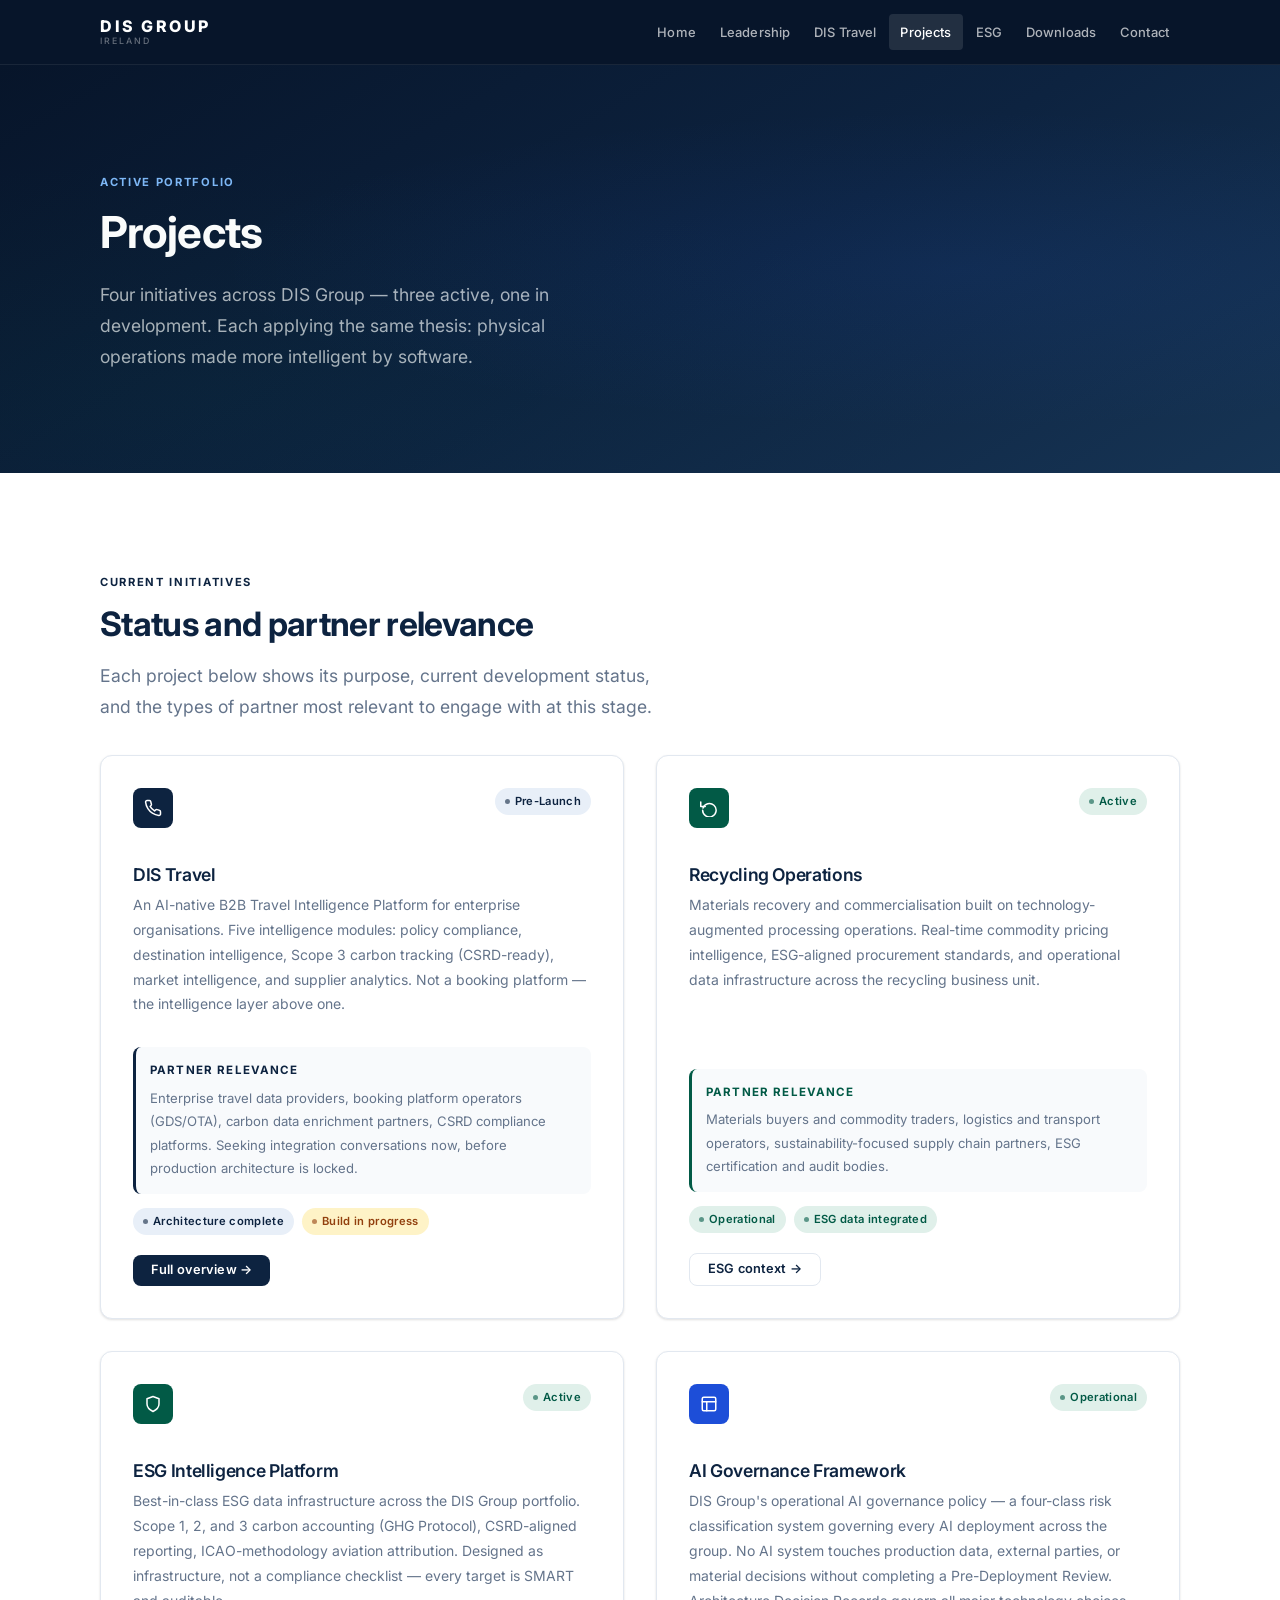
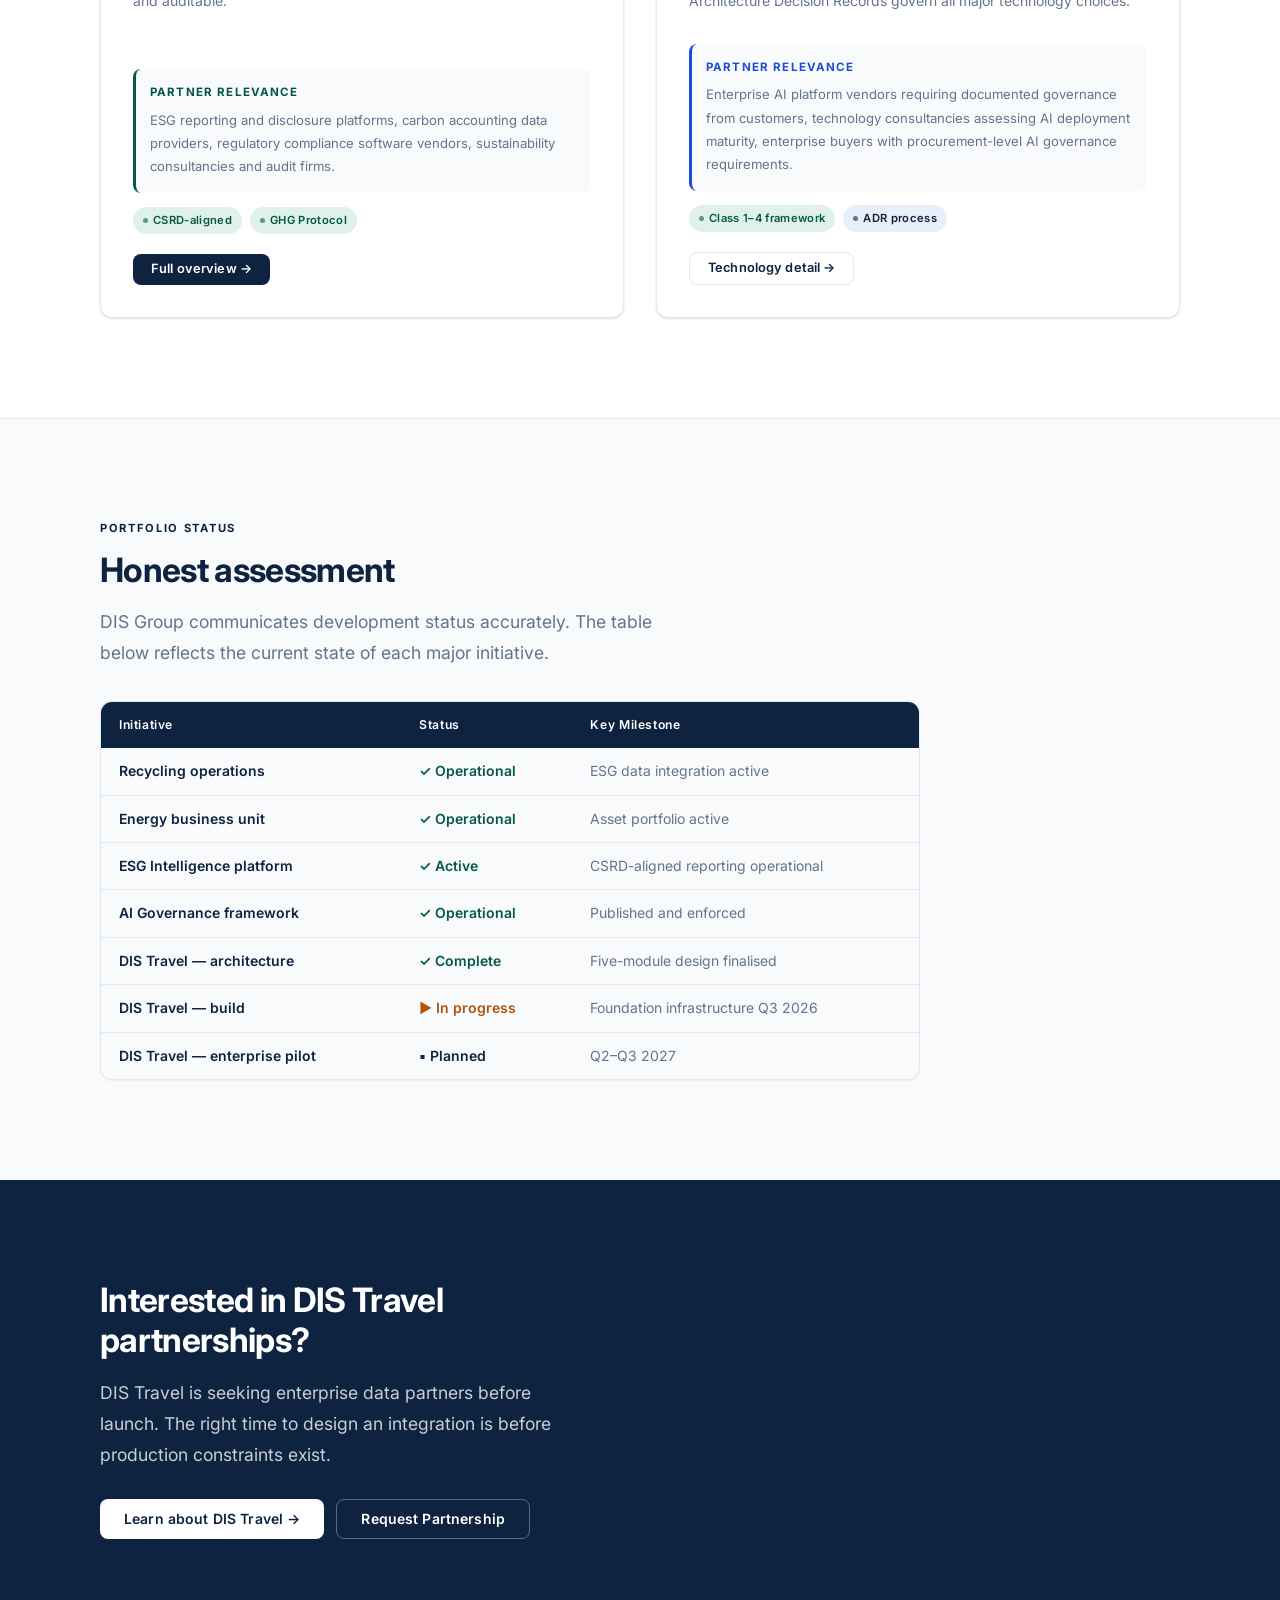
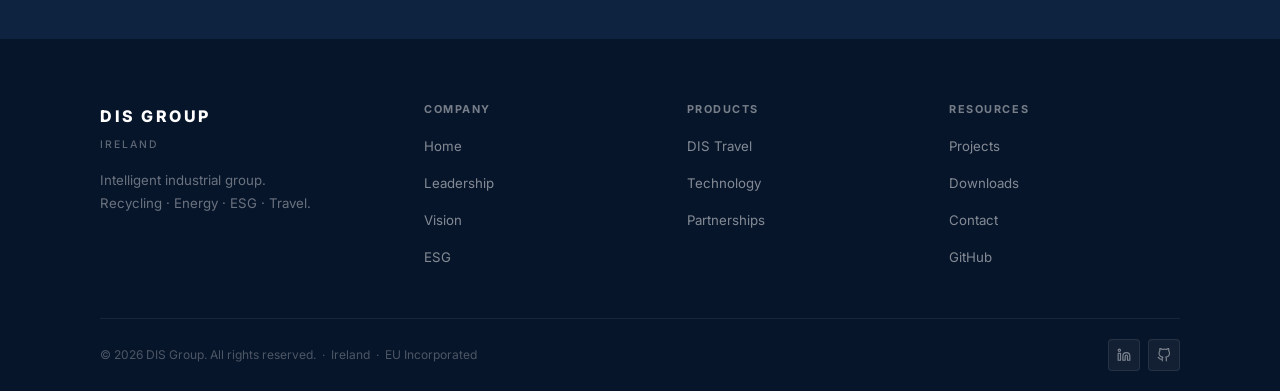
<file: docs/projects.html>
<!DOCTYPE html>
<html lang="en">
<head>
  <meta charset="UTF-8">
  <meta name="viewport" content="width=device-width, initial-scale=1.0">
  <title>Projects — DIS Group</title>
  <meta name="description" content="DIS Group's active portfolio: DIS Travel, Recycling operations, ESG Intelligence platform, and AI Governance framework.">
  <link rel="preconnect" href="https://fonts.googleapis.com">
  <link rel="preconnect" href="https://fonts.gstatic.com" crossorigin>
  <link href="https://fonts.googleapis.com/css2?family=Inter:wght@300;400;500;600;700;800&display=swap" rel="stylesheet">
  <link rel="stylesheet" href="css/style.css">
</head>
<body>

<nav class="nav">
  <div class="container">
    <div class="nav-inner">
      <a href="index.html" class="nav-logo">
        <span class="nav-logo-mark">DIS GROUP</span>
        <span class="nav-logo-sub">Ireland</span>
      </a>
      <input type="checkbox" id="nav-toggle" class="nav-toggle-input">
      <label for="nav-toggle" class="nav-hamburger" aria-label="Menu">
        <span></span><span></span><span></span>
      </label>
      <ul class="nav-links">
        <li><a href="index.html">Home</a></li>
        <li><a href="leadership.html">Leadership</a></li>
        <li><a href="dis-travel.html">DIS Travel</a></li>
        <li><a href="projects.html" class="active">Projects</a></li>
        <li><a href="esg.html">ESG</a></li>
        <li><a href="downloads.html">Downloads</a></li>
        <li><a href="contact.html">Contact</a></li>
      </ul>
    </div>
  </div>
</nav>

<!-- ── HERO ── -->
<section class="hero">
  <div class="container">
    <div class="hero-eyebrow eyebrow">Active Portfolio</div>
    <h1>Projects</h1>
    <p class="lead">Four initiatives across DIS Group — three active, one in development. Each applying the same thesis: physical operations made more intelligent by software.</p>
  </div>
</section>

<!-- ── PROJECT CARDS ── -->
<section class="section">
  <div class="container">
    <span class="eyebrow">Current Initiatives</span>
    <h2 style="margin-top: 12px;">Status and partner relevance</h2>
    <p class="lead" style="max-width: 580px; margin-top: 16px;">Each project below shows its purpose, current development status, and the types of partner most relevant to engage with at this stage.</p>

    <div class="grid-2 mt-8">

      <!-- DIS Travel -->
      <div class="project-card">
        <div class="project-card-top">
          <div class="icon-chip icon-chip-navy">
            <svg viewBox="0 0 24 24"><path d="M22 16.92v3a2 2 0 0 1-2.18 2 19.79 19.79 0 0 1-8.63-3.07 19.5 19.5 0 0 1-6-6 19.79 19.79 0 0 1-3.07-8.67A2 2 0 0 1 4.11 2h3a2 2 0 0 1 2 1.72c.127.96.361 1.903.7 2.81a2 2 0 0 1-.45 2.11L8.09 9.91a16 16 0 0 0 6 6l1.27-1.27a2 2 0 0 1 2.11-.45c.907.339 1.85.573 2.81.7A2 2 0 0 1 22 16.92z"/></svg>
          </div>
          <span class="badge badge-navy">Pre-Launch</span>
        </div>
        <h3>DIS Travel</h3>
        <p>An AI-native B2B Travel Intelligence Platform for enterprise organisations. Five intelligence modules: policy compliance, destination intelligence, Scope 3 carbon tracking (CSRD-ready), market intelligence, and supplier analytics. Not a booking platform — the intelligence layer above one.</p>
        <div style="margin-top: 14px; padding: 14px; background: var(--gray-50); border-radius: var(--radius); border-left: 3px solid var(--navy);">
          <div style="font-size: 0.72rem; font-weight: 700; letter-spacing: 0.1em; text-transform: uppercase; color: var(--navy); margin-bottom: 6px;">Partner Relevance</div>
          <p style="font-size: 0.82rem; color: var(--text-muted); margin: 0;">Enterprise travel data providers, booking platform operators (GDS/OTA), carbon data enrichment partners, CSRD compliance platforms. Seeking integration conversations now, before production architecture is locked.</p>
        </div>
        <div style="margin-top: 14px; display: flex; gap: 8px; flex-wrap: wrap;">
          <span class="badge badge-navy">Architecture complete</span>
          <span class="badge badge-orange">Build in progress</span>
        </div>
        <div class="project-link">
          <a href="dis-travel.html" class="btn btn-navy btn-sm">Full overview &rarr;</a>
        </div>
      </div>

      <!-- Recycling -->
      <div class="project-card">
        <div class="project-card-top">
          <div class="icon-chip icon-chip-green">
            <svg viewBox="0 0 24 24"><polyline points="1 4 1 10 7 10"/><path d="M3.51 15a9 9 0 1 0 .49-3"/></svg>
          </div>
          <span class="badge badge-green">Active</span>
        </div>
        <h3>Recycling Operations</h3>
        <p>Materials recovery and commercialisation built on technology-augmented processing operations. Real-time commodity pricing intelligence, ESG-aligned procurement standards, and operational data infrastructure across the recycling business unit.</p>
        <div style="margin-top: 14px; padding: 14px; background: var(--gray-50); border-radius: var(--radius); border-left: 3px solid var(--green);">
          <div style="font-size: 0.72rem; font-weight: 700; letter-spacing: 0.1em; text-transform: uppercase; color: var(--green); margin-bottom: 6px;">Partner Relevance</div>
          <p style="font-size: 0.82rem; color: var(--text-muted); margin: 0;">Materials buyers and commodity traders, logistics and transport operators, sustainability-focused supply chain partners, ESG certification and audit bodies.</p>
        </div>
        <div style="margin-top: 14px; display: flex; gap: 8px; flex-wrap: wrap;">
          <span class="badge badge-green">Operational</span>
          <span class="badge badge-green">ESG data integrated</span>
        </div>
        <div class="project-link">
          <a href="esg.html" class="btn btn-ghost btn-sm">ESG context &rarr;</a>
        </div>
      </div>

      <!-- ESG Intelligence -->
      <div class="project-card">
        <div class="project-card-top">
          <div class="icon-chip icon-chip-green">
            <svg viewBox="0 0 24 24"><path d="M12 22s8-4 8-10V5l-8-3-8 3v7c0 6 8 10 8 10z"/></svg>
          </div>
          <span class="badge badge-green">Active</span>
        </div>
        <h3>ESG Intelligence Platform</h3>
        <p>Best-in-class ESG data infrastructure across the DIS Group portfolio. Scope 1, 2, and 3 carbon accounting (GHG Protocol), CSRD-aligned reporting, ICAO-methodology aviation attribution. Designed as infrastructure, not a compliance checklist — every target is SMART and auditable.</p>
        <div style="margin-top: 14px; padding: 14px; background: var(--gray-50); border-radius: var(--radius); border-left: 3px solid var(--green);">
          <div style="font-size: 0.72rem; font-weight: 700; letter-spacing: 0.1em; text-transform: uppercase; color: var(--green); margin-bottom: 6px;">Partner Relevance</div>
          <p style="font-size: 0.82rem; color: var(--text-muted); margin: 0;">ESG reporting and disclosure platforms, carbon accounting data providers, regulatory compliance software vendors, sustainability consultancies and audit firms.</p>
        </div>
        <div style="margin-top: 14px; display: flex; gap: 8px; flex-wrap: wrap;">
          <span class="badge badge-green">CSRD-aligned</span>
          <span class="badge badge-green">GHG Protocol</span>
        </div>
        <div class="project-link">
          <a href="esg.html" class="btn btn-navy btn-sm">Full overview &rarr;</a>
        </div>
      </div>

      <!-- AI Governance -->
      <div class="project-card">
        <div class="project-card-top">
          <div class="icon-chip icon-chip-blue">
            <svg viewBox="0 0 24 24"><rect x="3" y="3" width="18" height="18" rx="2"/><line x1="3" y1="9" x2="21" y2="9"/><line x1="9" y1="21" x2="9" y2="9"/></svg>
          </div>
          <span class="badge badge-green">Operational</span>
        </div>
        <h3>AI Governance Framework</h3>
        <p>DIS Group's operational AI governance policy — a four-class risk classification system governing every AI deployment across the group. No AI system touches production data, external parties, or material decisions without completing a Pre-Deployment Review. Architecture Decision Records govern all major technology choices.</p>
        <div style="margin-top: 14px; padding: 14px; background: var(--gray-50); border-radius: var(--radius); border-left: 3px solid var(--blue);">
          <div style="font-size: 0.72rem; font-weight: 700; letter-spacing: 0.1em; text-transform: uppercase; color: var(--blue); margin-bottom: 6px;">Partner Relevance</div>
          <p style="font-size: 0.82rem; color: var(--text-muted); margin: 0;">Enterprise AI platform vendors requiring documented governance from customers, technology consultancies assessing AI deployment maturity, enterprise buyers with procurement-level AI governance requirements.</p>
        </div>
        <div style="margin-top: 14px; display: flex; gap: 8px; flex-wrap: wrap;">
          <span class="badge badge-green">Class 1–4 framework</span>
          <span class="badge badge-navy">ADR process</span>
        </div>
        <div class="project-link">
          <a href="technology.html" class="btn btn-ghost btn-sm">Technology detail &rarr;</a>
        </div>
      </div>

    </div>
  </div>
</section>

<hr class="divider">

<!-- ── DEVELOPMENT STATUS ── -->
<section class="section section-alt">
  <div class="container">
    <span class="eyebrow">Portfolio Status</span>
    <h2 style="margin-top: 12px;">Honest assessment</h2>
    <p class="lead" style="max-width: 560px; margin-top: 16px;">DIS Group communicates development status accurately. The table below reflects the current state of each major initiative.</p>

    <div class="table-wrap mt-8" style="max-width: 820px;">
      <table class="data-table">
        <thead>
          <tr><th>Initiative</th><th>Status</th><th>Key Milestone</th></tr>
        </thead>
        <tbody>
          <tr>
            <td>Recycling operations</td>
            <td><span class="status-done">&#10003; Operational</span></td>
            <td>ESG data integration active</td>
          </tr>
          <tr>
            <td>Energy business unit</td>
            <td><span class="status-done">&#10003; Operational</span></td>
            <td>Asset portfolio active</td>
          </tr>
          <tr>
            <td>ESG Intelligence platform</td>
            <td><span class="status-done">&#10003; Active</span></td>
            <td>CSRD-aligned reporting operational</td>
          </tr>
          <tr>
            <td>AI Governance framework</td>
            <td><span class="status-done">&#10003; Operational</span></td>
            <td>Published and enforced</td>
          </tr>
          <tr>
            <td>DIS Travel — architecture</td>
            <td><span class="status-done">&#10003; Complete</span></td>
            <td>Five-module design finalised</td>
          </tr>
          <tr>
            <td>DIS Travel — build</td>
            <td><span class="status-progress">&#9654; In progress</span></td>
            <td>Foundation infrastructure Q3 2026</td>
          </tr>
          <tr>
            <td>DIS Travel — enterprise pilot</td>
            <td><span class="status-designed">&#9642; Planned</span></td>
            <td>Q2–Q3 2027</td>
          </tr>
        </tbody>
      </table>
    </div>
  </div>
</section>

<!-- ── CTA ── -->
<section class="section section-dark">
  <div class="container">
    <h2 style="max-width: 520px;">Interested in DIS Travel partnerships?</h2>
    <p class="lead" style="max-width: 480px; margin-top: 16px;">DIS Travel is seeking enterprise data partners before launch. The right time to design an integration is before production constraints exist.</p>
    <div style="margin-top: 28px; display: flex; gap: 12px; flex-wrap: wrap;">
      <a href="dis-travel.html" class="btn btn-primary">Learn about DIS Travel &rarr;</a>
      <a href="contact.html" class="btn btn-outline">Request Partnership</a>
    </div>
  </div>
</section>

<footer>
  <div class="container">
    <div class="footer-top">
      <div>
        <div class="footer-brand-mark">DIS GROUP</div>
        <div class="footer-brand-sub">Ireland</div>
        <p class="footer-desc">Intelligent industrial group. Recycling · Energy · ESG · Travel.</p>
      </div>
      <div class="footer-nav">
        <div class="footer-nav-col">
          <h5>Company</h5>
          <ul>
            <li><a href="index.html">Home</a></li>
            <li><a href="leadership.html">Leadership</a></li>
            <li><a href="vision.html">Vision</a></li>
            <li><a href="esg.html">ESG</a></li>
          </ul>
        </div>
        <div class="footer-nav-col">
          <h5>Products</h5>
          <ul>
            <li><a href="dis-travel.html">DIS Travel</a></li>
            <li><a href="technology.html">Technology</a></li>
            <li><a href="partnerships.html">Partnerships</a></li>
          </ul>
        </div>
        <div class="footer-nav-col">
          <h5>Resources</h5>
          <ul>
            <li><a href="projects.html">Projects</a></li>
            <li><a href="downloads.html">Downloads</a></li>
            <li><a href="contact.html">Contact</a></li>
            <li><a href="https://github.com/Glebhik/DIS-Foundation" target="_blank" rel="noopener">GitHub</a></li>
          </ul>
        </div>
      </div>
    </div>
    <div class="footer-bottom">
      <span class="footer-bottom-left">&copy; 2026 DIS Group. All rights reserved. &nbsp;&middot;&nbsp; Ireland &nbsp;&middot;&nbsp; EU Incorporated</span>
      <div class="footer-social">
        <a href="https://linkedin.com" title="LinkedIn" target="_blank" rel="noopener">
          <svg viewBox="0 0 24 24"><path d="M16 8a6 6 0 0 1 6 6v7h-4v-7a2 2 0 0 0-2-2 2 2 0 0 0-2 2v7h-4v-7a6 6 0 0 1 6-6z"/><rect x="2" y="9" width="4" height="12"/><circle cx="4" cy="4" r="2"/></svg>
        </a>
        <a href="https://github.com/Glebhik/DIS-Foundation" title="GitHub" target="_blank" rel="noopener">
          <svg viewBox="0 0 24 24"><path d="M9 19c-5 1.5-5-2.5-7-3m14 6v-3.87a3.37 3.37 0 0 0-.94-2.61c3.14-.35 6.44-1.54 6.44-7A5.44 5.44 0 0 0 20 4.77 5.07 5.07 0 0 0 19.91 1S18.73.65 16 2.48a13.38 13.38 0 0 0-7 0C6.27.65 5.09 1 5.09 1A5.07 5.07 0 0 0 5 4.77a5.44 5.44 0 0 0-1.5 3.78c0 5.42 3.3 6.61 6.44 7A3.37 3.37 0 0 0 9 18.13V22"/></svg>
        </a>
      </div>
    </div>
  </div>
</footer>

</body>
</html>
</file>
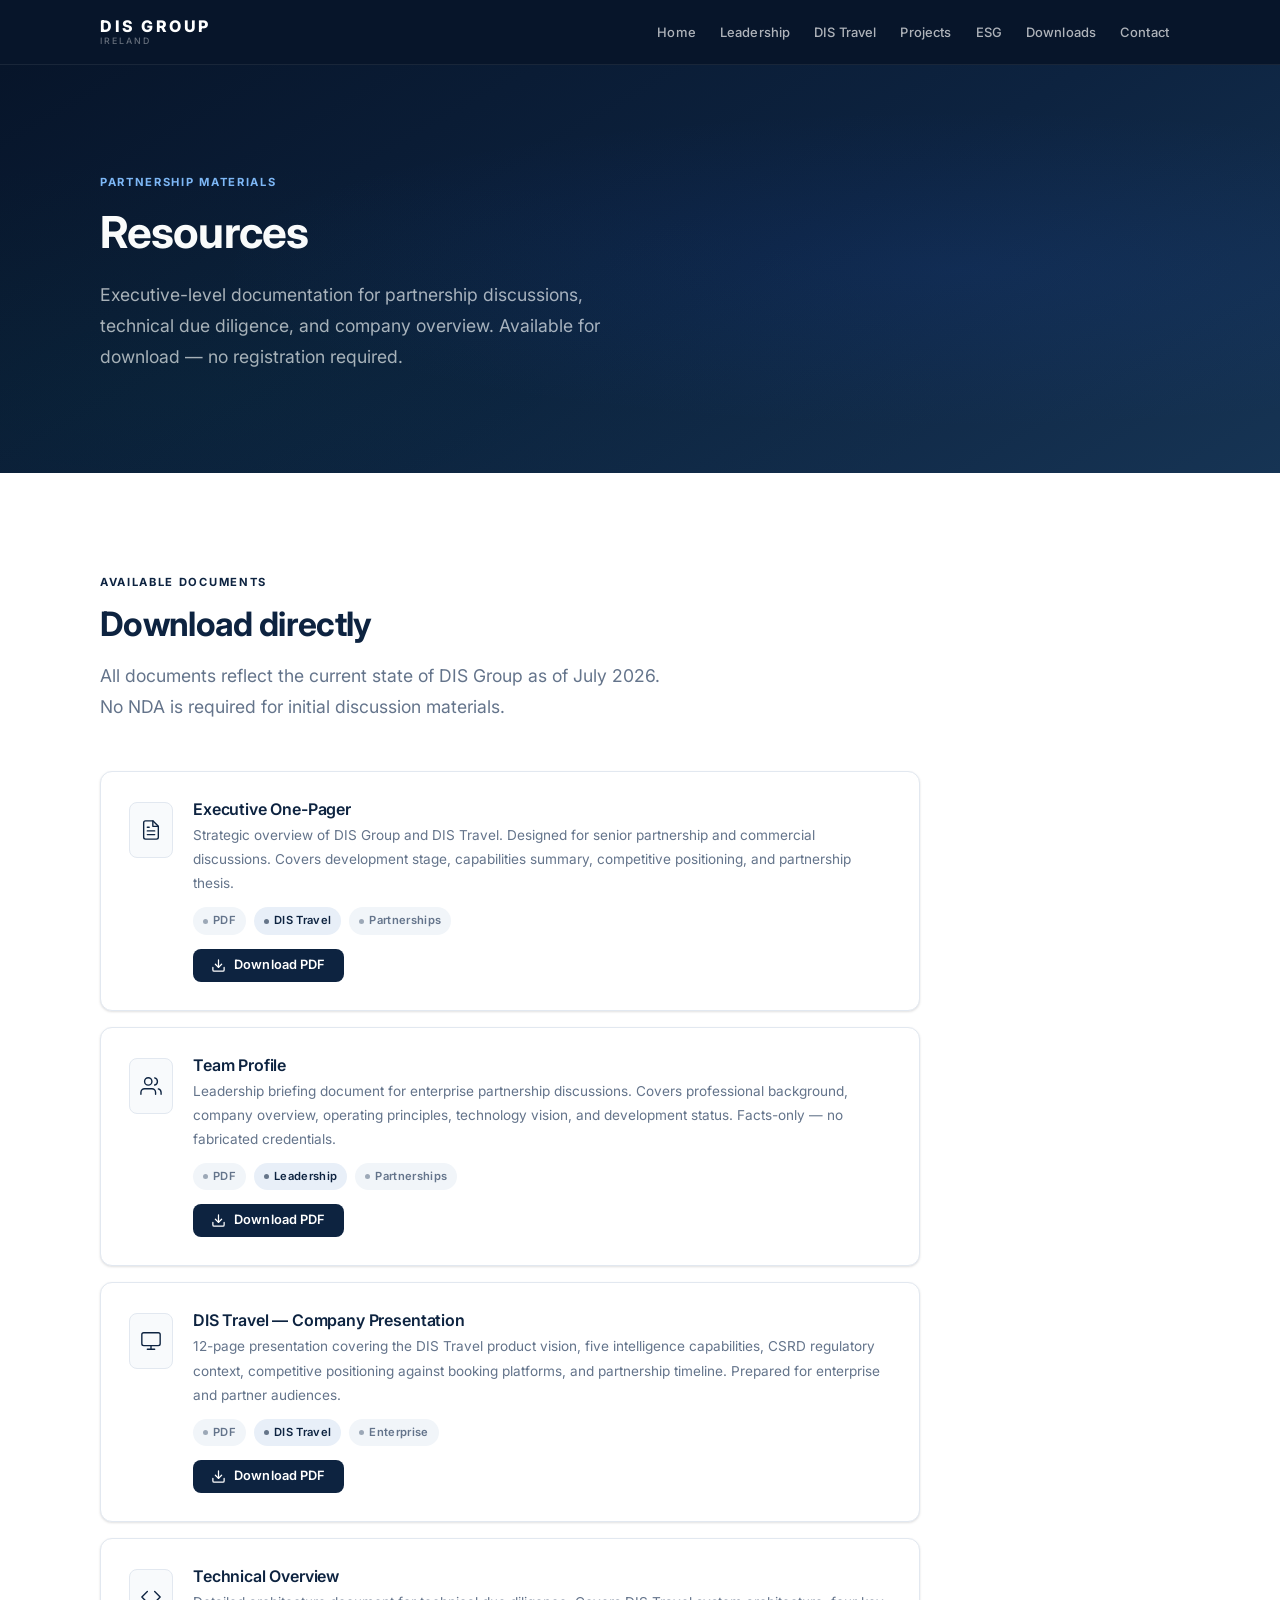
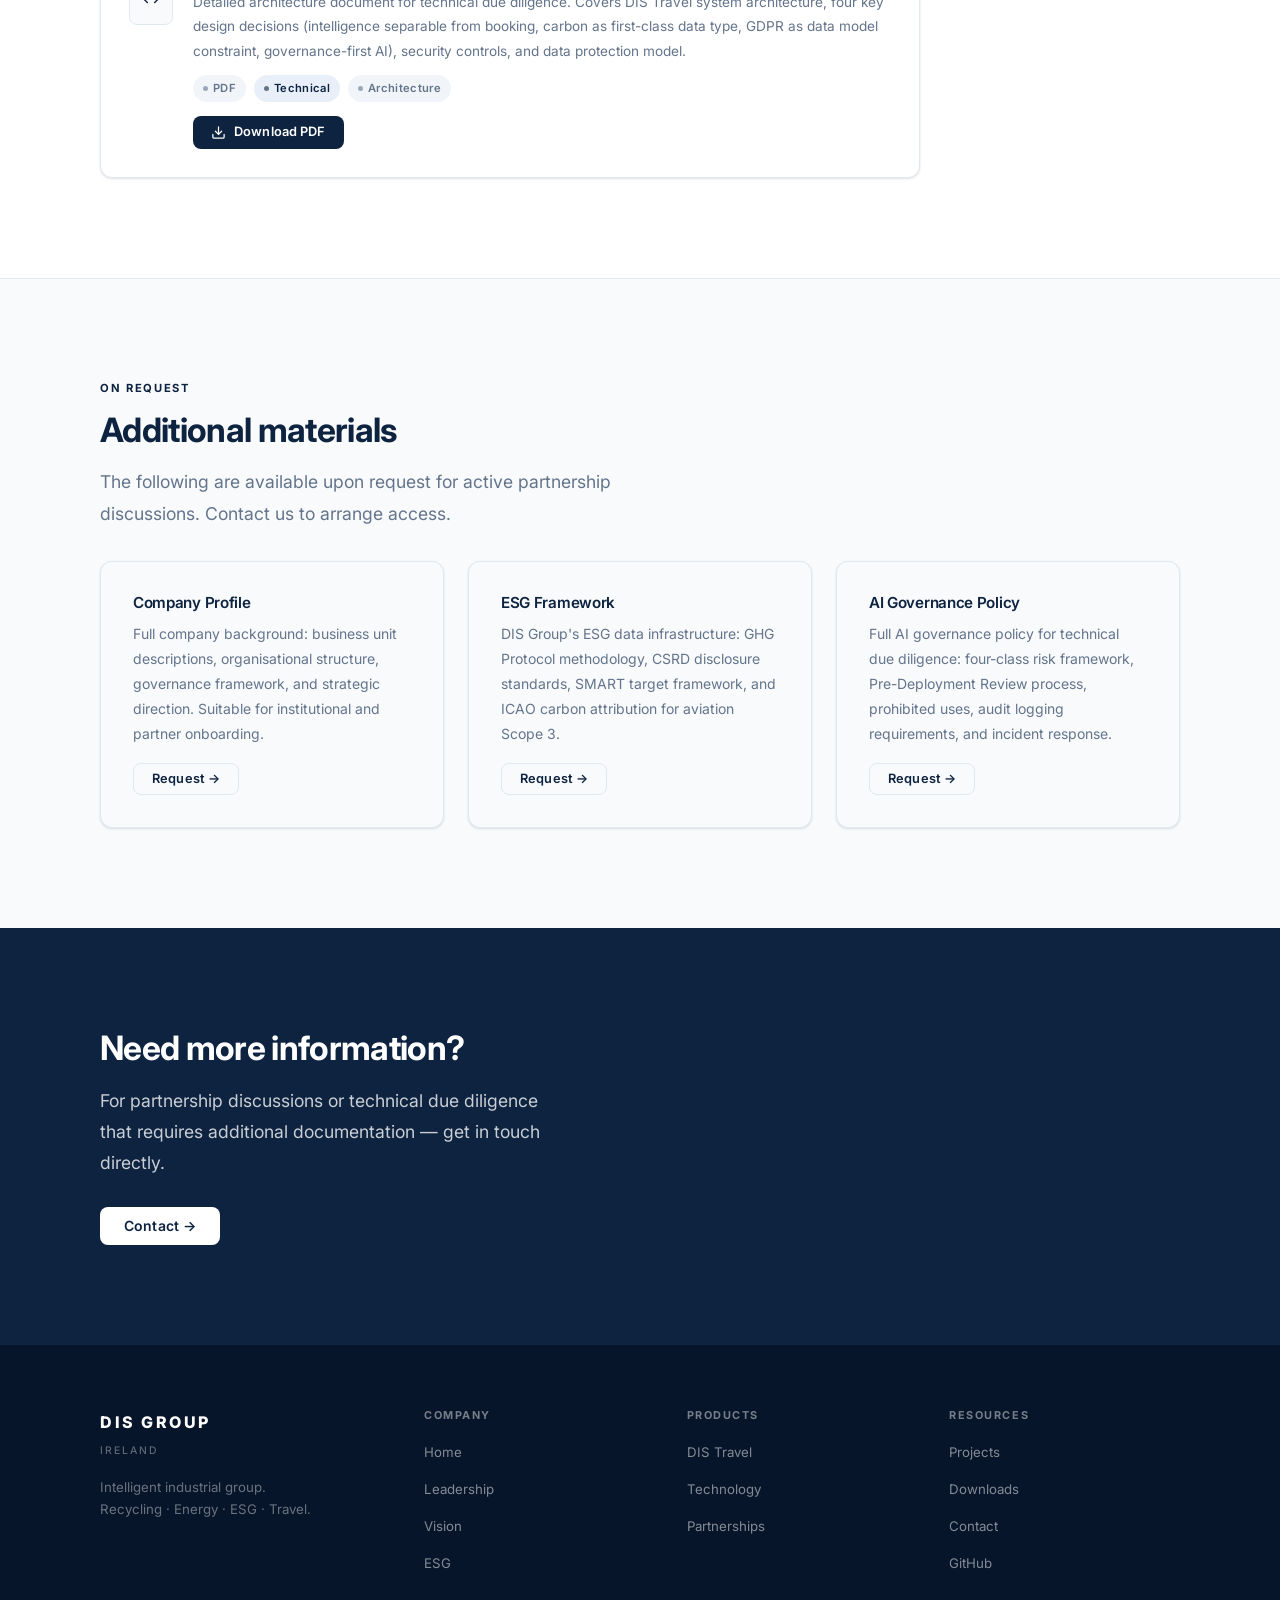
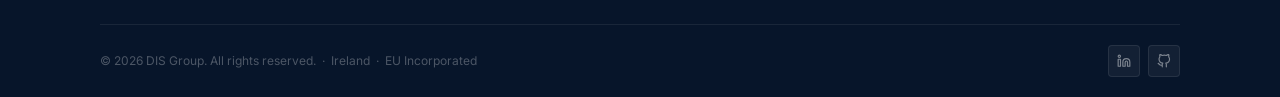
<file: docs/resources.html>
<!DOCTYPE html>
<html lang="en">
<head>
  <meta charset="UTF-8">
  <meta name="viewport" content="width=device-width, initial-scale=1.0">
  <title>Resources — DIS Group</title>
  <meta name="description" content="Download DIS Group partnership materials: Executive Package, Team Profile, DIS Travel Presentation, and Technical Overview.">
  <link rel="preconnect" href="https://fonts.googleapis.com">
  <link rel="preconnect" href="https://fonts.gstatic.com" crossorigin>
  <link href="https://fonts.googleapis.com/css2?family=Inter:wght@300;400;500;600;700;800&display=swap" rel="stylesheet">
  <link rel="stylesheet" href="css/style.css">
</head>
<body>

<nav class="nav">
  <div class="container">
    <div class="nav-inner">
      <a href="index.html" class="nav-logo">
        <span class="nav-logo-mark">DIS GROUP</span>
        <span class="nav-logo-sub">Ireland</span>
      </a>
      <input type="checkbox" id="nav-toggle" class="nav-toggle-input">
      <label for="nav-toggle" class="nav-hamburger" aria-label="Menu">
        <span></span><span></span><span></span>
      </label>
      <ul class="nav-links">
        <li><a href="index.html">Home</a></li>
        <li><a href="leadership.html">Leadership</a></li>
        <li><a href="dis-travel.html">DIS Travel</a></li>
        <li><a href="projects.html">Projects</a></li>
        <li><a href="esg.html">ESG</a></li>
        <li><a href="downloads.html">Downloads</a></li>
        <li><a href="contact.html">Contact</a></li>
      </ul>
    </div>
  </div>
</nav>

<!-- ── HERO ── -->
<section class="hero">
  <div class="container">
    <div class="hero-eyebrow eyebrow">Partnership Materials</div>
    <h1>Resources</h1>
    <p class="lead">Executive-level documentation for partnership discussions, technical due diligence, and company overview. Available for download — no registration required.</p>
  </div>
</section>

<!-- ── DOWNLOADS ── -->
<section class="section">
  <div class="container">
    <span class="eyebrow">Available Documents</span>
    <h2 style="margin-top: 12px;">Download directly</h2>
    <p class="lead" style="max-width: 580px; margin-top: 16px;">All documents reflect the current state of DIS Group as of July 2026. No NDA is required for initial discussion materials.</p>

    <div style="display: flex; flex-direction: column; gap: 16px; margin-top: 48px; max-width: 820px;">

      <!-- Executive Package -->
      <div class="resource-card">
        <div class="resource-icon">
          <svg viewBox="0 0 24 24"><path d="M14 2H6a2 2 0 0 0-2 2v16a2 2 0 0 0 2 2h12a2 2 0 0 0 2-2V8z"/><polyline points="14 2 14 8 20 8"/><line x1="16" y1="13" x2="8" y2="13"/><line x1="16" y1="17" x2="8" y2="17"/><polyline points="10 9 9 9 8 9"/></svg>
        </div>
        <div class="resource-body">
          <h4>Executive One-Pager</h4>
          <p>Strategic overview of DIS Group and DIS Travel. Designed for senior partnership and commercial discussions. Covers development stage, capabilities summary, competitive positioning, and partnership thesis.</p>
          <div class="resource-meta">
            <span class="badge badge-gray">PDF</span>
            <span class="badge badge-navy">DIS Travel</span>
            <span class="badge badge-gray">Partnerships</span>
          </div>
          <a href="assets/pdfs/executive-package.pdf" class="btn btn-navy btn-sm" download>
            <svg viewBox="0 0 24 24"><path d="M21 15v4a2 2 0 0 1-2 2H5a2 2 0 0 1-2-2v-4"/><polyline points="7 10 12 15 17 10"/><line x1="12" y1="15" x2="12" y2="3"/></svg>
            Download PDF
          </a>
        </div>
      </div>

      <!-- Team Profile -->
      <div class="resource-card">
        <div class="resource-icon">
          <svg viewBox="0 0 24 24"><path d="M17 21v-2a4 4 0 0 0-4-4H5a4 4 0 0 0-4 4v2"/><circle cx="9" cy="7" r="4"/><path d="M23 21v-2a4 4 0 0 0-3-3.87"/><path d="M16 3.13a4 4 0 0 1 0 7.75"/></svg>
        </div>
        <div class="resource-body">
          <h4>Team Profile</h4>
          <p>Leadership briefing document for enterprise partnership discussions. Covers professional background, company overview, operating principles, technology vision, and development status. Facts-only — no fabricated credentials.</p>
          <div class="resource-meta">
            <span class="badge badge-gray">PDF</span>
            <span class="badge badge-navy">Leadership</span>
            <span class="badge badge-gray">Partnerships</span>
          </div>
          <a href="assets/pdfs/team-profile.pdf" class="btn btn-navy btn-sm" download>
            <svg viewBox="0 0 24 24"><path d="M21 15v4a2 2 0 0 1-2 2H5a2 2 0 0 1-2-2v-4"/><polyline points="7 10 12 15 17 10"/><line x1="12" y1="15" x2="12" y2="3"/></svg>
            Download PDF
          </a>
        </div>
      </div>

      <!-- DIS Travel Presentation -->
      <div class="resource-card">
        <div class="resource-icon">
          <svg viewBox="0 0 24 24"><rect x="2" y="3" width="20" height="14" rx="2"/><line x1="8" y1="21" x2="16" y2="21"/><line x1="12" y1="17" x2="12" y2="21"/></svg>
        </div>
        <div class="resource-body">
          <h4>DIS Travel — Company Presentation</h4>
          <p>12-page presentation covering the DIS Travel product vision, five intelligence capabilities, CSRD regulatory context, competitive positioning against booking platforms, and partnership timeline. Prepared for enterprise and partner audiences.</p>
          <div class="resource-meta">
            <span class="badge badge-gray">PDF</span>
            <span class="badge badge-navy">DIS Travel</span>
            <span class="badge badge-gray">Enterprise</span>
          </div>
          <a href="assets/pdfs/dis-travel-presentation.pdf" class="btn btn-navy btn-sm" download>
            <svg viewBox="0 0 24 24"><path d="M21 15v4a2 2 0 0 1-2 2H5a2 2 0 0 1-2-2v-4"/><polyline points="7 10 12 15 17 10"/><line x1="12" y1="15" x2="12" y2="3"/></svg>
            Download PDF
          </a>
        </div>
      </div>

      <!-- Technical Overview -->
      <div class="resource-card">
        <div class="resource-icon">
          <svg viewBox="0 0 24 24"><polyline points="16 18 22 12 16 6"/><polyline points="8 6 2 12 8 18"/></svg>
        </div>
        <div class="resource-body">
          <h4>Technical Overview</h4>
          <p>Detailed architecture document for technical due diligence. Covers DIS Travel system architecture, four key design decisions (intelligence separable from booking, carbon as first-class data type, GDPR as data model constraint, governance-first AI), security controls, and data protection model.</p>
          <div class="resource-meta">
            <span class="badge badge-gray">PDF</span>
            <span class="badge badge-navy">Technical</span>
            <span class="badge badge-gray">Architecture</span>
          </div>
          <a href="assets/pdfs/technical-overview.pdf" class="btn btn-navy btn-sm" download>
            <svg viewBox="0 0 24 24"><path d="M21 15v4a2 2 0 0 1-2 2H5a2 2 0 0 1-2-2v-4"/><polyline points="7 10 12 15 17 10"/><line x1="12" y1="15" x2="12" y2="3"/></svg>
            Download PDF
          </a>
        </div>
      </div>

    </div>
  </div>
</section>

<hr class="divider">

<!-- ── AVAILABLE ON REQUEST ── -->
<section class="section section-alt">
  <div class="container">
    <span class="eyebrow">On Request</span>
    <h2 style="margin-top: 12px;">Additional materials</h2>
    <p class="lead" style="max-width: 580px; margin-top: 16px;">The following are available upon request for active partnership discussions. Contact us to arrange access.</p>

    <div class="grid-3 mt-8">

      <div class="card card-alt">
        <h3 style="font-size: 0.95rem;">Company Profile</h3>
        <p style="font-size: 0.875rem; margin-top: 6px;">Full company background: business unit descriptions, organisational structure, governance framework, and strategic direction. Suitable for institutional and partner onboarding.</p>
        <div style="margin-top: 16px;">
          <a href="contact.html" class="btn btn-ghost btn-sm">Request &rarr;</a>
        </div>
      </div>

      <div class="card card-alt">
        <h3 style="font-size: 0.95rem;">ESG Framework</h3>
        <p style="font-size: 0.875rem; margin-top: 6px;">DIS Group's ESG data infrastructure: GHG Protocol methodology, CSRD disclosure standards, SMART target framework, and ICAO carbon attribution for aviation Scope 3.</p>
        <div style="margin-top: 16px;">
          <a href="contact.html" class="btn btn-ghost btn-sm">Request &rarr;</a>
        </div>
      </div>

      <div class="card card-alt">
        <h3 style="font-size: 0.95rem;">AI Governance Policy</h3>
        <p style="font-size: 0.875rem; margin-top: 6px;">Full AI governance policy for technical due diligence: four-class risk framework, Pre-Deployment Review process, prohibited uses, audit logging requirements, and incident response.</p>
        <div style="margin-top: 16px;">
          <a href="contact.html" class="btn btn-ghost btn-sm">Request &rarr;</a>
        </div>
      </div>

    </div>
  </div>
</section>

<!-- ── CTA ── -->
<section class="section section-dark">
  <div class="container">
    <h2 style="max-width: 480px;">Need more information?</h2>
    <p class="lead" style="max-width: 460px; margin-top: 16px;">For partnership discussions or technical due diligence that requires additional documentation — get in touch directly.</p>
    <div style="margin-top: 28px;">
      <a href="contact.html" class="btn btn-primary">Contact &rarr;</a>
    </div>
  </div>
</section>

<footer>
  <div class="container">
    <div class="footer-top">
      <div>
        <div class="footer-brand-mark">DIS GROUP</div>
        <div class="footer-brand-sub">Ireland</div>
        <p class="footer-desc">Intelligent industrial group. Recycling · Energy · ESG · Travel.</p>
      </div>
      <div class="footer-nav">
        <div class="footer-nav-col">
          <h5>Company</h5>
          <ul>
            <li><a href="index.html">Home</a></li>
            <li><a href="leadership.html">Leadership</a></li>
            <li><a href="vision.html">Vision</a></li>
            <li><a href="esg.html">ESG</a></li>
          </ul>
        </div>
        <div class="footer-nav-col">
          <h5>Products</h5>
          <ul>
            <li><a href="dis-travel.html">DIS Travel</a></li>
            <li><a href="technology.html">Technology</a></li>
            <li><a href="partnerships.html">Partnerships</a></li>
          </ul>
        </div>
        <div class="footer-nav-col">
          <h5>Resources</h5>
          <ul>
            <li><a href="projects.html">Projects</a></li>
            <li><a href="downloads.html">Downloads</a></li>
            <li><a href="contact.html">Contact</a></li>
            <li><a href="https://github.com/Glebhik/DIS-Foundation" target="_blank" rel="noopener">GitHub</a></li>
          </ul>
        </div>
      </div>
    </div>
    <div class="footer-bottom">
      <span class="footer-bottom-left">&copy; 2026 DIS Group. All rights reserved. &nbsp;&middot;&nbsp; Ireland &nbsp;&middot;&nbsp; EU Incorporated</span>
      <div class="footer-social">
        <a href="https://linkedin.com" title="LinkedIn" target="_blank" rel="noopener">
          <svg viewBox="0 0 24 24"><path d="M16 8a6 6 0 0 1 6 6v7h-4v-7a2 2 0 0 0-2-2 2 2 0 0 0-2 2v7h-4v-7a6 6 0 0 1 6-6z"/><rect x="2" y="9" width="4" height="12"/><circle cx="4" cy="4" r="2"/></svg>
        </a>
        <a href="https://github.com/Glebhik/DIS-Foundation" title="GitHub" target="_blank" rel="noopener">
          <svg viewBox="0 0 24 24"><path d="M9 19c-5 1.5-5-2.5-7-3m14 6v-3.87a3.37 3.37 0 0 0-.94-2.61c3.14-.35 6.44-1.54 6.44-7A5.44 5.44 0 0 0 20 4.77 5.07 5.07 0 0 0 19.91 1S18.73.65 16 2.48a13.38 13.38 0 0 0-7 0C6.27.65 5.09 1 5.09 1A5.07 5.07 0 0 0 5 4.77a5.44 5.44 0 0 0-1.5 3.78c0 5.42 3.3 6.61 6.44 7A3.37 3.37 0 0 0 9 18.13V22"/></svg>
        </a>
      </div>
    </div>
  </div>
</footer>

</body>
</html>
</file>
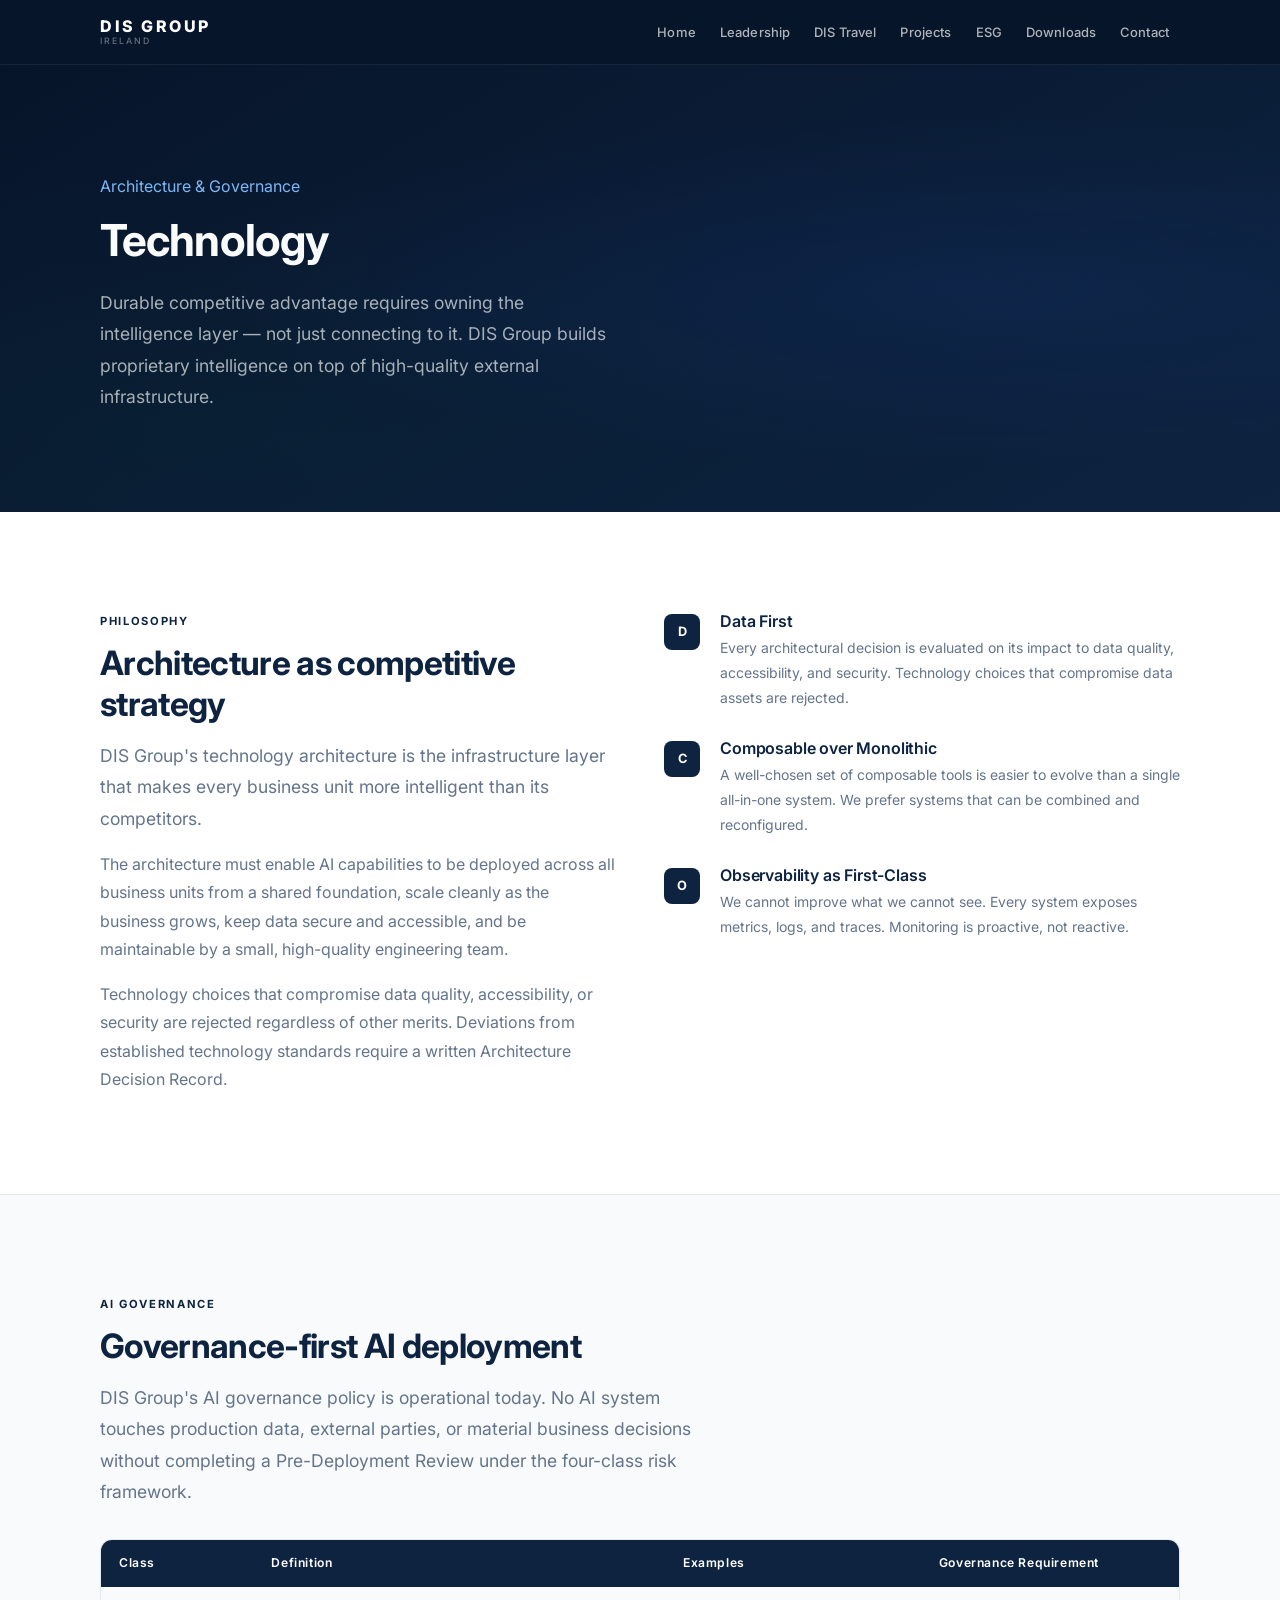
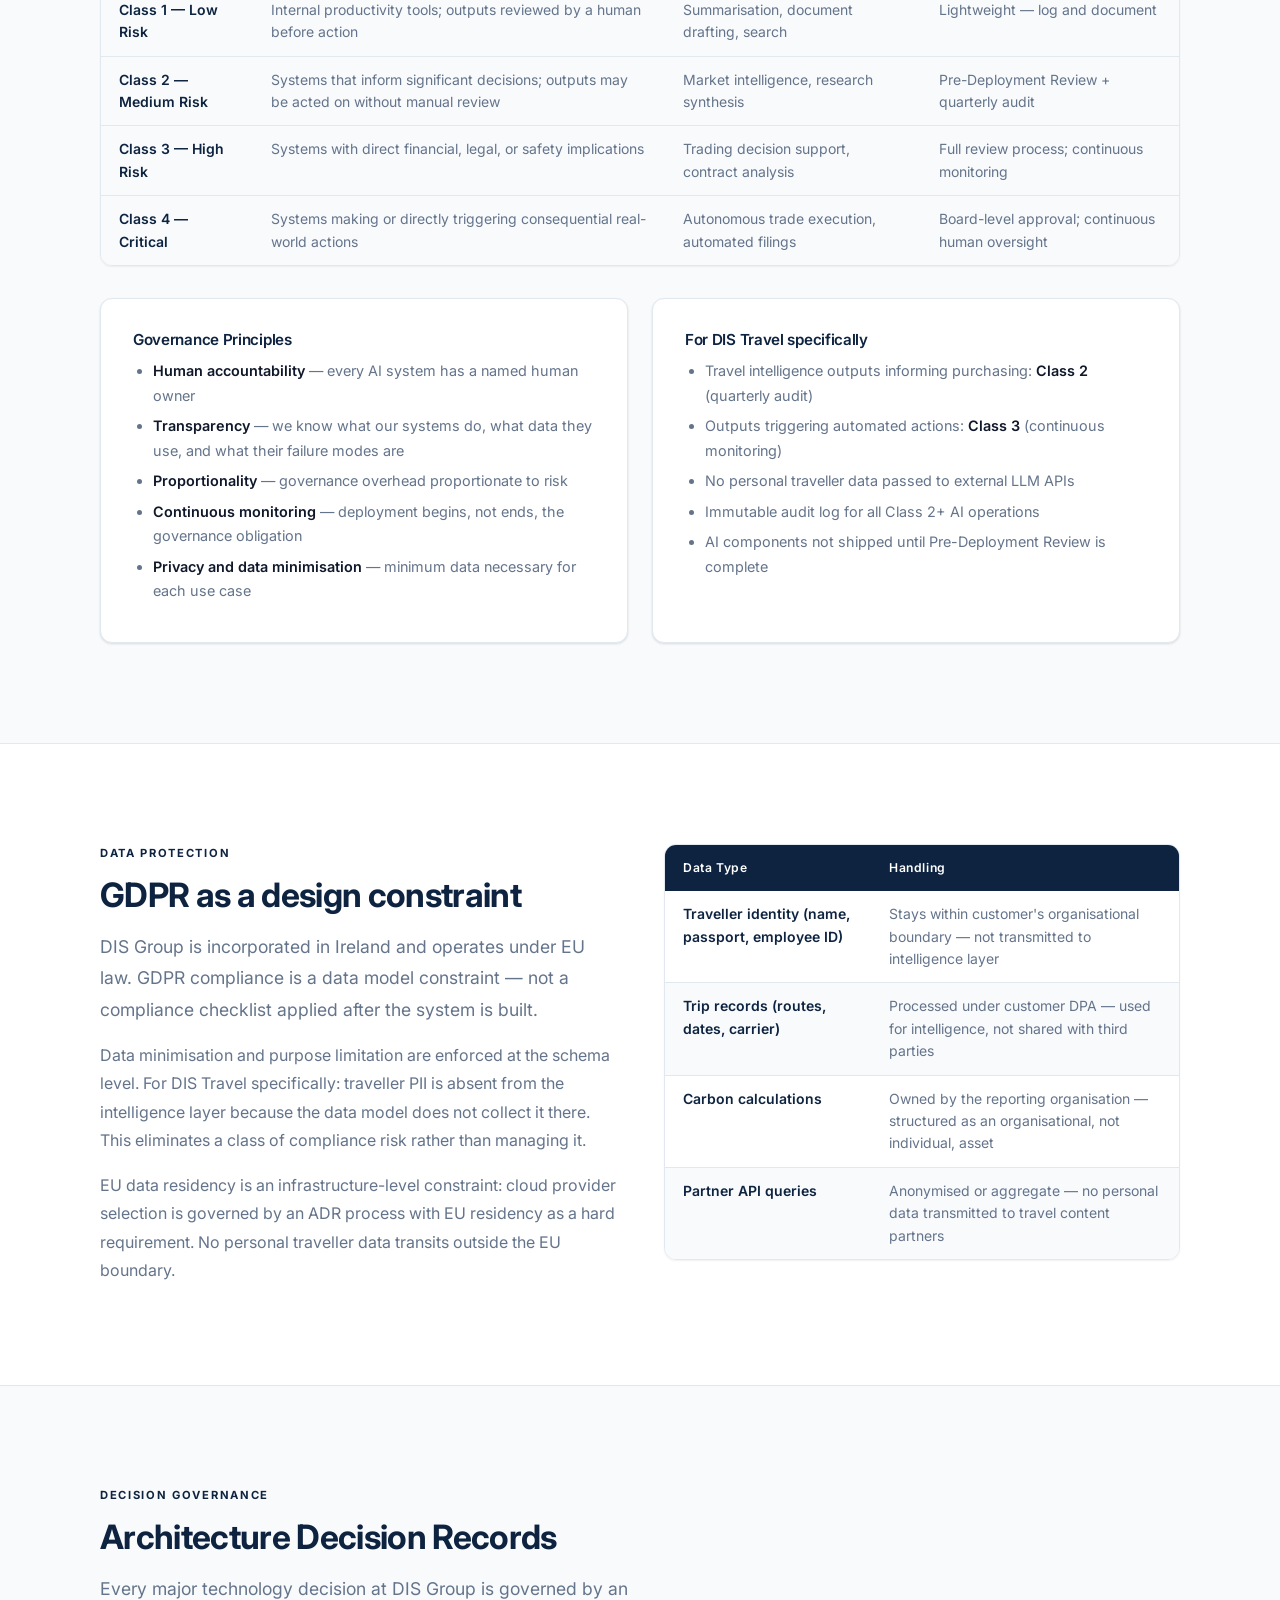
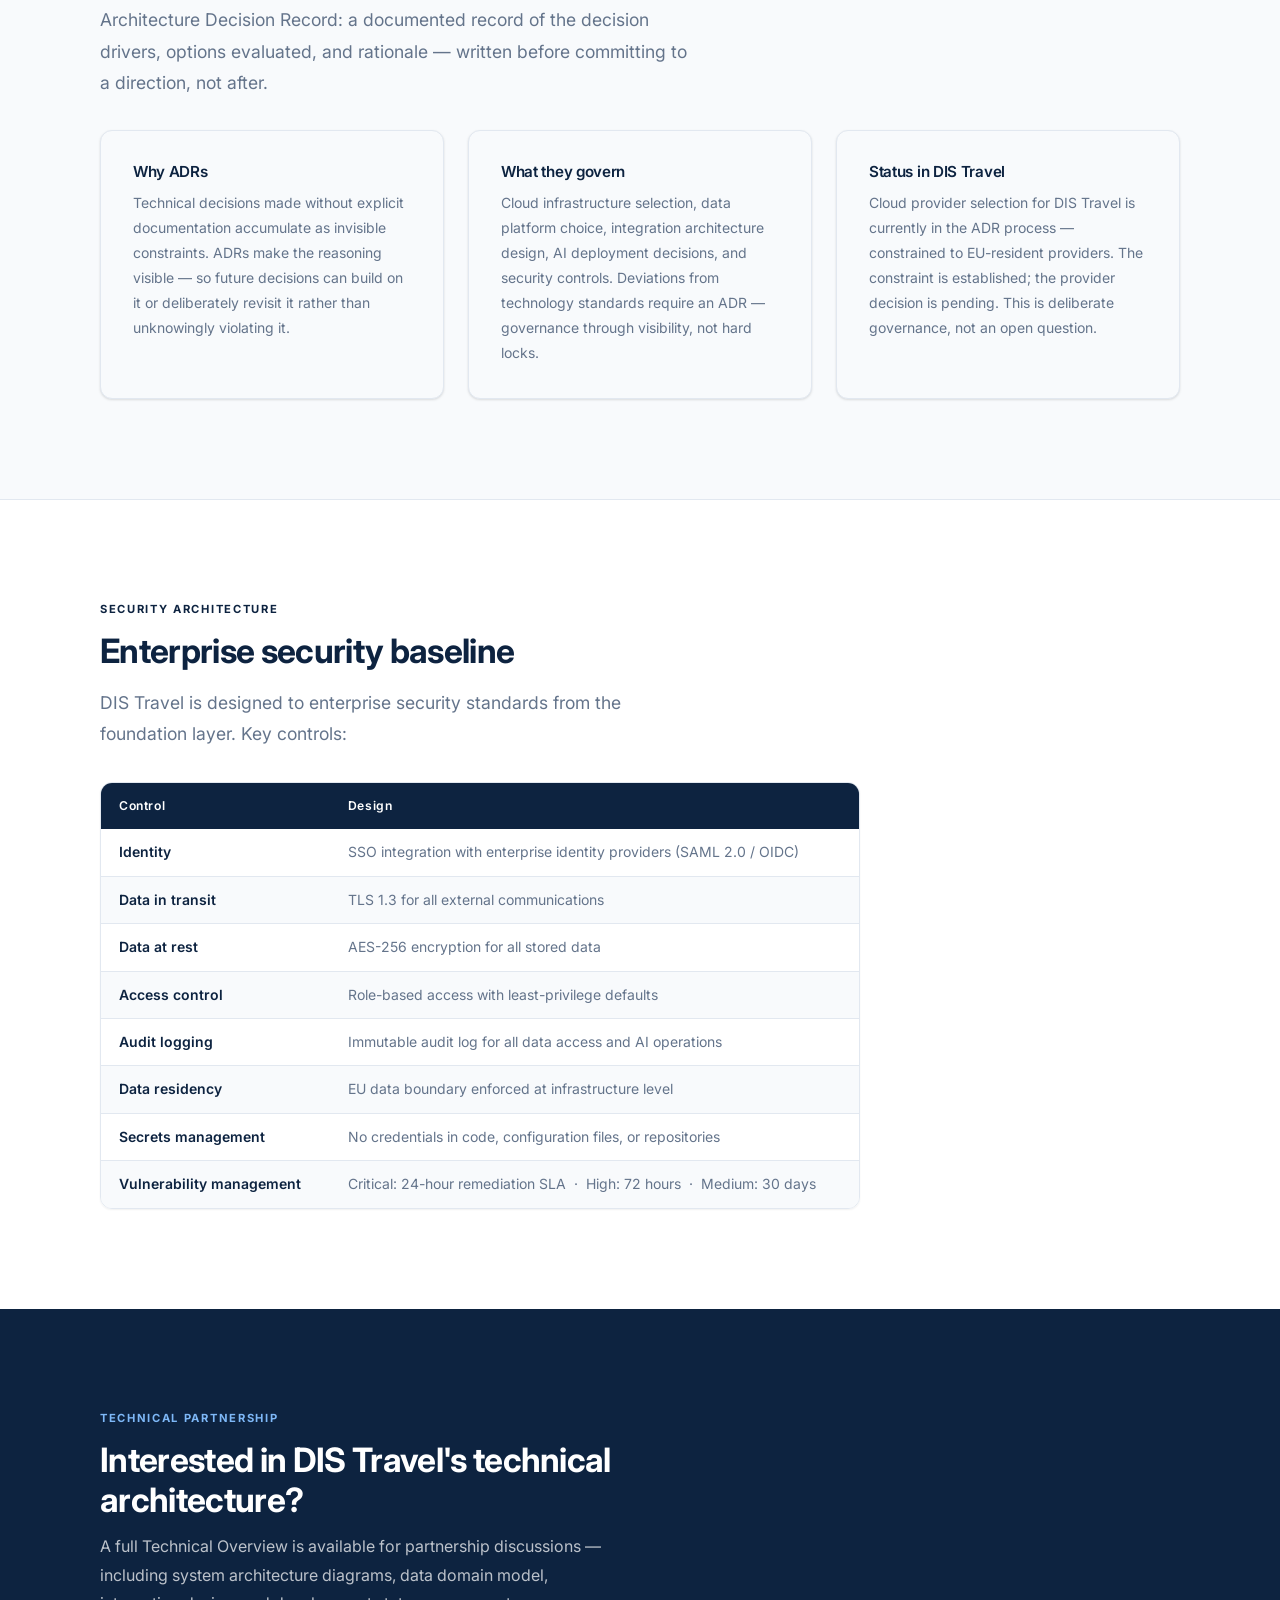
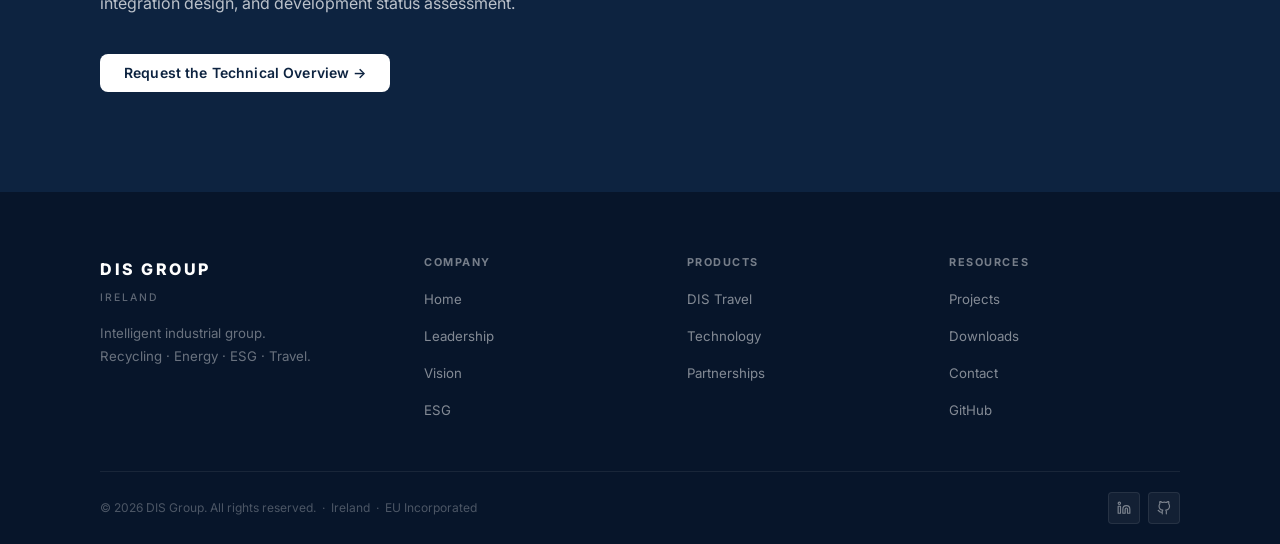
<file: docs/technology.html>
<!DOCTYPE html>
<html lang="en">
<head>
  <meta charset="UTF-8">
  <meta name="viewport" content="width=device-width, initial-scale=1.0">
  <title>Technology — DIS Group</title>
  <meta name="description" content="DIS Group's technology architecture, AI governance framework, GDPR-by-design approach, and Architecture Decision Record process.">
  <link rel="preconnect" href="https://fonts.googleapis.com">
  <link rel="preconnect" href="https://fonts.gstatic.com" crossorigin>
  <link href="https://fonts.googleapis.com/css2?family=Inter:wght@300;400;500;600;700;800&display=swap" rel="stylesheet">
  <link rel="stylesheet" href="css/style.css">
</head>
<body>

<nav class="nav">
  <div class="container">
    <div class="nav-inner">
      <a href="index.html" class="nav-logo">
        <span class="nav-logo-mark">DIS GROUP</span>
        <span class="nav-logo-sub">Ireland</span>
      </a>
      <input type="checkbox" id="nav-toggle" class="nav-toggle-input">
      <label for="nav-toggle" class="nav-hamburger" aria-label="Menu">
        <span></span><span></span><span></span>
      </label>
      <ul class="nav-links">
        <li><a href="index.html">Home</a></li>
        <li><a href="leadership.html">Leadership</a></li>
        <li><a href="dis-travel.html">DIS Travel</a></li>
        <li><a href="projects.html">Projects</a></li>
        <li><a href="esg.html">ESG</a></li>
        <li><a href="downloads.html">Downloads</a></li>
        <li><a href="contact.html">Contact</a></li>
      </ul>
    </div>
  </div>
</nav>

<!-- ── HERO ── -->
<section class="hero hero-deep">
  <div class="container">
    <div class="hero-eyebrow">Architecture &amp; Governance</div>
    <h1>Technology</h1>
    <p class="lead">Durable competitive advantage requires owning the intelligence layer — not just connecting to it. DIS Group builds proprietary intelligence on top of high-quality external infrastructure.</p>
  </div>
</section>

<!-- ── PHILOSOPHY ── -->
<section class="section">
  <div class="container">
    <div class="two-col">
      <div>
        <span class="section-label">Philosophy</span>
        <h2 class="mt-xs">Architecture as competitive strategy</h2>
        <p class="lead mt-sm">DIS Group's technology architecture is the infrastructure layer that makes every business unit more intelligent than its competitors.</p>
        <p>The architecture must enable AI capabilities to be deployed across all business units from a shared foundation, scale cleanly as the business grows, keep data secure and accessible, and be maintainable by a small, high-quality engineering team.</p>
        <p>Technology choices that compromise data quality, accessibility, or security are rejected regardless of other merits. Deviations from established technology standards require a written Architecture Decision Record.</p>
      </div>
      <div>
        <div class="pillar-list">
          <div class="pillar">
            <div class="pillar-number">D</div>
            <div class="pillar-body">
              <h4>Data First</h4>
              <p>Every architectural decision is evaluated on its impact to data quality, accessibility, and security. Technology choices that compromise data assets are rejected.</p>
            </div>
          </div>
          <div class="pillar">
            <div class="pillar-number">C</div>
            <div class="pillar-body">
              <h4>Composable over Monolithic</h4>
              <p>A well-chosen set of composable tools is easier to evolve than a single all-in-one system. We prefer systems that can be combined and reconfigured.</p>
            </div>
          </div>
          <div class="pillar">
            <div class="pillar-number">O</div>
            <div class="pillar-body">
              <h4>Observability as First-Class</h4>
              <p>We cannot improve what we cannot see. Every system exposes metrics, logs, and traces. Monitoring is proactive, not reactive.</p>
            </div>
          </div>
        </div>
      </div>
    </div>
  </div>
</section>

<hr class="divider">

<!-- ── AI GOVERNANCE ── -->
<section class="section section-alt">
  <div class="container">
    <span class="section-label">AI Governance</span>
    <h2 class="mt-xs">Governance-first AI deployment</h2>
    <p class="lead mt-sm" style="max-width:600px;">DIS Group's AI governance policy is operational today. No AI system touches production data, external parties, or material business decisions without completing a Pre-Deployment Review under the four-class risk framework.</p>

    <div class="data-table-wrap mt-md">
      <table class="data-table">
        <thead>
          <tr><th>Class</th><th>Definition</th><th>Examples</th><th>Governance Requirement</th></tr>
        </thead>
        <tbody>
          <tr>
            <td>Class 1 — Low Risk</td>
            <td>Internal productivity tools; outputs reviewed by a human before action</td>
            <td>Summarisation, document drafting, search</td>
            <td>Lightweight — log and document</td>
          </tr>
          <tr>
            <td>Class 2 — Medium Risk</td>
            <td>Systems that inform significant decisions; outputs may be acted on without manual review</td>
            <td>Market intelligence, research synthesis</td>
            <td>Pre-Deployment Review + quarterly audit</td>
          </tr>
          <tr>
            <td>Class 3 — High Risk</td>
            <td>Systems with direct financial, legal, or safety implications</td>
            <td>Trading decision support, contract analysis</td>
            <td>Full review process; continuous monitoring</td>
          </tr>
          <tr>
            <td>Class 4 — Critical</td>
            <td>Systems making or directly triggering consequential real-world actions</td>
            <td>Autonomous trade execution, automated filings</td>
            <td>Board-level approval; continuous human oversight</td>
          </tr>
        </tbody>
      </table>
    </div>

    <div class="card-grid-2 mt-md">
      <div class="card">
        <h3 style="font-size:0.95rem;">Governance Principles</h3>
        <ul class="bullets mt-xs" style="font-size:0.875rem;">
          <li><strong>Human accountability</strong> — every AI system has a named human owner</li>
          <li><strong>Transparency</strong> — we know what our systems do, what data they use, and what their failure modes are</li>
          <li><strong>Proportionality</strong> — governance overhead proportionate to risk</li>
          <li><strong>Continuous monitoring</strong> — deployment begins, not ends, the governance obligation</li>
          <li><strong>Privacy and data minimisation</strong> — minimum data necessary for each use case</li>
        </ul>
      </div>
      <div class="card">
        <h3 style="font-size:0.95rem;">For DIS Travel specifically</h3>
        <ul class="bullets mt-xs" style="font-size:0.875rem;">
          <li>Travel intelligence outputs informing purchasing: <strong>Class 2</strong> (quarterly audit)</li>
          <li>Outputs triggering automated actions: <strong>Class 3</strong> (continuous monitoring)</li>
          <li>No personal traveller data passed to external LLM APIs</li>
          <li>Immutable audit log for all Class 2+ AI operations</li>
          <li>AI components not shipped until Pre-Deployment Review is complete</li>
        </ul>
      </div>
    </div>
  </div>
</section>

<hr class="divider">

<!-- ── GDPR ── -->
<section class="section">
  <div class="container">
    <div class="two-col">
      <div>
        <span class="section-label">Data Protection</span>
        <h2 class="mt-xs">GDPR as a design constraint</h2>
        <p class="lead mt-sm">DIS Group is incorporated in Ireland and operates under EU law. GDPR compliance is a data model constraint — not a compliance checklist applied after the system is built.</p>
        <p>Data minimisation and purpose limitation are enforced at the schema level. For DIS Travel specifically: traveller PII is absent from the intelligence layer because the data model does not collect it there. This eliminates a class of compliance risk rather than managing it.</p>
        <p>EU data residency is an infrastructure-level constraint: cloud provider selection is governed by an ADR process with EU residency as a hard requirement. No personal traveller data transits outside the EU boundary.</p>
      </div>
      <div>
        <div class="data-table-wrap">
          <table class="data-table">
            <thead>
              <tr><th>Data Type</th><th>Handling</th></tr>
            </thead>
            <tbody>
              <tr><td>Traveller identity (name, passport, employee ID)</td><td>Stays within customer's organisational boundary — not transmitted to intelligence layer</td></tr>
              <tr><td>Trip records (routes, dates, carrier)</td><td>Processed under customer DPA — used for intelligence, not shared with third parties</td></tr>
              <tr><td>Carbon calculations</td><td>Owned by the reporting organisation — structured as an organisational, not individual, asset</td></tr>
              <tr><td>Partner API queries</td><td>Anonymised or aggregate — no personal data transmitted to travel content partners</td></tr>
            </tbody>
          </table>
        </div>
      </div>
    </div>
  </div>
</section>

<hr class="divider">

<!-- ── ADR ── -->
<section class="section section-alt">
  <div class="container">
    <span class="section-label">Decision Governance</span>
    <h2 class="mt-xs">Architecture Decision Records</h2>
    <p class="lead mt-sm" style="max-width:600px;">Every major technology decision at DIS Group is governed by an Architecture Decision Record: a documented record of the decision drivers, options evaluated, and rationale — written before committing to a direction, not after.</p>

    <div class="card-grid mt-md">
      <div class="card card-alt">
        <h3 style="font-size:0.95rem;">Why ADRs</h3>
        <p style="font-size:0.875rem;">Technical decisions made without explicit documentation accumulate as invisible constraints. ADRs make the reasoning visible — so future decisions can build on it or deliberately revisit it rather than unknowingly violating it.</p>
      </div>
      <div class="card card-alt">
        <h3 style="font-size:0.95rem;">What they govern</h3>
        <p style="font-size:0.875rem;">Cloud infrastructure selection, data platform choice, integration architecture design, AI deployment decisions, and security controls. Deviations from technology standards require an ADR — governance through visibility, not hard locks.</p>
      </div>
      <div class="card card-alt">
        <h3 style="font-size:0.95rem;">Status in DIS Travel</h3>
        <p style="font-size:0.875rem;">Cloud provider selection for DIS Travel is currently in the ADR process — constrained to EU-resident providers. The constraint is established; the provider decision is pending. This is deliberate governance, not an open question.</p>
      </div>
    </div>
  </div>
</section>

<hr class="divider">

<!-- ── SECURITY ── -->
<section class="section">
  <div class="container">
    <span class="section-label">Security Architecture</span>
    <h2 class="mt-xs">Enterprise security baseline</h2>
    <p class="lead mt-sm" style="max-width:580px;">DIS Travel is designed to enterprise security standards from the foundation layer. Key controls:</p>

    <div class="data-table-wrap mt-md" style="max-width:760px;">
      <table class="data-table">
        <thead>
          <tr><th>Control</th><th>Design</th></tr>
        </thead>
        <tbody>
          <tr><td>Identity</td><td>SSO integration with enterprise identity providers (SAML 2.0 / OIDC)</td></tr>
          <tr><td>Data in transit</td><td>TLS 1.3 for all external communications</td></tr>
          <tr><td>Data at rest</td><td>AES-256 encryption for all stored data</td></tr>
          <tr><td>Access control</td><td>Role-based access with least-privilege defaults</td></tr>
          <tr><td>Audit logging</td><td>Immutable audit log for all data access and AI operations</td></tr>
          <tr><td>Data residency</td><td>EU data boundary enforced at infrastructure level</td></tr>
          <tr><td>Secrets management</td><td>No credentials in code, configuration files, or repositories</td></tr>
          <tr><td>Vulnerability management</td><td>Critical: 24-hour remediation SLA &nbsp;·&nbsp; High: 72 hours &nbsp;·&nbsp; Medium: 30 days</td></tr>
        </tbody>
      </table>
    </div>
  </div>
</section>

<!-- ── CTA ── -->
<section class="section section-navy">
  <div class="container">
    <span class="section-label" style="color:#7EB8F7;">Technical Partnership</span>
    <h2 style="color:white; max-width:560px; margin-top:8px;">Interested in DIS Travel's technical architecture?</h2>
    <p style="color:rgba(255,255,255,0.72); max-width:520px; margin-top:12px;">A full Technical Overview is available for partnership discussions — including system architecture diagrams, data domain model, integration design, and development status assessment.</p>
    <a href="contact.html" class="btn btn-white mt-md" style="margin-top:20px;">Request the Technical Overview &rarr;</a>
  </div>
</section>

<footer>
  <div class="container">
    <div class="footer-top">
      <div>
        <div class="footer-brand-mark">DIS GROUP</div>
        <div class="footer-brand-sub">Ireland</div>
        <p class="footer-desc">Intelligent industrial group. Recycling · Energy · ESG · Travel.</p>
      </div>
      <div class="footer-nav">
        <div class="footer-nav-col">
          <h5>Company</h5>
          <ul>
            <li><a href="index.html">Home</a></li>
            <li><a href="leadership.html">Leadership</a></li>
            <li><a href="vision.html">Vision</a></li>
            <li><a href="esg.html">ESG</a></li>
          </ul>
        </div>
        <div class="footer-nav-col">
          <h5>Products</h5>
          <ul>
            <li><a href="dis-travel.html">DIS Travel</a></li>
            <li><a href="technology.html">Technology</a></li>
            <li><a href="partnerships.html">Partnerships</a></li>
          </ul>
        </div>
        <div class="footer-nav-col">
          <h5>Resources</h5>
          <ul>
            <li><a href="projects.html">Projects</a></li>
            <li><a href="downloads.html">Downloads</a></li>
            <li><a href="contact.html">Contact</a></li>
            <li><a href="https://github.com/Glebhik/DIS-Foundation" target="_blank" rel="noopener">GitHub</a></li>
          </ul>
        </div>
      </div>
    </div>
    <div class="footer-bottom">
      <span class="footer-bottom-left">&copy; 2026 DIS Group. All rights reserved. &nbsp;&middot;&nbsp; Ireland &nbsp;&middot;&nbsp; EU Incorporated</span>
      <div class="footer-social">
        <a href="https://linkedin.com" title="LinkedIn" target="_blank" rel="noopener">
          <svg viewBox="0 0 24 24"><path d="M16 8a6 6 0 0 1 6 6v7h-4v-7a2 2 0 0 0-2-2 2 2 0 0 0-2 2v7h-4v-7a6 6 0 0 1 6-6z"/><rect x="2" y="9" width="4" height="12"/><circle cx="4" cy="4" r="2"/></svg>
        </a>
        <a href="https://github.com/Glebhik/DIS-Foundation" title="GitHub" target="_blank" rel="noopener">
          <svg viewBox="0 0 24 24"><path d="M9 19c-5 1.5-5-2.5-7-3m14 6v-3.87a3.37 3.37 0 0 0-.94-2.61c3.14-.35 6.44-1.54 6.44-7A5.44 5.44 0 0 0 20 4.77 5.07 5.07 0 0 0 19.91 1S18.73.65 16 2.48a13.38 13.38 0 0 0-7 0C6.27.65 5.09 1 5.09 1A5.07 5.07 0 0 0 5 4.77a5.44 5.44 0 0 0-1.5 3.78c0 5.42 3.3 6.61 6.44 7A3.37 3.37 0 0 0 9 18.13V22"/></svg>
        </a>
      </div>
    </div>
  </div>
</footer>

</body>
</html>
</file>
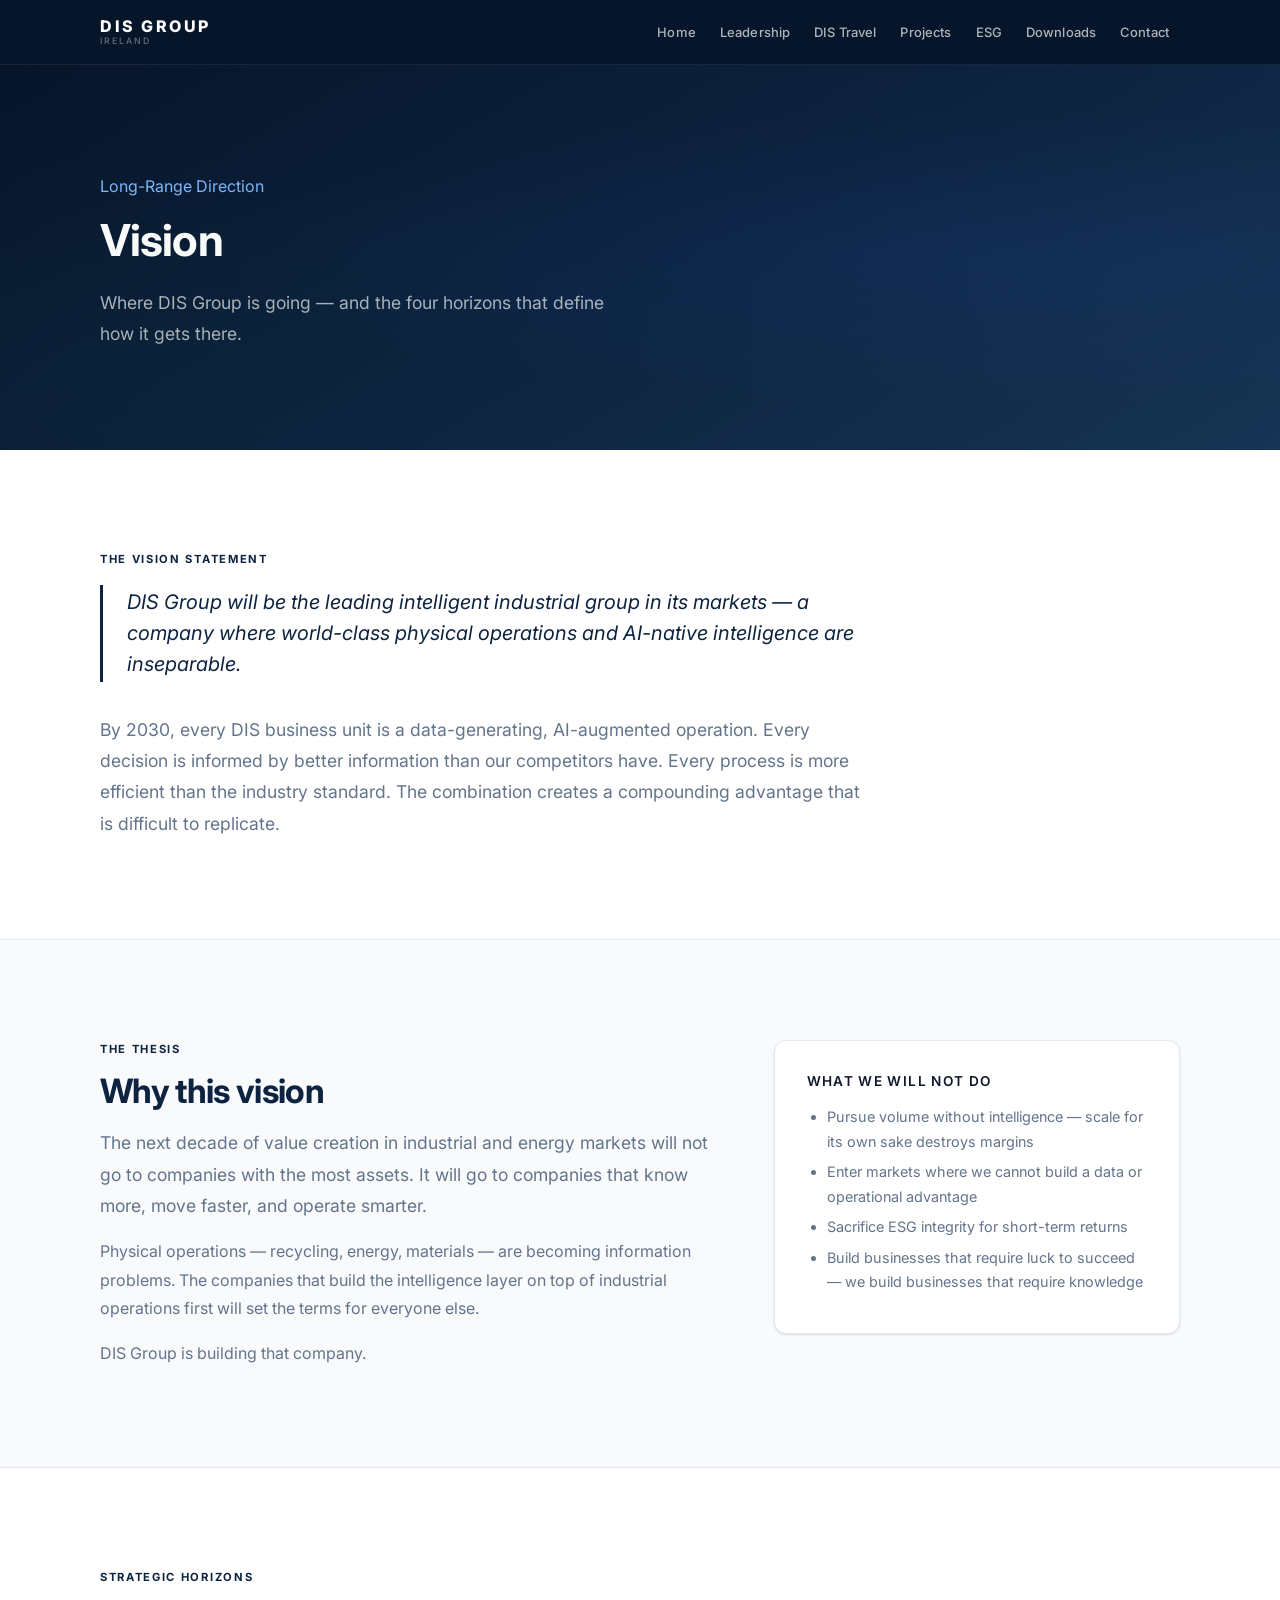
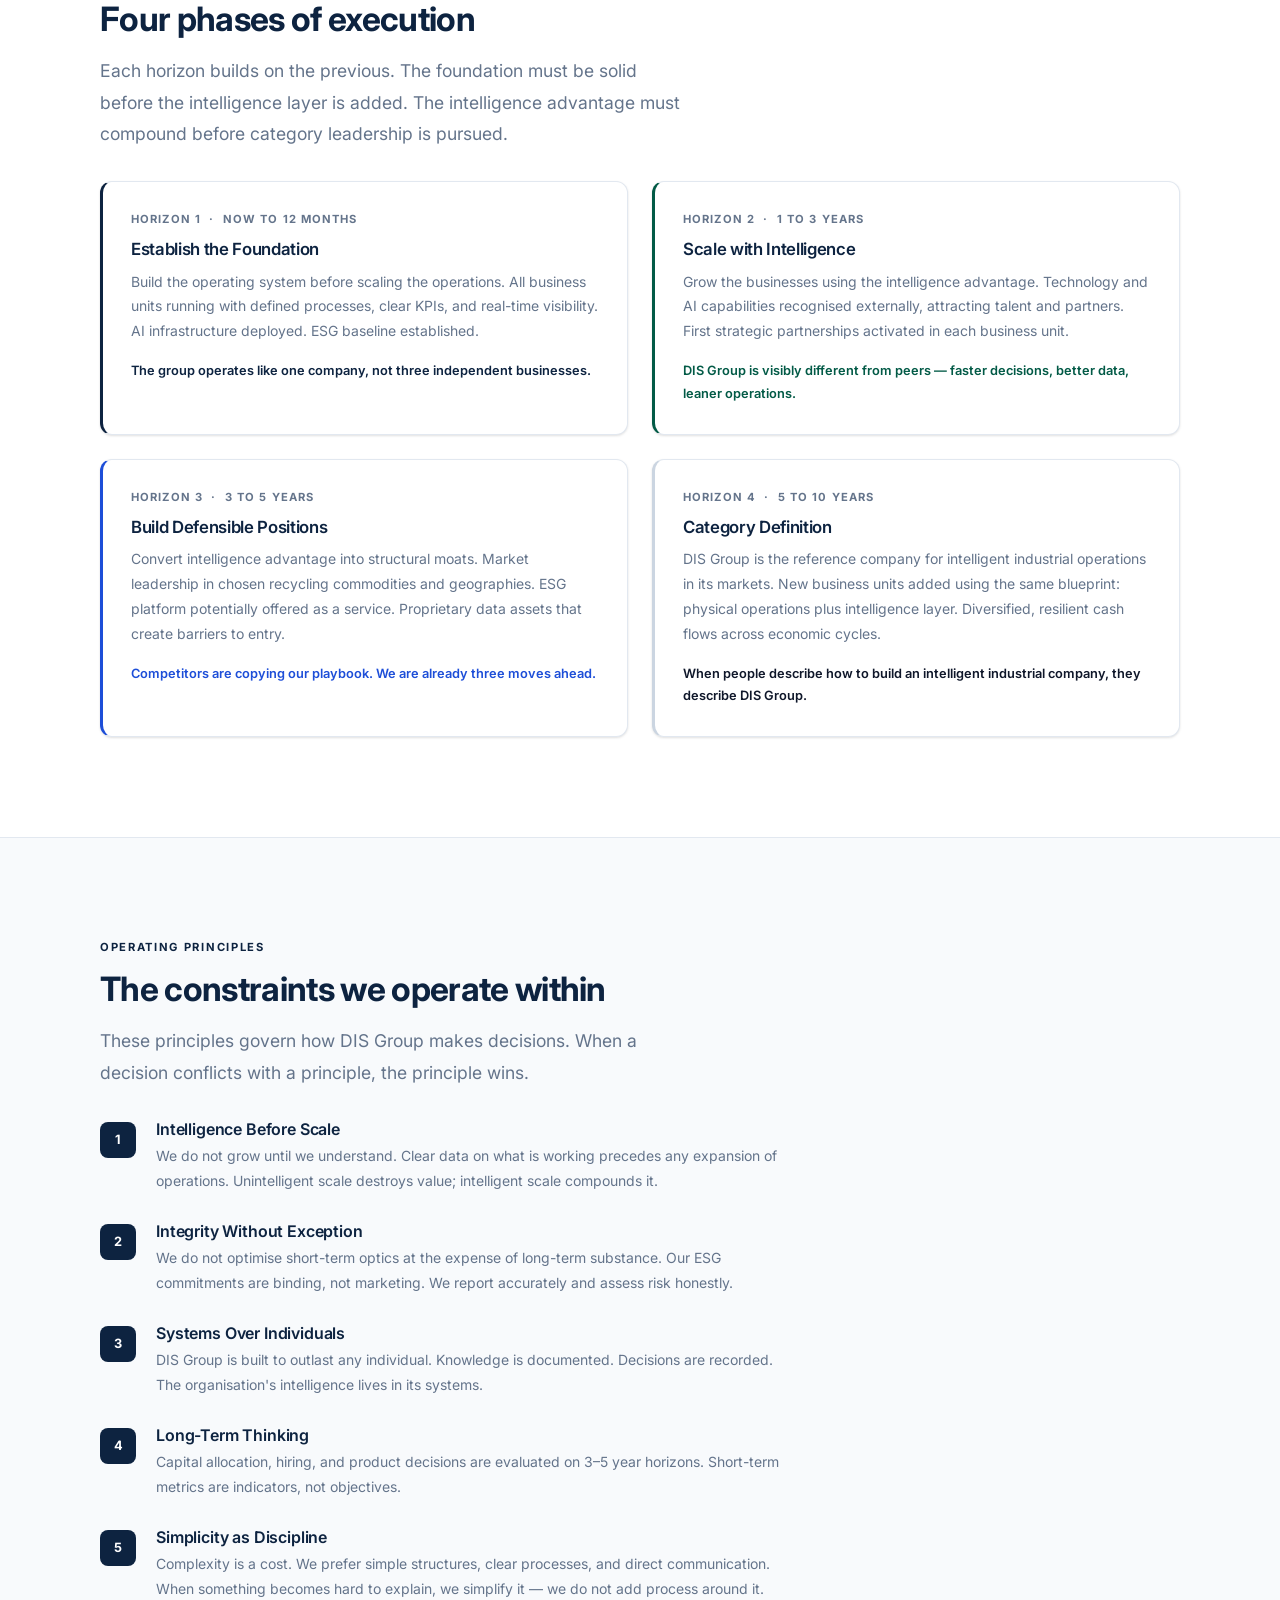
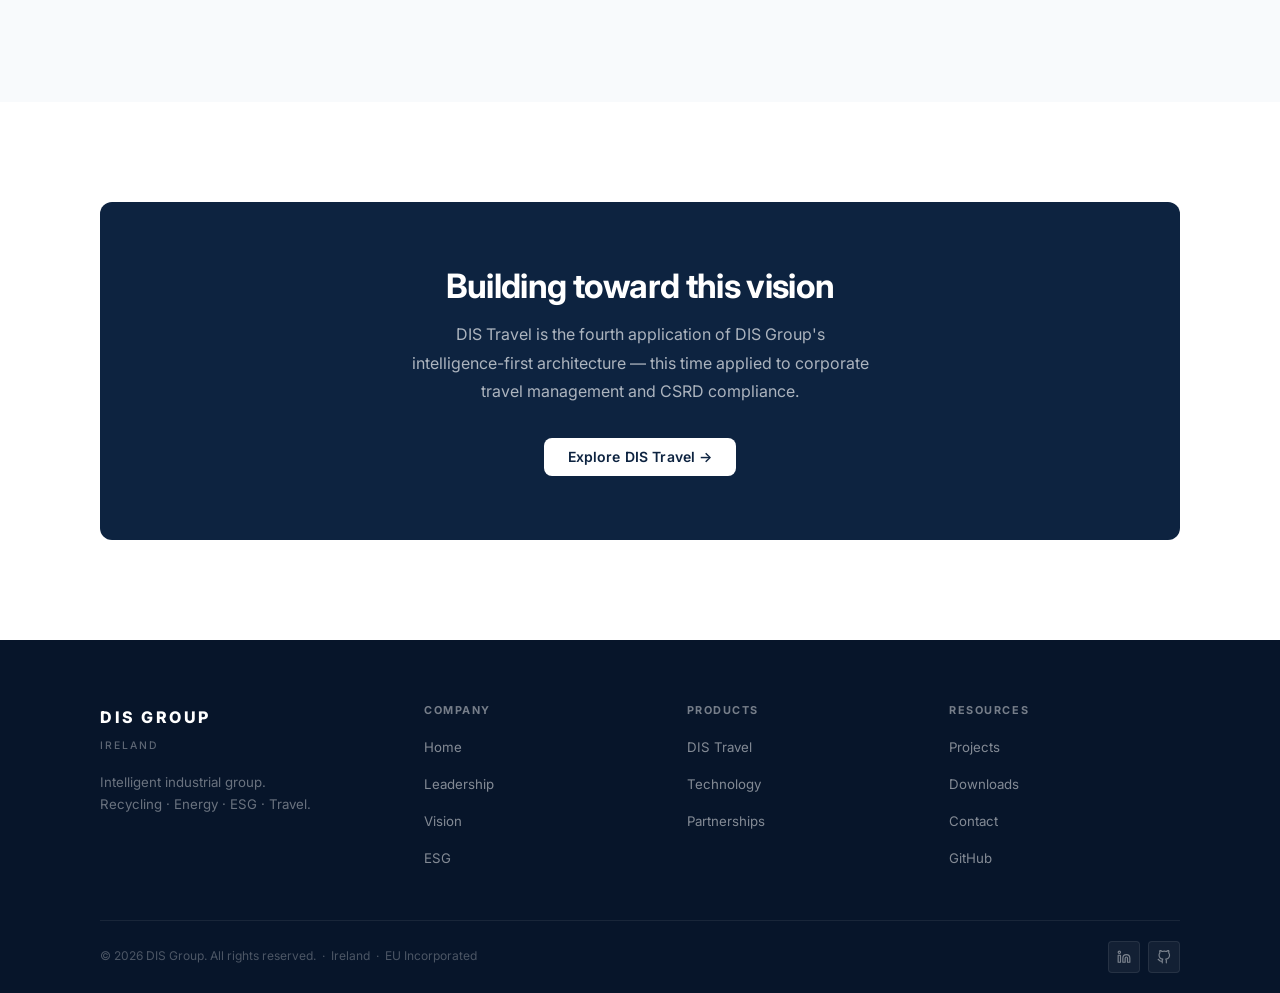
<file: docs/vision.html>
<!DOCTYPE html>
<html lang="en">
<head>
  <meta charset="UTF-8">
  <meta name="viewport" content="width=device-width, initial-scale=1.0">
  <title>Vision — DIS Group</title>
  <meta name="description" content="DIS Group's long-range vision: to be the leading intelligent industrial group in its markets.">
  <link rel="preconnect" href="https://fonts.googleapis.com">
  <link rel="preconnect" href="https://fonts.gstatic.com" crossorigin>
  <link href="https://fonts.googleapis.com/css2?family=Inter:wght@300;400;500;600;700;800&display=swap" rel="stylesheet">
  <link rel="stylesheet" href="css/style.css">
</head>
<body>

<nav class="nav">
  <div class="container">
    <div class="nav-inner">
      <a href="index.html" class="nav-logo">
        <span class="nav-logo-mark">DIS GROUP</span>
        <span class="nav-logo-sub">Ireland</span>
      </a>
      <input type="checkbox" id="nav-toggle" class="nav-toggle-input">
      <label for="nav-toggle" class="nav-hamburger" aria-label="Menu">
        <span></span><span></span><span></span>
      </label>
      <ul class="nav-links">
        <li><a href="index.html">Home</a></li>
        <li><a href="leadership.html">Leadership</a></li>
        <li><a href="dis-travel.html">DIS Travel</a></li>
        <li><a href="projects.html">Projects</a></li>
        <li><a href="esg.html">ESG</a></li>
        <li><a href="downloads.html">Downloads</a></li>
        <li><a href="contact.html">Contact</a></li>
      </ul>
    </div>
  </div>
</nav>

<!-- ── HERO ── -->
<section class="hero">
  <div class="container">
    <div class="hero-eyebrow">Long-Range Direction</div>
    <h1>Vision</h1>
    <p class="lead">Where DIS Group is going — and the four horizons that define how it gets there.</p>
  </div>
</section>

<!-- ── VISION STATEMENT ── -->
<section class="section">
  <div class="container">
    <div style="max-width:760px;">
      <span class="section-label">The Vision Statement</span>
      <blockquote class="pull" style="margin-top: 16px;">
        <p style="font-size:1.25rem; line-height:1.55;">DIS Group will be the leading intelligent industrial group in its markets — a company where world-class physical operations and AI-native intelligence are inseparable.</p>
      </blockquote>
      <p class="lead mt-md">By 2030, every DIS business unit is a data-generating, AI-augmented operation. Every decision is informed by better information than our competitors have. Every process is more efficient than the industry standard. The combination creates a compounding advantage that is difficult to replicate.</p>
    </div>
  </div>
</section>

<hr class="divider">

<!-- ── WHY ── -->
<section class="section section-alt">
  <div class="container">
    <div class="two-col-wide">
      <div>
        <span class="section-label">The Thesis</span>
        <h2 class="mt-xs">Why this vision</h2>
        <p class="lead mt-sm">The next decade of value creation in industrial and energy markets will not go to companies with the most assets. It will go to companies that know more, move faster, and operate smarter.</p>
        <p>Physical operations — recycling, energy, materials — are becoming information problems. The companies that build the intelligence layer on top of industrial operations first will set the terms for everyone else.</p>
        <p>DIS Group is building that company.</p>
      </div>
      <div>
        <div class="card">
          <h3 style="font-size:0.85rem; letter-spacing:0.1em; text-transform:uppercase; margin-bottom:16px; color:var(--gray-600);">What We Will Not Do</h3>
          <ul class="bullets">
            <li>Pursue volume without intelligence — scale for its own sake destroys margins</li>
            <li>Enter markets where we cannot build a data or operational advantage</li>
            <li>Sacrifice ESG integrity for short-term returns</li>
            <li>Build businesses that require luck to succeed — we build businesses that require knowledge</li>
          </ul>
        </div>
      </div>
    </div>
  </div>
</section>

<hr class="divider">

<!-- ── HORIZONS ── -->
<section class="section">
  <div class="container">
    <span class="section-label">Strategic Horizons</span>
    <h2 class="mt-xs">Four phases of execution</h2>
    <p class="lead mt-sm" style="max-width:580px;">Each horizon builds on the previous. The foundation must be solid before the intelligence layer is added. The intelligence advantage must compound before category leadership is pursued.</p>

    <div class="horizon-grid mt-md">

      <div class="horizon-card">
        <div class="horizon-label">Horizon 1 &nbsp;·&nbsp; Now to 12 Months</div>
        <h3>Establish the Foundation</h3>
        <p>Build the operating system before scaling the operations. All business units running with defined processes, clear KPIs, and real-time visibility. AI infrastructure deployed. ESG baseline established.</p>
        <p style="margin-top:12px; font-size:0.8rem; font-weight:600; color:var(--navy);">The group operates like one company, not three independent businesses.</p>
      </div>

      <div class="horizon-card green">
        <div class="horizon-label">Horizon 2 &nbsp;·&nbsp; 1 to 3 Years</div>
        <h3>Scale with Intelligence</h3>
        <p>Grow the businesses using the intelligence advantage. Technology and AI capabilities recognised externally, attracting talent and partners. First strategic partnerships activated in each business unit.</p>
        <p style="margin-top:12px; font-size:0.8rem; font-weight:600; color:var(--green);">DIS Group is visibly different from peers — faster decisions, better data, leaner operations.</p>
      </div>

      <div class="horizon-card blue">
        <div class="horizon-label">Horizon 3 &nbsp;·&nbsp; 3 to 5 Years</div>
        <h3>Build Defensible Positions</h3>
        <p>Convert intelligence advantage into structural moats. Market leadership in chosen recycling commodities and geographies. ESG platform potentially offered as a service. Proprietary data assets that create barriers to entry.</p>
        <p style="margin-top:12px; font-size:0.8rem; font-weight:600; color:var(--blue);">Competitors are copying our playbook. We are already three moves ahead.</p>
      </div>

      <div class="horizon-card light">
        <div class="horizon-label">Horizon 4 &nbsp;·&nbsp; 5 to 10 Years</div>
        <h3>Category Definition</h3>
        <p>DIS Group is the reference company for intelligent industrial operations in its markets. New business units added using the same blueprint: physical operations plus intelligence layer. Diversified, resilient cash flows across economic cycles.</p>
        <p style="margin-top:12px; font-size:0.8rem; font-weight:600; color:var(--gray-600);">When people describe how to build an intelligent industrial company, they describe DIS Group.</p>
      </div>

    </div>
  </div>
</section>

<hr class="divider">

<!-- ── PRINCIPLES ── -->
<section class="section section-alt">
  <div class="container">
    <span class="section-label">Operating Principles</span>
    <h2 class="mt-xs">The constraints we operate within</h2>
    <p class="lead mt-sm" style="max-width:580px;">These principles govern how DIS Group makes decisions. When a decision conflicts with a principle, the principle wins.</p>

    <div class="pillar-list mt-md" style="max-width:700px;">
      <div class="pillar">
        <div class="pillar-number">1</div>
        <div class="pillar-body">
          <h4>Intelligence Before Scale</h4>
          <p>We do not grow until we understand. Clear data on what is working precedes any expansion of operations. Unintelligent scale destroys value; intelligent scale compounds it.</p>
        </div>
      </div>
      <div class="pillar">
        <div class="pillar-number">2</div>
        <div class="pillar-body">
          <h4>Integrity Without Exception</h4>
          <p>We do not optimise short-term optics at the expense of long-term substance. Our ESG commitments are binding, not marketing. We report accurately and assess risk honestly.</p>
        </div>
      </div>
      <div class="pillar">
        <div class="pillar-number">3</div>
        <div class="pillar-body">
          <h4>Systems Over Individuals</h4>
          <p>DIS Group is built to outlast any individual. Knowledge is documented. Decisions are recorded. The organisation's intelligence lives in its systems.</p>
        </div>
      </div>
      <div class="pillar">
        <div class="pillar-number">4</div>
        <div class="pillar-body">
          <h4>Long-Term Thinking</h4>
          <p>Capital allocation, hiring, and product decisions are evaluated on 3–5 year horizons. Short-term metrics are indicators, not objectives.</p>
        </div>
      </div>
      <div class="pillar">
        <div class="pillar-number">5</div>
        <div class="pillar-body">
          <h4>Simplicity as Discipline</h4>
          <p>Complexity is a cost. We prefer simple structures, clear processes, and direct communication. When something becomes hard to explain, we simplify it — we do not add process around it.</p>
        </div>
      </div>
    </div>
  </div>
</section>

<!-- ── CTA ── -->
<section class="section">
  <div class="container">
    <div class="cta-block">
      <h2>Building toward this vision</h2>
      <p>DIS Travel is the fourth application of DIS Group's intelligence-first architecture — this time applied to corporate travel management and CSRD compliance.</p>
      <a href="dis-travel.html" class="btn btn-white">Explore DIS Travel &rarr;</a>
    </div>
  </div>
</section>

<footer>
  <div class="container">
    <div class="footer-top">
      <div>
        <div class="footer-brand-mark">DIS GROUP</div>
        <div class="footer-brand-sub">Ireland</div>
        <p class="footer-desc">Intelligent industrial group. Recycling · Energy · ESG · Travel.</p>
      </div>
      <div class="footer-nav">
        <div class="footer-nav-col">
          <h5>Company</h5>
          <ul>
            <li><a href="index.html">Home</a></li>
            <li><a href="leadership.html">Leadership</a></li>
            <li><a href="vision.html">Vision</a></li>
            <li><a href="esg.html">ESG</a></li>
          </ul>
        </div>
        <div class="footer-nav-col">
          <h5>Products</h5>
          <ul>
            <li><a href="dis-travel.html">DIS Travel</a></li>
            <li><a href="technology.html">Technology</a></li>
            <li><a href="partnerships.html">Partnerships</a></li>
          </ul>
        </div>
        <div class="footer-nav-col">
          <h5>Resources</h5>
          <ul>
            <li><a href="projects.html">Projects</a></li>
            <li><a href="downloads.html">Downloads</a></li>
            <li><a href="contact.html">Contact</a></li>
            <li><a href="https://github.com/Glebhik/DIS-Foundation" target="_blank" rel="noopener">GitHub</a></li>
          </ul>
        </div>
      </div>
    </div>
    <div class="footer-bottom">
      <span class="footer-bottom-left">&copy; 2026 DIS Group. All rights reserved. &nbsp;&middot;&nbsp; Ireland &nbsp;&middot;&nbsp; EU Incorporated</span>
      <div class="footer-social">
        <a href="https://linkedin.com" title="LinkedIn" target="_blank" rel="noopener">
          <svg viewBox="0 0 24 24"><path d="M16 8a6 6 0 0 1 6 6v7h-4v-7a2 2 0 0 0-2-2 2 2 0 0 0-2 2v7h-4v-7a6 6 0 0 1 6-6z"/><rect x="2" y="9" width="4" height="12"/><circle cx="4" cy="4" r="2"/></svg>
        </a>
        <a href="https://github.com/Glebhik/DIS-Foundation" title="GitHub" target="_blank" rel="noopener">
          <svg viewBox="0 0 24 24"><path d="M9 19c-5 1.5-5-2.5-7-3m14 6v-3.87a3.37 3.37 0 0 0-.94-2.61c3.14-.35 6.44-1.54 6.44-7A5.44 5.44 0 0 0 20 4.77 5.07 5.07 0 0 0 19.91 1S18.73.65 16 2.48a13.38 13.38 0 0 0-7 0C6.27.65 5.09 1 5.09 1A5.07 5.07 0 0 0 5 4.77a5.44 5.44 0 0 0-1.5 3.78c0 5.42 3.3 6.61 6.44 7A3.37 3.37 0 0 0 9 18.13V22"/></svg>
        </a>
      </div>
    </div>
  </div>
</footer>

</body>
</html>
</file>
<file: docs/css/style.css>
/* ============================================================
   DIS GROUP — Corporate Website v2
   Enterprise design system — Inter / Navy / Green
   ============================================================ */

/* ── RESET ── */
*, *::before, *::after { box-sizing: border-box; margin: 0; padding: 0; }
html { font-size: 16px; scroll-behavior: smooth; -webkit-text-size-adjust: 100%; }
img, svg { max-width: 100%; display: block; }
a { text-decoration: none; color: inherit; }
button { cursor: pointer; border: none; background: none; font: inherit; }
ul, ol { list-style: none; }

/* ── DESIGN TOKENS ── */
:root {
  --navy:       #0D2340;
  --navy-deep:  #07152A;
  --navy-mid:   #163454;
  --navy-light: #1E4578;
  --green:      #025A46;
  --green-mid:  #03745A;
  --green-light:#E0F0EA;
  --blue:       #1D4ED8;
  --white:      #FFFFFF;
  --gray-50:    #F8FAFC;
  --gray-100:   #F1F5F9;
  --gray-200:   #E2E8F0;
  --gray-300:   #CBD5E1;
  --gray-400:   #94A3B8;
  --gray-500:   #64748B;
  --gray-700:   #334155;
  --gray-800:   #1E293B;
  --gray-900:   #0F172A;
  --text:       #0F172A;
  --text-muted: #64748B;
  --border:     #E2E8F0;
  --shadow-sm:  0 1px 2px rgba(0,0,0,0.06);
  --shadow:     0 1px 3px rgba(0,0,0,0.08), 0 1px 2px rgba(0,0,0,0.05);
  --shadow-md:  0 4px 16px rgba(0,0,0,0.07), 0 2px 4px rgba(0,0,0,0.04);
  --shadow-lg:  0 10px 40px rgba(0,0,0,0.08), 0 4px 8px rgba(0,0,0,0.04);
  --radius-sm:  4px;
  --radius:     8px;
  --radius-lg:  12px;
  --max-w:      1160px;
  --font:       'Inter', -apple-system, BlinkMacSystemFont, 'Segoe UI', Helvetica, Arial, sans-serif;
}

/* ── BASE ── */
body {
  font-family: var(--font);
  font-size: 1rem;
  line-height: 1.7;
  color: var(--text);
  background: var(--white);
  -webkit-font-smoothing: antialiased;
  -moz-osx-font-smoothing: grayscale;
}

/* ── LAYOUT ── */
.container { max-width: var(--max-w); margin: 0 auto; padding: 0 40px; }
.section    { padding: 100px 0; }
.section-sm { padding: 64px 0; }
.section-alt  { background: var(--gray-50); }
.section-dark { background: var(--navy); }
.section-deep { background: var(--navy-deep); }

/* ── TYPOGRAPHY ── */
h1, h2, h3, h4, h5 {
  font-weight: 700;
  letter-spacing: -0.02em;
  line-height: 1.2;
  color: var(--navy);
}

.display { font-size: clamp(2.4rem, 5vw, 3.75rem); font-weight: 800; letter-spacing: -0.03em; line-height: 1.1; }
h1       { font-size: clamp(1.9rem, 4vw, 2.75rem); }
h2       { font-size: clamp(1.5rem, 3vw, 2.1rem); }
h3       { font-size: 1.25rem; font-weight: 600; }
h4       { font-size: 1rem; font-weight: 600; letter-spacing: -0.01em; }
h5       { font-size: 0.875rem; font-weight: 600; }

.section-dark h1, .section-dark h2, .section-dark h3, .section-dark h4,
.section-deep h1, .section-deep h2, .section-deep h3, .section-deep h4 { color: var(--white); }

p { color: var(--gray-500); line-height: 1.78; margin-bottom: 1rem; }
p:last-child { margin-bottom: 0; }
p.lead { font-size: 1.1rem; line-height: 1.78; color: var(--gray-500); }
.section-dark p, .section-deep p { color: rgba(255,255,255,0.66); }
.section-dark p.lead { color: rgba(255,255,255,0.78); }

strong { font-weight: 600; color: var(--text); }

/* ── EYEBROW ── */
.eyebrow {
  display: block;
  font-size: 0.7rem;
  font-weight: 700;
  letter-spacing: 0.15em;
  text-transform: uppercase;
  color: var(--navy);
  margin-bottom: 12px;
}
.section-dark .eyebrow, .section-deep .eyebrow { color: #7EB8F7; }
.eyebrow-green { color: var(--green); }

/* ── SPACING ── */
.mt-2  { margin-top: 8px; }
.mt-4  { margin-top: 16px; }
.mt-6  { margin-top: 24px; }
.mt-8  { margin-top: 32px; }
.mt-12 { margin-top: 48px; }

.mb-4 { margin-bottom: 16px; }
.mb-6 { margin-bottom: 24px; }
.mb-8 { margin-bottom: 32px; }

/* ── GRIDS ── */
.grid-2      { display: grid; gap: 32px; grid-template-columns: repeat(2, 1fr); }
.grid-3      { display: grid; gap: 24px; grid-template-columns: repeat(3, 1fr); }
.grid-4      { display: grid; gap: 20px; grid-template-columns: repeat(4, 1fr); }
.grid-auto-2 { display: grid; gap: 24px; grid-template-columns: repeat(auto-fill, minmax(300px, 1fr)); }
.grid-auto-3 { display: grid; gap: 20px; grid-template-columns: repeat(auto-fill, minmax(260px, 1fr)); }
.split       { display: grid; gap: 64px; grid-template-columns: 1fr 1fr; align-items: start; }
.split-wide  { display: grid; gap: 72px; grid-template-columns: 3fr 2fr; align-items: start; }
.split-3-2   { display: grid; gap: 56px; grid-template-columns: 2fr 3fr; align-items: start; }

/* ── DIVIDER ── */
hr.divider { border: none; border-top: 1px solid var(--border); margin: 0; }

/* ============================================================
   NAVIGATION
   ============================================================ */
.nav {
  position: sticky;
  top: 0;
  z-index: 200;
  background: var(--navy-deep);
  border-bottom: 1px solid rgba(255,255,255,0.07);
}

.nav .container { position: relative; }

.nav-inner {
  display: flex;
  align-items: center;
  justify-content: space-between;
  height: 64px;
}

.nav-logo {
  display: flex;
  flex-direction: column;
  flex-shrink: 0;
  gap: 0;
  line-height: 1;
}
.nav-logo-mark {
  font-size: 1rem;
  font-weight: 800;
  color: var(--white);
  letter-spacing: 0.16em;
}
.nav-logo-sub {
  font-size: 0.55rem;
  font-weight: 500;
  color: rgba(255,255,255,0.38);
  letter-spacing: 0.22em;
  text-transform: uppercase;
  margin-top: 3px;
}

/* Hamburger input — hidden but functional */
.nav-toggle-input {
  position: absolute;
  opacity: 0;
  pointer-events: none;
  width: 0;
  height: 0;
}

.nav-hamburger {
  display: none;
  flex-direction: column;
  justify-content: center;
  gap: 5px;
  width: 36px;
  height: 36px;
  cursor: pointer;
  padding: 8px;
  border-radius: var(--radius-sm);
  flex-shrink: 0;
}
.nav-hamburger span {
  display: block;
  width: 100%;
  height: 1.5px;
  background: rgba(255,255,255,0.75);
  border-radius: 1px;
  transition: transform 0.2s, opacity 0.15s;
}
.nav-hamburger:hover span { background: white; }

.nav-links {
  display: flex;
  align-items: center;
  gap: 2px;
}
.nav-links li a {
  display: block;
  padding: 7px 11px;
  font-size: 0.81rem;
  font-weight: 500;
  color: rgba(255,255,255,0.68);
  border-radius: var(--radius-sm);
  letter-spacing: 0.01em;
  transition: color 0.12s, background 0.12s;
}
.nav-links li a:hover { color: var(--white); background: rgba(255,255,255,0.08); }
.nav-links li a.active { color: var(--white); background: rgba(255,255,255,0.11); }

/* ============================================================
   HERO
   ============================================================ */
.hero {
  background: linear-gradient(150deg, var(--navy-deep) 0%, var(--navy) 55%, var(--navy-mid) 100%);
  padding: 108px 0 100px;
  position: relative;
  overflow: hidden;
}
.hero::before {
  content: '';
  position: absolute;
  inset: 0;
  background-image:
    radial-gradient(ellipse at 75% 50%, rgba(37,99,235,0.09) 0%, transparent 55%),
    radial-gradient(ellipse at 15% 80%, rgba(2,90,70,0.07) 0%, transparent 50%);
  pointer-events: none;
}
.hero-content { position: relative; z-index: 1; }
.hero h1, .hero .display { color: var(--white); }
.hero p.lead { color: rgba(255,255,255,0.68); max-width: 520px; margin-top: 20px; }
.hero-eyebrow { color: #7EB8F7; margin-bottom: 14px; }
.hero-actions { display: flex; gap: 12px; margin-top: 36px; flex-wrap: wrap; }
.hero-green { background: linear-gradient(150deg, var(--green) 0%, var(--green-mid) 100%); }
.hero-green::before { display: none; }

/* ============================================================
   BUTTONS
   ============================================================ */
.btn {
  display: inline-flex;
  align-items: center;
  gap: 8px;
  padding: 12px 24px;
  border-radius: var(--radius);
  font-size: 0.875rem;
  font-weight: 600;
  letter-spacing: 0.01em;
  transition: all 0.15s;
  white-space: nowrap;
  line-height: 1;
}
.btn svg { width: 15px; height: 15px; flex-shrink: 0; stroke: currentColor; fill: none; stroke-width: 2; stroke-linecap: round; stroke-linejoin: round; }

.btn-primary { background: var(--white); color: var(--navy); }
.btn-primary:hover { background: var(--gray-100); }

.btn-outline { background: transparent; color: var(--white); border: 1.5px solid rgba(255,255,255,0.32); }
.btn-outline:hover { background: rgba(255,255,255,0.08); border-color: rgba(255,255,255,0.55); }

.btn-navy { background: var(--navy); color: var(--white); }
.btn-navy:hover { background: var(--navy-mid); }

.btn-ghost { background: transparent; color: var(--navy); border: 1.5px solid var(--border); }
.btn-ghost:hover { background: var(--gray-50); border-color: var(--gray-300); }

.btn-green { background: var(--green); color: var(--white); }
.btn-green:hover { background: var(--green-mid); }

.btn-sm { padding: 9px 18px; font-size: 0.8rem; }

/* ============================================================
   CARDS
   ============================================================ */
.card {
  background: var(--white);
  border: 1px solid var(--border);
  border-radius: var(--radius-lg);
  padding: 32px;
  box-shadow: var(--shadow);
}
.card-sm  { padding: 24px; }
.card-alt { background: var(--gray-50); }
.card-top-navy  { border-top: 3px solid var(--navy); }
.card-top-green { border-top: 3px solid var(--green); }
.card-top-blue  { border-top: 3px solid var(--blue); }

.card h3 { margin-bottom: 10px; }
.card h4 { margin-bottom: 8px; }
.card p  { font-size: 0.9rem; }

/* Icon chip */
.icon-chip {
  display: inline-flex;
  align-items: center;
  justify-content: center;
  width: 40px;
  height: 40px;
  border-radius: var(--radius);
  margin-bottom: 20px;
  flex-shrink: 0;
}
.icon-chip-navy  { background: var(--navy); }
.icon-chip-green { background: var(--green); }
.icon-chip-blue  { background: var(--blue); }
.icon-chip-gray  { background: var(--gray-100); }
.icon-chip svg { width: 18px; height: 18px; stroke: white; fill: none; stroke-width: 2; stroke-linecap: round; stroke-linejoin: round; }
.icon-chip-gray svg { stroke: var(--gray-500); }

/* ============================================================
   BADGES
   ============================================================ */
.badge {
  display: inline-flex;
  align-items: center;
  gap: 5px;
  padding: 4px 10px;
  border-radius: 100px;
  font-size: 0.7rem;
  font-weight: 600;
  letter-spacing: 0.03em;
  white-space: nowrap;
}
.badge::before { content: ''; width: 5px; height: 5px; border-radius: 50%; background: currentColor; opacity: 0.6; }
.badge-navy   { background: #E8EFF8; color: var(--navy); }
.badge-green  { background: var(--green-light); color: var(--green); }
.badge-orange { background: #FEF3C7; color: #92400E; }
.badge-gray   { background: var(--gray-100); color: var(--gray-500); }
.badge-blue   { background: #DBEAFE; color: var(--blue); }

/* ============================================================
   STAT STRIP
   ============================================================ */
.stat-strip {
  display: grid;
  grid-template-columns: repeat(auto-fit, minmax(150px, 1fr));
  border: 1px solid var(--border);
  border-radius: var(--radius-lg);
  overflow: hidden;
  box-shadow: var(--shadow);
}
.stat-item {
  padding: 32px 24px;
  border-right: 1px solid var(--border);
  text-align: center;
  background: var(--white);
}
.stat-item:last-child { border-right: none; }
.stat-number {
  font-size: 2.4rem;
  font-weight: 800;
  color: var(--navy);
  letter-spacing: -0.04em;
  line-height: 1;
  margin-bottom: 8px;
}
.stat-label {
  font-size: 0.75rem;
  font-weight: 500;
  color: var(--text-muted);
  text-transform: uppercase;
  letter-spacing: 0.07em;
}

/* ============================================================
   TABLES
   ============================================================ */
.table-wrap { border: 1px solid var(--border); border-radius: var(--radius-lg); overflow: hidden; box-shadow: var(--shadow-sm); }
.data-table { width: 100%; border-collapse: collapse; font-size: 0.875rem; }
.data-table th {
  background: var(--navy);
  color: var(--white);
  font-weight: 600;
  font-size: 0.76rem;
  letter-spacing: 0.05em;
  text-align: left;
  padding: 13px 18px;
}
.data-table td {
  padding: 12px 18px;
  border-bottom: 1px solid var(--border);
  color: var(--gray-500);
  vertical-align: top;
  line-height: 1.6;
}
.data-table tr:last-child td { border-bottom: none; }
.data-table tr:nth-child(even) td { background: var(--gray-50); }
.data-table td:first-child { font-weight: 600; color: var(--navy); }

/* ============================================================
   PILLAR LIST
   ============================================================ */
.pillar-list { display: flex; flex-direction: column; gap: 28px; }
.pillar { display: flex; gap: 20px; align-items: flex-start; }
.pillar-num {
  flex-shrink: 0;
  width: 36px;
  height: 36px;
  border-radius: var(--radius);
  background: var(--navy);
  color: var(--white);
  font-size: 0.8rem;
  font-weight: 700;
  display: flex;
  align-items: center;
  justify-content: center;
  margin-top: 2px;
}
.pillar-num-green { background: var(--green); }
.pillar-body h4 { color: var(--navy); margin-bottom: 5px; }
.pillar-body p  { font-size: 0.875rem; margin: 0; }

/* ============================================================
   BLOCKQUOTE
   ============================================================ */
blockquote.pull {
  border-left: 3px solid var(--navy);
  padding: 2px 0 2px 24px;
}
blockquote.pull p {
  font-size: 1.2rem;
  font-style: italic;
  line-height: 1.65;
  color: var(--navy);
  margin: 0;
}
.section-dark blockquote.pull { border-left-color: #7EB8F7; }
.section-dark blockquote.pull p { color: var(--white); }

/* ============================================================
   CHECK LIST
   ============================================================ */
.check-list { display: flex; flex-direction: column; gap: 10px; }
.check-list li { display: flex; gap: 10px; align-items: flex-start; font-size: 0.9rem; color: var(--gray-500); }
.check-list li::before {
  content: '';
  flex-shrink: 0;
  width: 18px; height: 18px;
  margin-top: 2px;
  background-image: url("data:image/svg+xml,%3Csvg xmlns='http://www.w3.org/2000/svg' viewBox='0 0 20 20' fill='%23025A46'%3E%3Cpath fill-rule='evenodd' d='M16.707 5.293a1 1 0 010 1.414l-8 8a1 1 0 01-1.414 0l-4-4a1 1 0 011.414-1.414L8 12.586l7.293-7.293a1 1 0 011.414 0z'/%3E%3C/svg%3E");
  background-size: contain;
  background-repeat: no-repeat;
}

/* ============================================================
   PORTRAIT PLACEHOLDER
   ============================================================ */
.portrait-placeholder {
  aspect-ratio: 3 / 4;
  max-width: 300px;
  background: var(--gray-100);
  border-radius: var(--radius-lg);
  border: 1px solid var(--border);
  display: flex;
  flex-direction: column;
  align-items: center;
  justify-content: center;
  gap: 12px;
}
.portrait-placeholder-icon {
  width: 72px;
  height: 72px;
  border-radius: 50%;
  background: var(--gray-200);
  display: flex;
  align-items: center;
  justify-content: center;
}
.portrait-placeholder-icon svg { width: 36px; height: 36px; stroke: var(--gray-400); fill: none; stroke-width: 1.5; stroke-linecap: round; stroke-linejoin: round; }
.portrait-placeholder-label { font-size: 0.75rem; font-weight: 500; color: var(--gray-400); letter-spacing: 0.06em; }

/* ============================================================
   RESOURCE CARD
   ============================================================ */
.resource-card {
  background: var(--white);
  border: 1px solid var(--border);
  border-radius: var(--radius-lg);
  padding: 28px;
  box-shadow: var(--shadow);
  display: flex;
  gap: 20px;
  align-items: flex-start;
  transition: box-shadow 0.15s, border-color 0.15s;
}
.resource-card:hover { box-shadow: var(--shadow-md); border-color: var(--gray-300); }
.resource-icon {
  flex-shrink: 0;
  width: 44px;
  height: 56px;
  background: var(--gray-50);
  border: 1px solid var(--border);
  border-radius: var(--radius);
  display: flex;
  align-items: center;
  justify-content: center;
  margin-top: 2px;
}
.resource-icon svg { width: 22px; height: 22px; stroke: var(--navy); fill: none; stroke-width: 1.5; stroke-linecap: round; stroke-linejoin: round; }
.resource-body { flex: 1; }
.resource-body h4 { margin-bottom: 4px; }
.resource-body p  { font-size: 0.85rem; margin-bottom: 12px; }
.resource-meta { display: flex; gap: 8px; flex-wrap: wrap; margin-bottom: 14px; }

/* ============================================================
   PROJECT CARD
   ============================================================ */
.project-card {
  background: var(--white);
  border: 1px solid var(--border);
  border-radius: var(--radius-lg);
  padding: 32px;
  box-shadow: var(--shadow);
  display: flex;
  flex-direction: column;
}
.project-card-top { display: flex; align-items: flex-start; justify-content: space-between; margin-bottom: 16px; gap: 12px; }
.project-card h3 { font-size: 1.1rem; margin-bottom: 8px; }
.project-card p  { font-size: 0.875rem; flex: 1; }
.project-card .project-link { margin-top: auto; padding-top: 20px; }

/* ============================================================
   CONTACT
   ============================================================ */
.contact-track {
  background: var(--white);
  border: 1px solid var(--border);
  border-radius: var(--radius-lg);
  padding: 36px 32px;
  box-shadow: var(--shadow);
}
.contact-track h3 { margin-bottom: 8px; }
.contact-track p  { font-size: 0.9rem; margin-bottom: 20px; }
.contact-email {
  display: inline-flex;
  align-items: center;
  gap: 8px;
  font-size: 0.875rem;
  font-weight: 600;
  color: var(--navy);
  padding: 11px 16px;
  background: var(--gray-50);
  border: 1px solid var(--border);
  border-radius: var(--radius);
  word-break: break-all;
  transition: all 0.12s;
}
.contact-email:hover { background: var(--gray-100); border-color: var(--gray-300); }
.contact-email svg { width: 15px; height: 15px; stroke: var(--navy); fill: none; stroke-width: 2; flex-shrink: 0; }

/* ============================================================
   CTA BLOCK
   ============================================================ */
.cta-block {
  background: var(--navy);
  border-radius: var(--radius-lg);
  padding: 64px 48px;
  text-align: center;
}
.cta-block h2 { color: var(--white); margin-bottom: 14px; }
.cta-block p  { color: rgba(255,255,255,0.66); max-width: 460px; margin: 0 auto 32px; }
.cta-block .btn-group { display: flex; gap: 12px; justify-content: center; flex-wrap: wrap; }

/* ============================================================
   STATUS
   ============================================================ */
.status-done     { color: var(--green); font-weight: 600; }
.status-progress { color: #B45309; font-weight: 600; }
.status-designed { color: var(--navy); font-weight: 600; }
.status-planned  { color: var(--text-muted); font-weight: 600; }

/* ============================================================
   FOOTER
   ============================================================ */
footer { background: var(--navy-deep); padding: 64px 0 0; }

.footer-top {
  display: grid;
  grid-template-columns: 260px 1fr;
  gap: 64px;
  padding-bottom: 48px;
  border-bottom: 1px solid rgba(255,255,255,0.07);
}

.footer-brand-mark { font-size: 1rem; font-weight: 800; color: var(--white); letter-spacing: 0.16em; margin-bottom: 6px; }
.footer-brand-sub  { font-size: 0.65rem; font-weight: 500; color: rgba(255,255,255,0.35); letter-spacing: 0.2em; text-transform: uppercase; margin-bottom: 16px; }
.footer-desc { font-size: 0.83rem; color: rgba(255,255,255,0.4); line-height: 1.7; max-width: 220px; }

.footer-nav { display: grid; grid-template-columns: repeat(3, 1fr); gap: 32px; }
.footer-nav-col h5 { font-size: 0.68rem; font-weight: 700; letter-spacing: 0.14em; text-transform: uppercase; color: rgba(255,255,255,0.45); margin-bottom: 16px; }
.footer-nav-col ul { display: flex; flex-direction: column; gap: 10px; }
.footer-nav-col a  { font-size: 0.83rem; color: rgba(255,255,255,0.5); transition: color 0.12s; }
.footer-nav-col a:hover { color: rgba(255,255,255,0.88); }

.footer-bottom {
  padding: 20px 0;
  display: flex;
  justify-content: space-between;
  align-items: center;
  gap: 16px;
  flex-wrap: wrap;
}
.footer-bottom-left { font-size: 0.75rem; color: rgba(255,255,255,0.28); }

.footer-social { display: flex; gap: 8px; }
.footer-social a {
  display: flex;
  align-items: center;
  justify-content: center;
  width: 32px; height: 32px;
  border-radius: var(--radius-sm);
  background: rgba(255,255,255,0.05);
  border: 1px solid rgba(255,255,255,0.08);
  color: rgba(255,255,255,0.45);
  transition: all 0.12s;
}
.footer-social a:hover { background: rgba(255,255,255,0.1); color: white; border-color: rgba(255,255,255,0.18); }
.footer-social svg { width: 14px; height: 14px; stroke: currentColor; fill: none; stroke-width: 2; stroke-linecap: round; stroke-linejoin: round; }

/* ============================================================
   RESPONSIVE
   ============================================================ */
@media (max-width: 1024px) {
  .container { padding: 0 32px; }
  .split, .split-wide, .split-3-2 { gap: 48px; }
}

@media (max-width: 860px) {
  .section { padding: 72px 0; }
  .split, .split-wide, .split-3-2 { grid-template-columns: 1fr; gap: 40px; }
  .grid-2 { grid-template-columns: 1fr; }
  .grid-3 { grid-template-columns: repeat(2, 1fr); }
  .grid-4 { grid-template-columns: repeat(2, 1fr); }
  .footer-top { grid-template-columns: 1fr; gap: 40px; }
  .footer-nav { grid-template-columns: repeat(2, 1fr); }
  .footer-desc { max-width: 100%; }
  .portrait-placeholder { max-width: 220px; }
}

@media (max-width: 640px) {
  .container { padding: 0 20px; }
  .section { padding: 56px 0; }
  .hero { padding: 72px 0 64px; }
  .nav-inner { height: 56px; }
  .grid-3, .grid-4 { grid-template-columns: 1fr; }
  .grid-auto-2, .grid-auto-3 { grid-template-columns: 1fr; }
  .stat-strip { grid-template-columns: repeat(2, 1fr); }
  .stat-item { border-right: none; border-bottom: 1px solid var(--border); }
  .stat-item:nth-child(odd) { border-right: 1px solid var(--border); }
  .stat-item:nth-child(4), .stat-item:last-child { border-bottom: none; }
  .cta-block { padding: 40px 24px; }
  .footer-nav { grid-template-columns: 1fr; }
  .footer-bottom { flex-direction: column; text-align: center; }

  /* ── Mobile nav ── */
  .nav-hamburger { display: flex; }

  .nav-links {
    display: none;
    position: absolute;
    top: 100%;
    left: 0;
    right: 0;
    flex-direction: column;
    background: var(--navy-deep);
    border-top: 1px solid rgba(255,255,255,0.07);
    padding: 8px 12px 16px;
    gap: 2px;
    box-shadow: 0 12px 32px rgba(0,0,0,0.4);
    z-index: 100;
  }
  .nav-links li a {
    padding: 10px 12px;
    font-size: 0.9rem;
    border-radius: var(--radius);
  }

  /* Show when checkbox checked */
  .nav-toggle-input:checked ~ .nav-links { display: flex; }

  /* Animate to X */
  .nav-toggle-input:checked ~ .nav-hamburger span:nth-child(1) { transform: rotate(45deg) translate(5px, 5px); }
  .nav-toggle-input:checked ~ .nav-hamburger span:nth-child(2) { opacity: 0; }
  .nav-toggle-input:checked ~ .nav-hamburger span:nth-child(3) { transform: rotate(-45deg) translate(5px, -5px); }
}

/* ============================================================
   BACKWARD-COMPAT — v1 CSS class aliases
   Maps old HTML class names to v2 design tokens.
   ============================================================ */

/* Layout */
.two-col      { display: grid; gap: 48px; grid-template-columns: 1fr 1fr; align-items: start; }
.two-col-wide { display: grid; gap: 64px; grid-template-columns: 3fr 2fr; align-items: start; }
.card-grid    { display: grid; gap: 24px; grid-template-columns: repeat(3, 1fr); }
.card-grid-2  { display: grid; gap: 24px; grid-template-columns: repeat(2, 1fr); }
.mt-xs  { margin-top: 8px; }
.mt-sm  { margin-top: 16px; }
.mt-md  { margin-top: 32px; }

/* Sections */
.section-navy  { background: var(--navy); }
.section-label {
  display: block;
  font-size: 0.7rem;
  font-weight: 700;
  letter-spacing: 0.15em;
  text-transform: uppercase;
  color: var(--navy);
  margin-bottom: 12px;
}
.section-navy .section-label { color: #7EB8F7; }

/* Typography */
.bullets { list-style: disc; padding-left: 20px; }
.bullets li { font-size: 0.9rem; color: var(--gray-500); margin-bottom: 6px; }
.text-small { font-size: 0.875rem; }
.text-muted { color: var(--text-muted); }
.clean { list-style: none; }

/* Buttons */
.btn-white { background: var(--white); color: var(--navy); }
.btn-white:hover { background: var(--gray-100); }

/* Card icons (v1) */
.card-icon {
  width: 40px; height: 40px;
  border-radius: var(--radius);
  background: var(--navy);
  display: flex; align-items: center; justify-content: center;
  margin-bottom: 20px; flex-shrink: 0;
}
.card-icon svg { width: 18px; height: 18px; stroke: white; fill: none; stroke-width: 2; stroke-linecap: round; stroke-linejoin: round; }
.card-icon-green { background: var(--green); }
.card-icon-blue  { background: var(--blue); }

/* Pillar numbers (v1) */
.pillar-number, .pillar-number-green {
  flex-shrink: 0; width: 36px; height: 36px;
  border-radius: var(--radius);
  background: var(--navy); color: var(--white);
  font-size: 0.8rem; font-weight: 700;
  display: flex; align-items: center; justify-content: center;
  margin-top: 2px;
}
.pillar-number-green { background: var(--green); }

/* Tables */
.data-table-wrap { border: 1px solid var(--border); border-radius: var(--radius-lg); overflow: hidden; box-shadow: var(--shadow-sm); }

/* Status (v1) */
.status-complete { color: var(--green); font-weight: 600; }

/* Contact cards (v1) */
.contact-grid { display: grid; gap: 24px; grid-template-columns: repeat(2, 1fr); }
.contact-card { background: var(--white); border: 1px solid var(--border); border-radius: var(--radius-lg); padding: 28px; box-shadow: var(--shadow); }

/* Horizon cards (vision page, v1) */
.horizon-grid { display: grid; gap: 24px; grid-template-columns: repeat(2, 1fr); margin-top: 32px; }
.horizon-card {
  background: var(--white); border: 1px solid var(--border);
  border-radius: var(--radius-lg); padding: 28px;
  border-left: 3px solid var(--navy); box-shadow: var(--shadow);
}
.horizon-card h3 { color: var(--navy); margin-bottom: 10px; font-size: 1.05rem; }
.horizon-card p  { font-size: 0.875rem; }
.horizon-label { font-size: 0.7rem; font-weight: 700; letter-spacing: 0.1em; text-transform: uppercase; color: var(--text-muted); margin-bottom: 10px; }
.horizon-card.green { border-left-color: var(--green); }
.horizon-card.blue  { border-left-color: var(--blue); }
.horizon-card.light { border-left-color: var(--gray-300); }

/* Hero variants (v1) */
.hero-deep { background: linear-gradient(150deg, var(--navy-deep) 0%, var(--navy) 100%); }

/* Old footer (v1 pages not yet migrated) */
.footer-inner { display: flex; justify-content: space-between; align-items: flex-start; gap: 40px; padding-bottom: 32px; border-bottom: 1px solid rgba(255,255,255,0.08); margin-bottom: 20px; flex-wrap: wrap; }
.footer-brand { font-size: 1rem; font-weight: 800; color: var(--white); letter-spacing: 0.16em; margin-bottom: 4px; }
.footer-meta  { font-size: 0.7rem; color: rgba(255,255,255,0.35); letter-spacing: 0.1em; }
.footer-links { display: flex; flex-wrap: wrap; gap: 4px 20px; }
.footer-links a { font-size: 0.8rem; color: rgba(255,255,255,0.5); }
.footer-links a:hover { color: rgba(255,255,255,0.85); }

/* Responsive overrides for v1 grids */
@media (max-width: 860px) {
  .two-col, .two-col-wide { grid-template-columns: 1fr; gap: 40px; }
  .card-grid   { grid-template-columns: repeat(2, 1fr); }
  .horizon-grid { grid-template-columns: 1fr; }
  .contact-grid { grid-template-columns: 1fr; }
}
@media (max-width: 640px) {
  .card-grid, .card-grid-2 { grid-template-columns: 1fr; }
}
</file>
